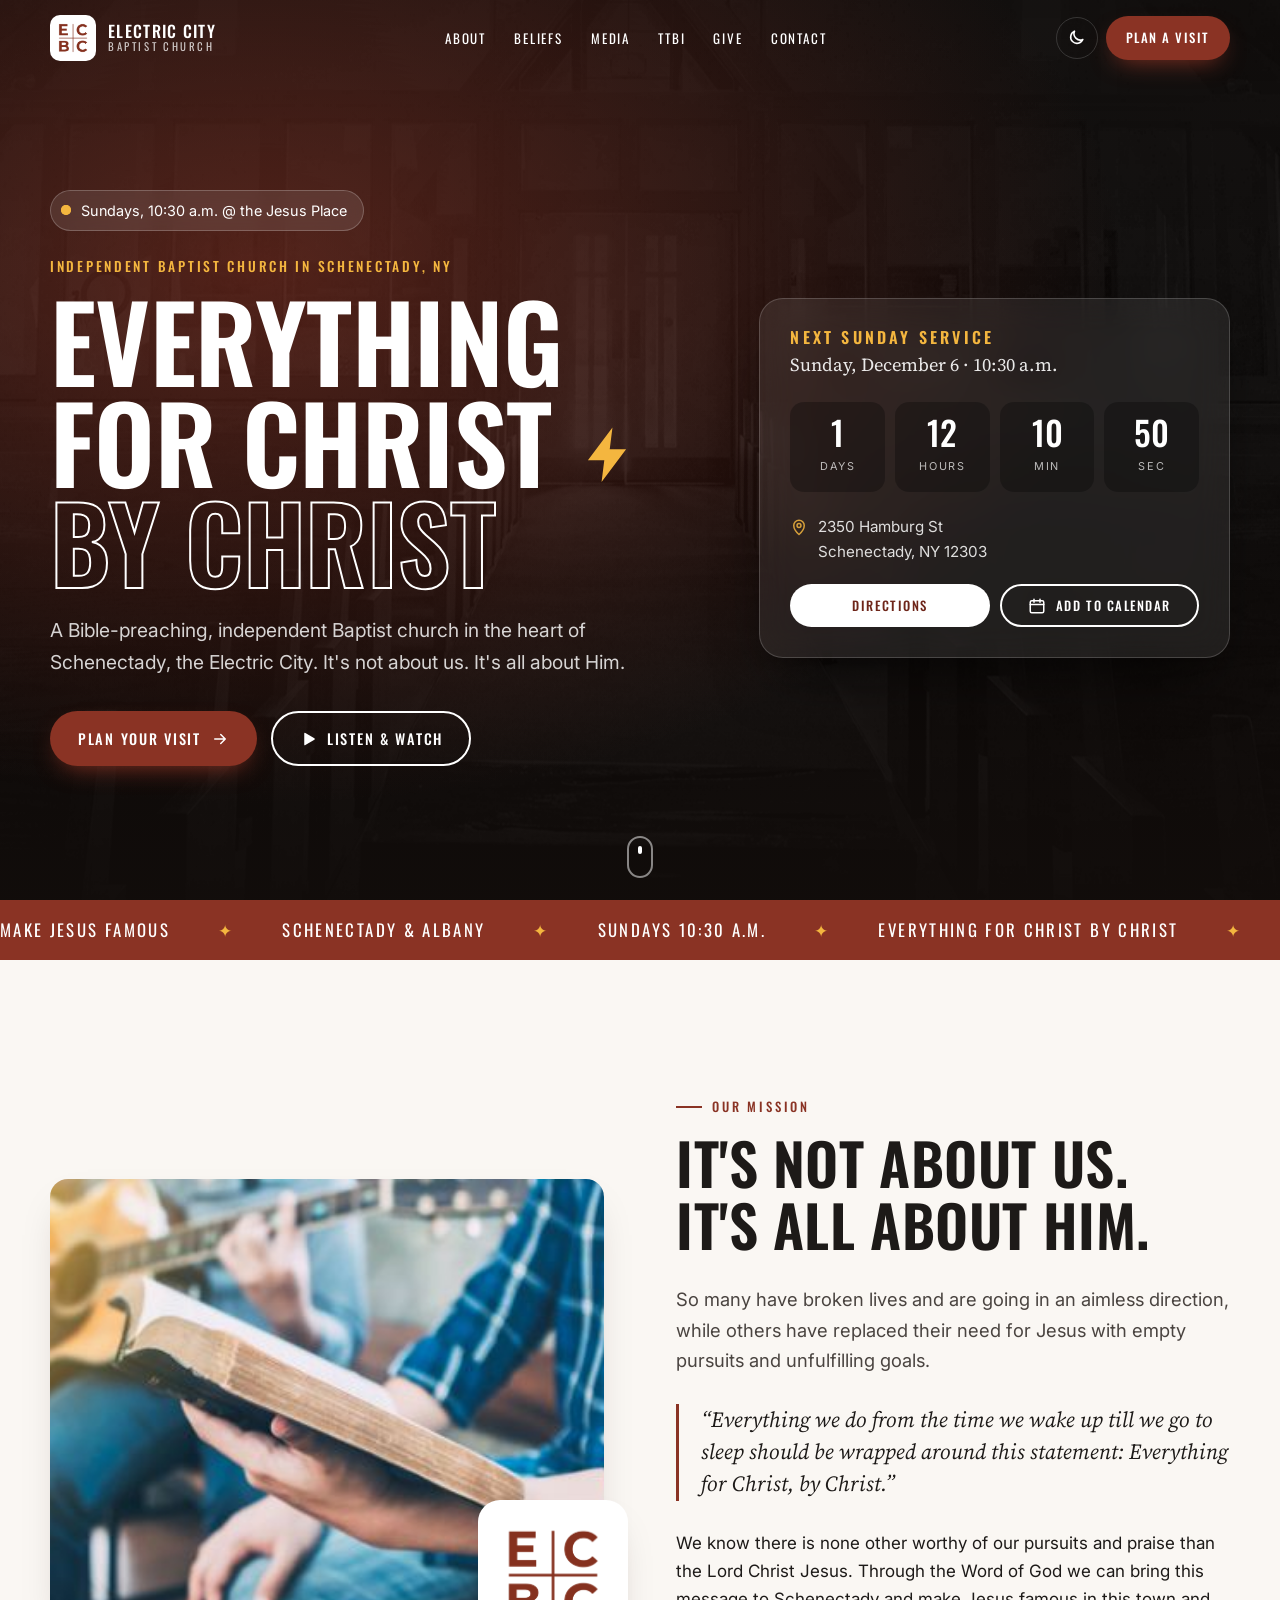
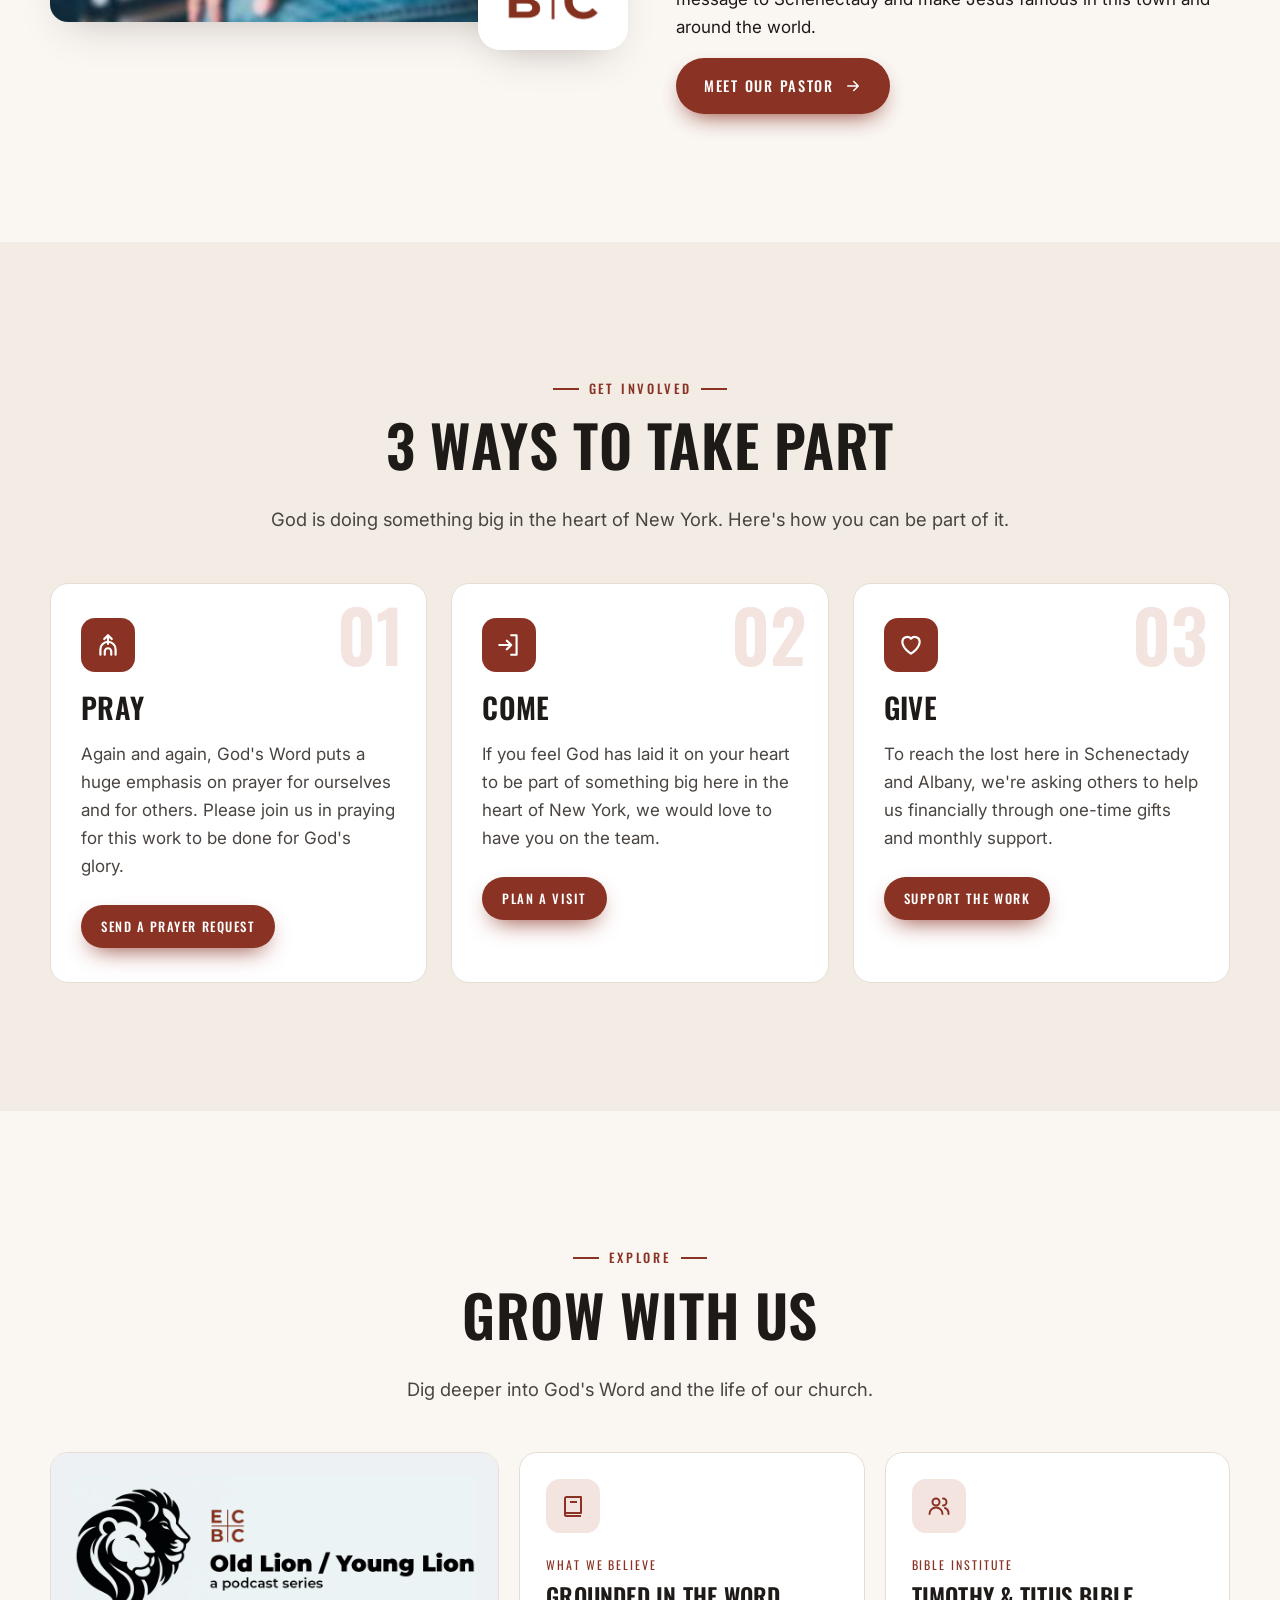
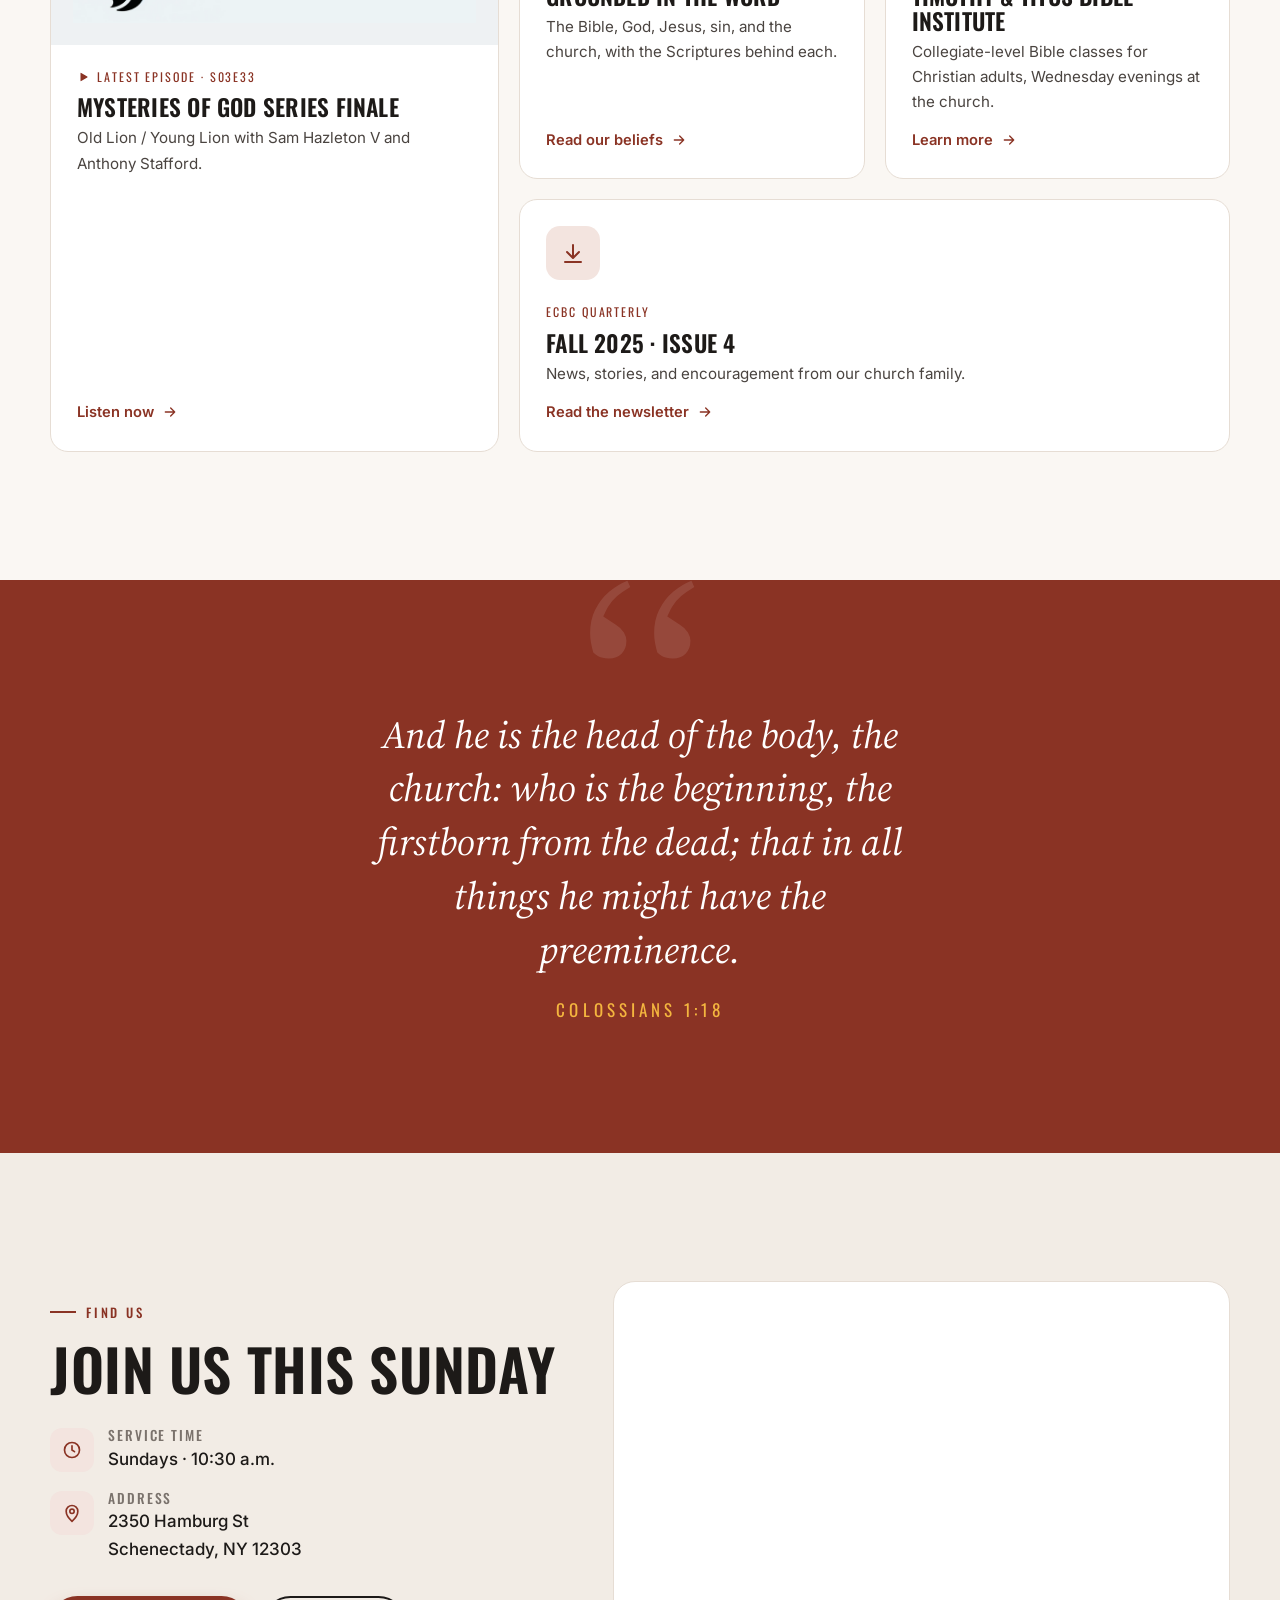
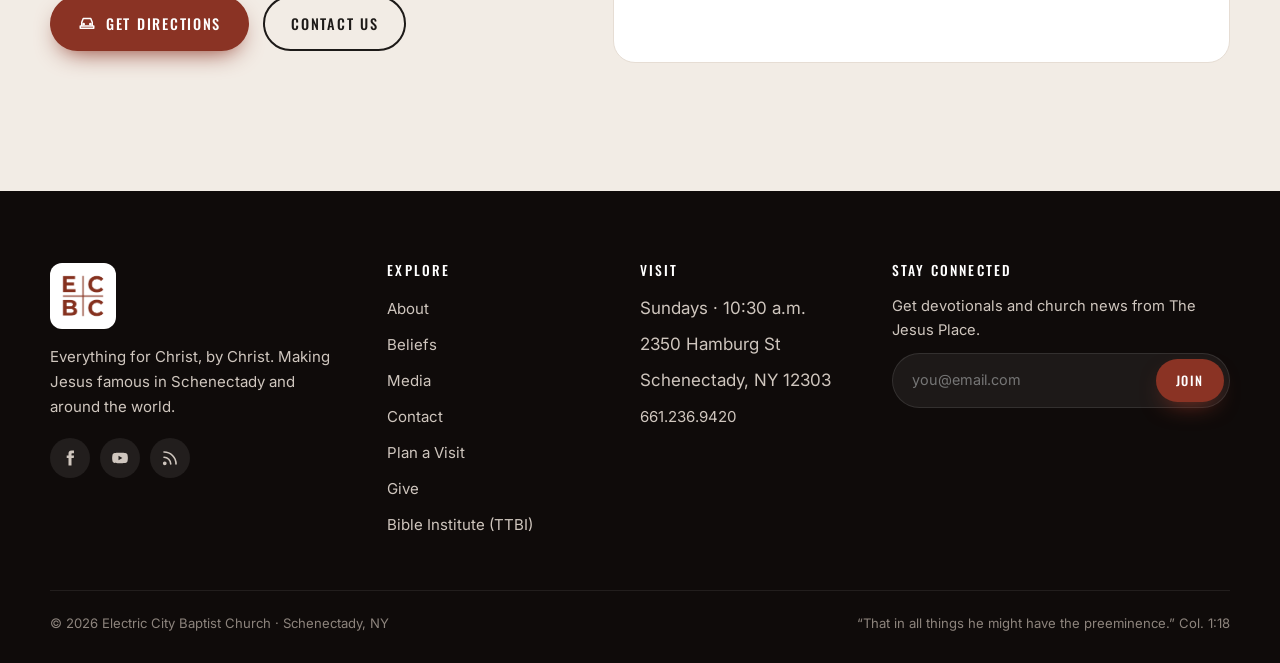
<file: index.html>
<!doctype html>
<html lang="en">
<head>
  <meta charset="utf-8">
  <meta name="viewport" content="width=device-width, initial-scale=1">
  <title>Baptist Church in Schenectady, NY | Electric City Baptist</title>
  <meta name="description" content="Independent Baptist church in Schenectady, NY. Sundays at 10:30 a.m., 2350 Hamburg St. Bible preaching, warm welcome. Plan your visit.">
  <meta name="theme-color" content="#8a3324">
  <meta name="robots" content="noindex, nofollow">
  <link rel="icon" type="image/png" href="assets/ecbc-logo.png">
  <link rel="apple-touch-icon" href="assets/ecbc-logo.png">
  <meta property="og:title" content="Baptist Church in Schenectady, NY | Electric City Baptist">
  <meta property="og:description" content="Independent Baptist church in Schenectady, NY. Sundays at 10:30 a.m., 2350 Hamburg St. Bible preaching, warm welcome. Plan your visit.">
  <meta property="og:image" content="https://atlantic-ministries-trust.github.io/electriccitybaptist/assets/ecbc-logo.png">
  <meta property="og:url" content="https://atlantic-ministries-trust.github.io/electriccitybaptist/">
  <meta property="og:type" content="website">
  <meta property="og:site_name" content="Electric City Baptist Church">
  <meta name="twitter:card" content="summary">
  <link rel="canonical" href="https://atlantic-ministries-trust.github.io/electriccitybaptist/">
  <link rel="preconnect" href="https://fonts.googleapis.com">
  <link rel="preconnect" href="https://fonts.gstatic.com" crossorigin>
  <link href="https://fonts.googleapis.com/css2?family=Inter:wght@400;500;600;700&family=Oswald:wght@400;500;600&family=Source+Serif+4:ital,wght@0,400;1,400&display=swap" rel="stylesheet">
  <link rel="stylesheet" href="css/styles.css?v=2">
  <script>
    try { const t = localStorage.getItem("ecbc-theme"); if (t) document.documentElement.dataset.theme = t; } catch (e) {}
  </script>
  <script type="application/ld+json">
{
  "@context": "https://schema.org",
  "@graph": [
    {
      "@type": "Church",
      "@id": "https://atlantic-ministries-trust.github.io/electriccitybaptist/#church",
      "name": "Electric City Baptist Church",
      "alternateName": "ECBC",
      "description": "An independent Baptist church in Schenectady, NY. Sundays at 10:30 a.m. Everything for Christ, by Christ.",
      "url": "https://atlantic-ministries-trust.github.io/electriccitybaptist/",
      "logo": "https://atlantic-ministries-trust.github.io/electriccitybaptist/assets/ecbc-logo.png",
      "image": "https://atlantic-ministries-trust.github.io/electriccitybaptist/assets/stafford-family.jpg",
      "telephone": "+1-661-236-9420",
      "address": {
        "@type": "PostalAddress",
        "streetAddress": "2350 Hamburg St",
        "addressLocality": "Schenectady",
        "addressRegion": "NY",
        "postalCode": "12303",
        "addressCountry": "US"
      },
      "geo": {
        "@type": "GeoCoordinates",
        "latitude": 42.781,
        "longitude": -73.9327
      },
      "hasMap": "https://www.google.com/maps/search/?api=1&query=2350+Hamburg+St,+Schenectady,+NY+12303",
      "event": {
        "@type": "Event",
        "name": "Sunday Worship",
        "eventSchedule": {
          "@type": "Schedule",
          "byDay": "https://schema.org/Sunday",
          "repeatFrequency": "P1W",
          "startTime": "10:30",
          "scheduleTimezone": "America/New_York"
        },
        "location": {
          "@type": "Place",
          "name": "Electric City Baptist Church",
          "address": "2350 Hamburg St, Schenectady, NY 12303"
        }
      },
      "employee": {
        "@type": "Person",
        "name": "Anthony Stafford",
        "jobTitle": "Pastor"
      },
      "sameAs": [
        "https://www.facebook.com/ElectricCityBaptist/",
        "https://thejesusplace.substack.com/"
      ]
    },
    {
      "@type": "WebSite",
      "@id": "https://atlantic-ministries-trust.github.io/electriccitybaptist/#website",
      "url": "https://atlantic-ministries-trust.github.io/electriccitybaptist/",
      "name": "Electric City Baptist Church",
      "publisher": {
        "@id": "https://atlantic-ministries-trust.github.io/electriccitybaptist/#church"
      }
    }
  ]
}
  </script>
</head>
<body>
<a class="skip" href="#main">Skip to content</a>

<!-- Icon sprite -->
<svg width="0" height="0" style="position:absolute" aria-hidden="true">
  <defs>
    <symbol id="i-pin" viewBox="0 0 24 24" fill="none" stroke="currentColor" stroke-width="2" stroke-linecap="round" stroke-linejoin="round"><path d="M12 22s7-6.2 7-12a7 7 0 1 0-14 0c0 5.8 7 12 7 12Z"/><circle cx="12" cy="10" r="2.6"/></symbol>
    <symbol id="i-clock" viewBox="0 0 24 24" fill="none" stroke="currentColor" stroke-width="2" stroke-linecap="round"><circle cx="12" cy="12" r="9"/><path d="M12 7v5l3 2"/></symbol>
    <symbol id="i-cal" viewBox="0 0 24 24" fill="none" stroke="currentColor" stroke-width="2" stroke-linecap="round"><rect x="3" y="5" width="18" height="16" rx="2"/><path d="M3 10h18M8 3v4M16 3v4"/></symbol>
    <symbol id="i-play" viewBox="0 0 24 24" fill="currentColor"><path d="M7 4.8v14.4a1 1 0 0 0 1.5.86l12-7.2a1 1 0 0 0 0-1.72l-12-7.2A1 1 0 0 0 7 4.8Z"/></symbol>
    <symbol id="i-pause" viewBox="0 0 24 24" fill="currentColor"><rect x="6" y="4" width="4" height="16" rx="1"/><rect x="14" y="4" width="4" height="16" rx="1"/></symbol>
    <symbol id="i-pray" viewBox="0 0 24 24" fill="none" stroke="currentColor" stroke-width="2" stroke-linecap="round" stroke-linejoin="round"><path d="M12 3v8M8.5 6.5 12 3l3.5 3.5"/><path d="M5 21v-5a7 7 0 0 1 14 0v5"/><path d="M9 21v-3a3 3 0 0 1 6 0v3"/></symbol>
    <symbol id="i-door" viewBox="0 0 24 24" fill="none" stroke="currentColor" stroke-width="2" stroke-linecap="round" stroke-linejoin="round"><path d="M14 3h5v18h-5"/><path d="M3 12h11M10 8l4 4-4 4"/></symbol>
    <symbol id="i-heart" viewBox="0 0 24 24" fill="none" stroke="currentColor" stroke-width="2" stroke-linejoin="round"><path d="M12 20s-8-4.9-8-11a4.5 4.5 0 0 1 8-2.8A4.5 4.5 0 0 1 20 9c0 6.1-8 11-8 11Z"/></symbol>
    <symbol id="i-book" viewBox="0 0 24 24" fill="none" stroke="currentColor" stroke-width="2" stroke-linejoin="round"><path d="M4 4.5A1.5 1.5 0 0 1 5.5 3H20v16H5.5A1.5 1.5 0 0 0 4 20.5Z"/><path d="M4 20.5A1.5 1.5 0 0 0 5.5 22H20M9 8h7"/></symbol>
    <symbol id="i-users" viewBox="0 0 24 24" fill="none" stroke="currentColor" stroke-width="2" stroke-linecap="round"><circle cx="9" cy="8" r="3.5"/><path d="M2.5 20a6.5 6.5 0 0 1 13 0"/><path d="M16 4.5a3.5 3.5 0 0 1 0 7M18 14a6 6 0 0 1 3.5 6"/></symbol>
    <symbol id="i-music" viewBox="0 0 24 24" fill="none" stroke="currentColor" stroke-width="2" stroke-linecap="round"><path d="M9 18V5l11-2v13"/><circle cx="6" cy="18" r="3"/><circle cx="17" cy="16" r="3"/></symbol>
    <symbol id="i-phone" viewBox="0 0 24 24" fill="none" stroke="currentColor" stroke-width="2" stroke-linejoin="round"><path d="M5 3h3.5l2 5-2.5 1.5a11 11 0 0 0 6.5 6.5L16 13.5l5 2V19a2 2 0 0 1-2 2A16 16 0 0 1 3 5a2 2 0 0 1 2-2Z"/></symbol>
    <symbol id="i-mail" viewBox="0 0 24 24" fill="none" stroke="currentColor" stroke-width="2" stroke-linejoin="round"><rect x="3" y="5" width="18" height="14" rx="2"/><path d="m3 7 9 6 9-6"/></symbol>
    <symbol id="i-fb" viewBox="0 0 24 24" fill="currentColor"><path d="M14 8.5V6.8c0-.8.5-1 1-1h2.3V2.1L14.2 2C10.8 2 10 4.5 10 6.2v2.3H7.6V12H10v10h4V12h3l.4-3.5Z"/></symbol>
    <symbol id="i-yt" viewBox="0 0 24 24" fill="currentColor"><path d="M22 7.6a3 3 0 0 0-2-2C18.2 5 12 5 12 5s-6.2 0-8 .6a3 3 0 0 0-2 2A31 31 0 0 0 1.5 12 31 31 0 0 0 2 16.4a3 3 0 0 0 2 2c1.8.6 8 .6 8 .6s6.2 0 8-.6a3 3 0 0 0 2-2 31 31 0 0 0 .5-4.4 31 31 0 0 0-.5-4.4ZM10 15V9l5.2 3Z"/></symbol>
    <symbol id="i-rss" viewBox="0 0 24 24" fill="none" stroke="currentColor" stroke-width="2.2" stroke-linecap="round"><path d="M4 11a9 9 0 0 1 9 9M4 4a16 16 0 0 1 16 16"/><circle cx="5" cy="19" r="1.4" fill="currentColor"/></symbol>
    <symbol id="i-search" viewBox="0 0 24 24" fill="none" stroke="currentColor" stroke-width="2" stroke-linecap="round"><circle cx="11" cy="11" r="7"/><path d="m20 20-3.5-3.5"/></symbol>
    <symbol id="i-down" viewBox="0 0 24 24" fill="none" stroke="currentColor" stroke-width="2" stroke-linecap="round" stroke-linejoin="round"><path d="M12 4v12M6 11l6 6 6-6M4 21h16"/></symbol>
    <symbol id="i-arrow" viewBox="0 0 24 24" fill="none" stroke="currentColor" stroke-width="2" stroke-linecap="round" stroke-linejoin="round"><path d="M5 12h14M13 6l6 6-6 6"/></symbol>
    <symbol id="i-check" viewBox="0 0 24 24" fill="none" stroke="currentColor" stroke-width="2.6" stroke-linecap="round" stroke-linejoin="round"><path d="m5 12 5 5L20 7"/></symbol>
    <symbol id="i-copy" viewBox="0 0 24 24" fill="none" stroke="currentColor" stroke-width="2"><rect x="9" y="9" width="12" height="12" rx="2"/><path d="M5 15V5a2 2 0 0 1 2-2h10"/></symbol>
    <symbol id="i-moon" viewBox="0 0 24 24" fill="none" stroke="currentColor" stroke-width="2" stroke-linejoin="round"><path d="M20 14.5A8 8 0 0 1 9.5 4 8 8 0 1 0 20 14.5Z"/></symbol>
    <symbol id="i-sun" viewBox="0 0 24 24" fill="none" stroke="currentColor" stroke-width="2" stroke-linecap="round"><circle cx="12" cy="12" r="4"/><path d="M12 2v2M12 20v2M4.9 4.9l1.4 1.4M17.7 17.7l1.4 1.4M2 12h2M20 12h2M4.9 19.1l1.4-1.4M17.7 6.3l1.4-1.4"/></symbol>
    <symbol id="i-lock" viewBox="0 0 24 24" fill="none" stroke="currentColor" stroke-width="2" stroke-linecap="round"><rect x="4" y="11" width="16" height="10" rx="2"/><path d="M8 11V7a4 4 0 0 1 8 0v4"/></symbol>
    <symbol id="i-menu" viewBox="0 0 24 24" fill="none" stroke="currentColor" stroke-width="2" stroke-linecap="round"><path d="M4 7h16M4 12h16M4 17h10"/></symbol>
    <symbol id="i-x" viewBox="0 0 24 24" fill="none" stroke="currentColor" stroke-width="2" stroke-linecap="round"><path d="M6 6l12 12M18 6 6 18"/></symbol>
    <symbol id="i-bolt" viewBox="0 0 24 24" fill="currentColor"><path d="M13 2 4 14h6l-1 8 9-12h-6Z"/></symbol>
    <symbol id="i-car" viewBox="0 0 24 24" fill="none" stroke="currentColor" stroke-width="2" stroke-linejoin="round"><path d="M5 16V11l2-5h10l2 5v5M3 16h18v3H3Z"/><circle cx="7.5" cy="13.5" r=".8" fill="currentColor"/><circle cx="16.5" cy="13.5" r=".8" fill="currentColor"/></symbol>
  </defs>
</svg>

<!-- Header -->
<header class="site-header" id="header">
  <div class="container nav">
    <a class="brand" href="index.html" aria-label="Electric City Baptist Church home">
      <img class="brand-mark" src="assets/ecbc-logo.png" alt="ECBC logo">
      <span class="brand-name">Electric City<small>Baptist Church</small></span>
    </a>
    <nav aria-label="Primary">
      <ul class="nav-links">
        <li><a href="about.html">About</a></li>
        <li><a href="beliefs.html">Beliefs</a></li>
        <li><a href="media.html">Media</a></li>
        <li><a href="ttbi.html">TTBI</a></li>
        <li><a href="give.html">Give</a></li>
        <li><a href="contact.html">Contact</a></li>
      </ul>
    </nav>
    <div class="nav-actions">
      <button class="icon-btn" id="themeToggle" aria-label="Toggle dark mode"><svg><use href="#i-moon"/></svg></button>
      <a class="btn btn-primary btn-sm" href="visit.html">Plan a Visit</a>
      <button class="icon-btn menu-toggle" id="menuOpen" aria-label="Open menu" aria-expanded="false" aria-controls="mobileMenu"><svg><use href="#i-menu"/></svg></button>
    </div>
  </div>
</header>

<div class="mobile-menu" id="mobileMenu" aria-hidden="true">
  <button class="icon-btn close" id="menuClose" aria-label="Close menu"><svg><use href="#i-x"/></svg></button>
  <ul>
    <li><a href="index.html">Home</a></li>
    <li><a href="about.html">About</a></li>
    <li><a href="visit.html">Plan a Visit</a></li>
    <li><a href="beliefs.html">Beliefs</a></li>
    <li><a href="media.html">Media</a></li>
    <li><a href="ttbi.html">Bible Institute</a></li>
    <li><a href="give.html">Give</a></li>
    <li><a href="contact.html">Contact</a></li>
  </ul>
  <p class="meta">Sundays · 10:30 a.m.<br>2350 Hamburg St, Schenectady, NY</p>
</div>

<main id="main">

<!-- Hero -->
<section class="hero" id="top">
  <div class="hero-bg" id="heroBg"></div>
  <div class="container hero-grid">
    <div>
      <div class="service-pill reveal"><span class="pulse"></span> Sundays, 10:30 a.m. @ the Jesus Place</div>
      <h1 class="hero-kicker reveal">Independent Baptist Church in Schenectady, NY</h1>
      <p class="hero-title reveal" data-delay="1">Everything<br>for Christ <span class="bolt"><svg width=".62em" height=".62em"><use href="#i-bolt"/></svg></span><br><em>by Christ</em></p>
      <p class="lead reveal" data-delay="2">A Bible-preaching, independent Baptist church in the heart of Schenectady, the Electric City. It's not about us. It's all about Him.</p>
      <div class="hero-ctas reveal" data-delay="3">
        <a class="btn btn-primary" href="visit.html">Plan Your Visit <svg><use href="#i-arrow"/></svg></a>
        <a class="btn btn-ghost" href="media.html"><svg><use href="#i-play"/></svg> Listen &amp; Watch</a>
      </div>
    </div>

    <aside class="countdown-card reveal" data-delay="2" id="countdown" aria-live="polite">
      <h2>Next Sunday Service</h2>
      <p class="when" id="nextDate">Sunday · 10:30 a.m.</p>
      <div class="count">
        <div><b id="cdD">0</b><span>Days</span></div>
        <div><b id="cdH">00</b><span>Hours</span></div>
        <div><b id="cdM">00</b><span>Min</span></div>
        <div><b id="cdS">00</b><span>Sec</span></div>
      </div>
      <div class="live-now">⚡ We're worshiping now. Come on in!</div>
      <address><svg><use href="#i-pin"/></svg><span>2350 Hamburg St<br>Schenectady, NY 12303</span></address>
      <div class="countdown-actions">
        <a class="btn btn-light btn-sm" target="_blank" rel="noopener" href="https://www.google.com/maps/dir/?api=1&destination=2350+Hamburg+St,+Schenectady,+NY+12303">Directions</a>
        <button class="btn btn-ghost btn-sm" id="addCal"><svg><use href="#i-cal"/></svg> Add to Calendar</button>
      </div>
    </aside>
  </div>
  <div class="scroll-cue" aria-hidden="true"></div>
</section>

<div class="marquee" aria-hidden="true">
  <div class="marquee-track">
    <span>Make Jesus famous</span><span>Schenectady &amp; Albany</span><span>Sundays 10:30 a.m.</span><span>Everything for Christ by Christ</span><span>All about Him</span>
    <span>Make Jesus famous</span><span>Schenectady &amp; Albany</span><span>Sundays 10:30 a.m.</span><span>Everything for Christ by Christ</span><span>All about Him</span>
  </div>
</div>

<!-- Mission -->
<section class="mission" id="about">
  <div class="container mission-grid">
    <div class="mission-media reveal">
      <img src="assets/worship.jpg" alt="An open Bible held during worship" loading="lazy">
      <div class="badge"><img src="assets/ecbc-logo.png" alt="Electric City Baptist Church logo"></div>
    </div>
    <div class="reveal" data-delay="1">
      <p class="eyebrow">Our Mission</p>
      <h2>It's not about us.<br>It's all about Him.</h2>
      <p class="lead">So many have broken lives and are going in an aimless direction, while others have replaced their need for Jesus with empty pursuits and unfulfilling goals.</p>
      <blockquote>“Everything we do from the time we wake up till we go to sleep should be wrapped around this statement: Everything for Christ, by Christ.”</blockquote>
      <p>We know there is none other worthy of our pursuits and praise than the Lord Christ Jesus. Through the Word of God we can bring this message to Schenectady and make Jesus famous in this town and around the world.</p>
      <a class="btn btn-primary" href="about.html#family">Meet Our Pastor <svg><use href="#i-arrow"/></svg></a>
    </div>
  </div>
</section>

<!-- Ways to take part -->
<section class="ways" id="involved">
  <div class="container">
    <div class="section-head center reveal">
      <p class="eyebrow">Get Involved</p>
      <h2>3 Ways to Take Part</h2>
      <p class="lead">God is doing something big in the heart of New York. Here's how you can be part of it.</p>
    </div>
    <div class="ways-grid">
      <article class="way reveal">
        <span class="way-num">01</span>
        <div class="way-icon"><svg><use href="#i-pray"/></svg></div>
        <h3>Pray</h3>
        <p>Again and again, God's Word puts a huge emphasis on prayer for ourselves and for others. Please join us in praying for this work to be done for God's glory.</p>
        <button class="btn btn-primary btn-sm" data-open="prayerDialog">Send a Prayer Request</button>
      </article>
      <article class="way reveal" data-delay="1">
        <span class="way-num">02</span>
        <div class="way-icon"><svg><use href="#i-door"/></svg></div>
        <h3>Come</h3>
        <p>If you feel God has laid it on your heart to be part of something big here in the heart of New York, we would love to have you on the team.</p>
        <a class="btn btn-primary btn-sm" href="visit.html">Plan a Visit</a>
      </article>
      <article class="way reveal" data-delay="2">
        <span class="way-num">03</span>
        <div class="way-icon"><svg><use href="#i-heart"/></svg></div>
        <h3>Give</h3>
        <p>To reach the lost here in Schenectady and Albany, we're asking others to help us financially through one-time gifts and monthly support.</p>
        <a class="btn btn-primary btn-sm" href="give.html">Support the Work</a>
      </article>
    </div>
  </div>
</section>

<!-- Explore -->
<section class="explore">
  <div class="container">
    <div class="section-head center reveal">
      <p class="eyebrow">Explore</p>
      <h2>Grow With Us</h2>
      <p class="lead">Dig deeper into God's Word and the life of our church.</p>
    </div>
    <div class="explore-grid">
      <a class="tile tile-media reveal" href="media.html#podcast">
        <div class="tile-art"><img src="assets/old-lion-young-lion.png" alt="Old Lion / Young Lion podcast" loading="lazy"></div>
        <div class="tile-body">
          <span class="tile-tag"><svg><use href="#i-play"/></svg> Latest episode · S03E33</span>
          <h3>Mysteries of God series finale</h3>
          <p>Old Lion / Young Lion with Sam Hazleton V and Anthony Stafford.</p>
          <span class="tile-link">Listen now <svg><use href="#i-arrow"/></svg></span>
        </div>
      </a>
      <a class="tile reveal" data-delay="1" href="beliefs.html">
        <div class="tile-icon"><svg><use href="#i-book"/></svg></div>
        <div class="tile-body">
          <span class="tile-tag">What We Believe</span>
          <h3>Grounded in the Word</h3>
          <p>The Bible, God, Jesus, sin, and the church, with the Scriptures behind each.</p>
          <span class="tile-link">Read our beliefs <svg><use href="#i-arrow"/></svg></span>
        </div>
      </a>
      <a class="tile reveal" data-delay="2" href="ttbi.html">
        <div class="tile-icon"><svg><use href="#i-users"/></svg></div>
        <div class="tile-body">
          <span class="tile-tag">Bible Institute</span>
          <h3>Timothy &amp; Titus Bible Institute</h3>
          <p>Collegiate-level Bible classes for Christian adults, Wednesday evenings at the church.</p>
          <span class="tile-link">Learn more <svg><use href="#i-arrow"/></svg></span>
        </div>
      </a>
      <a class="tile reveal" data-delay="3" href="media.html#quarterly">
        <div class="tile-icon"><svg><use href="#i-down"/></svg></div>
        <div class="tile-body">
          <span class="tile-tag">ECBC Quarterly</span>
          <h3>Fall 2025 · Issue 4</h3>
          <p>News, stories, and encouragement from our church family.</p>
          <span class="tile-link">Read the newsletter <svg><use href="#i-arrow"/></svg></span>
        </div>
      </a>
    </div>
  </div>
</section>

<!-- Verse -->
<section class="verse">
  <div class="container reveal">
    <blockquote>And he is the head of the body, the church: who is the beginning, the firstborn from the dead; that in all things he might have the preeminence.</blockquote>
    <cite>Colossians 1:18</cite>
  </div>
</section>

<!-- Find us -->
<section class="findus">
  <div class="container findus-grid">
    <div class="reveal">
      <p class="eyebrow">Find Us</p>
      <h2>Join Us This Sunday</h2>
      <div class="findus-facts">
        <div class="info-row"><div class="ico"><svg><use href="#i-clock"/></svg></div><div><h4>Service Time</h4><p>Sundays · 10:30 a.m.</p></div></div>
        <div class="info-row"><div class="ico"><svg><use href="#i-pin"/></svg></div><div><h4>Address</h4><p>2350 Hamburg St<br>Schenectady, NY 12303</p></div></div>
      </div>
      <div class="hero-ctas">
        <a class="btn btn-primary" target="_blank" rel="noopener" href="https://www.google.com/maps/dir/?api=1&destination=2350+Hamburg+St,+Schenectady,+NY+12303"><svg><use href="#i-car"/></svg> Get Directions</a>
        <a class="btn btn-ghost btn-dark" href="contact.html">Contact Us</a>
      </div>
    </div>
    <div class="map reveal" data-delay="1">
      <iframe title="Map to Electric City Baptist Church" loading="lazy" referrerpolicy="no-referrer-when-downgrade" src="https://www.google.com/maps?q=2350+Hamburg+St,+Schenectady,+NY+12303&z=15&output=embed"></iframe>
    </div>
  </div>
</section>

</main>

<!-- Footer -->
<footer class="site-footer">
  <div class="container">
    <div class="footer-grid">
      <div class="footer-brand">
        <img src="assets/ecbc-logo.png" alt="Electric City Baptist Church logo">
        <p>Everything for Christ, by Christ. Making Jesus famous in Schenectady and around the world.</p>
        <div class="socials">
          <a href="https://www.facebook.com/ElectricCityBaptist/" target="_blank" rel="noopener" aria-label="Facebook"><svg><use href="#i-fb"/></svg></a>
          <a href="https://www.youtube.com/watch?v=MotVsbWxx8M" target="_blank" rel="noopener" aria-label="YouTube"><svg><use href="#i-yt"/></svg></a>
          <a href="https://wp.electriccitybaptist.com/series/old-lion-young-lion/feed/" target="_blank" rel="noopener" aria-label="Podcast RSS"><svg><use href="#i-rss"/></svg></a>
        </div>
      </div>
      <div>
        <h4>Explore</h4>
        <ul>
          <li><a href="about.html">About</a></li>
          <li><a href="beliefs.html">Beliefs</a></li>
          <li><a href="media.html">Media</a></li>
          <li><a href="contact.html">Contact</a></li>
          <li><a href="visit.html">Plan a Visit</a></li>
          <li><a href="give.html">Give</a></li>
          <li><a href="ttbi.html">Bible Institute (TTBI)</a></li>
        </ul>
      </div>
      <div>
        <h4>Visit</h4>
        <ul>
          <li>Sundays · 10:30 a.m.</li>
          <li>2350 Hamburg St</li>
          <li>Schenectady, NY 12303</li>
          <li><a href="tel:+16612369420">661.236.9420</a></li>
        </ul>
      </div>
      <div>
        <h4>Stay Connected</h4>
        <p style="font-size:.92rem;margin:0">Get devotionals and church news from The Jesus Place.</p>
        <form class="newsletter" id="newsletter">
          <label class="sr-only" for="nlEmail">Email address</label>
          <input id="nlEmail" type="email" placeholder="you@email.com" required>
          <button class="btn btn-primary btn-sm" type="submit">Join</button>
        </form>
      </div>
    </div>
    <div class="footer-bottom">
      <span>© <span id="year"></span> Electric City Baptist Church · Schenectady, NY</span>
      <span>“That in all things he might have the preeminence.” Col. 1:18</span>
    </div>
  </div>
</footer>

<!-- Prayer request dialog -->
<dialog id="prayerDialog" aria-labelledby="prayerTitle">
  <button class="icon-btn dialog-close" data-close aria-label="Close"><svg><use href="#i-x"/></svg></button>
  <form class="dialog-inner" id="prayerForm" method="dialog">
    <p class="eyebrow">We'd be honored</p>
    <h3 id="prayerTitle">Prayer Request</h3>
    <p style="color:var(--ink-2);margin-top:0">Share how we can pray for you. Our church family takes every request to the Lord.</p>
    <div class="field"><label for="prName">Your name <span style="color:var(--muted);font-weight:400">(optional)</span></label><input id="prName" autocomplete="name"></div>
    <div class="field"><label for="prText">How can we pray?</label><textarea id="prText" rows="4" required></textarea></div>
    <div class="choice" style="margin-bottom:18px"><input type="checkbox" id="prPrivate"><label for="prPrivate" style="padding:10px 14px">Keep this private (pastor only)</label></div>
    <button class="btn btn-primary" type="submit" style="width:100%;justify-content:center">Send Request</button>
    <p class="form-note">Opens your email app with your request ready to send.</p>
  </form>
</dialog>

<nav class="mobile-cta" aria-label="Quick actions">
  <a href="visit.html"><svg><use href="#i-door"/></svg>Plan a Visit</a>
  <a href="https://www.google.com/maps/dir/?api=1&amp;destination=2350+Hamburg+St,+Schenectady,+NY+12303" target="_blank" rel="noopener"><svg><use href="#i-pin"/></svg>Directions</a>
  <a href="tel:+16612369420"><svg><use href="#i-phone"/></svg>Call</a>
</nav>

<div class="toast" id="toast" role="status"></div>

<script src="js/app.js?v=2"></script>
</body>
</html>
</file>
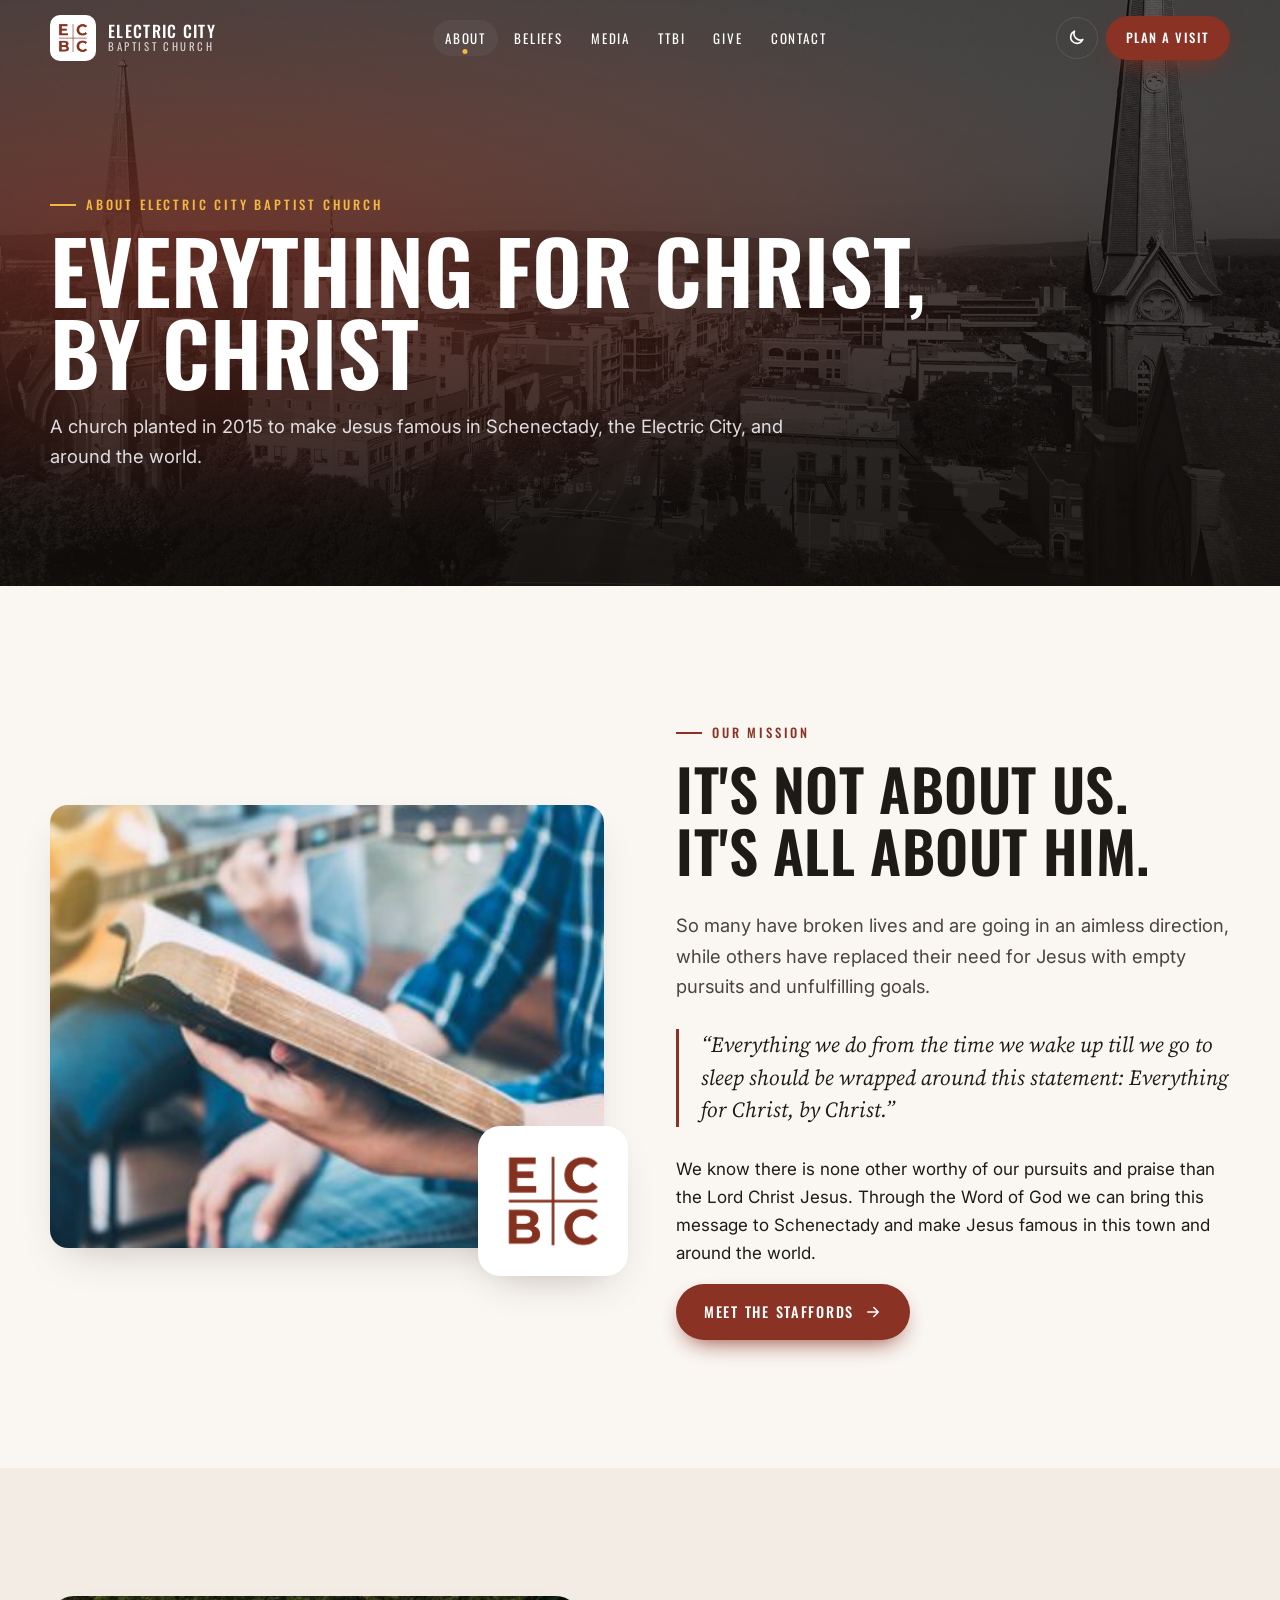
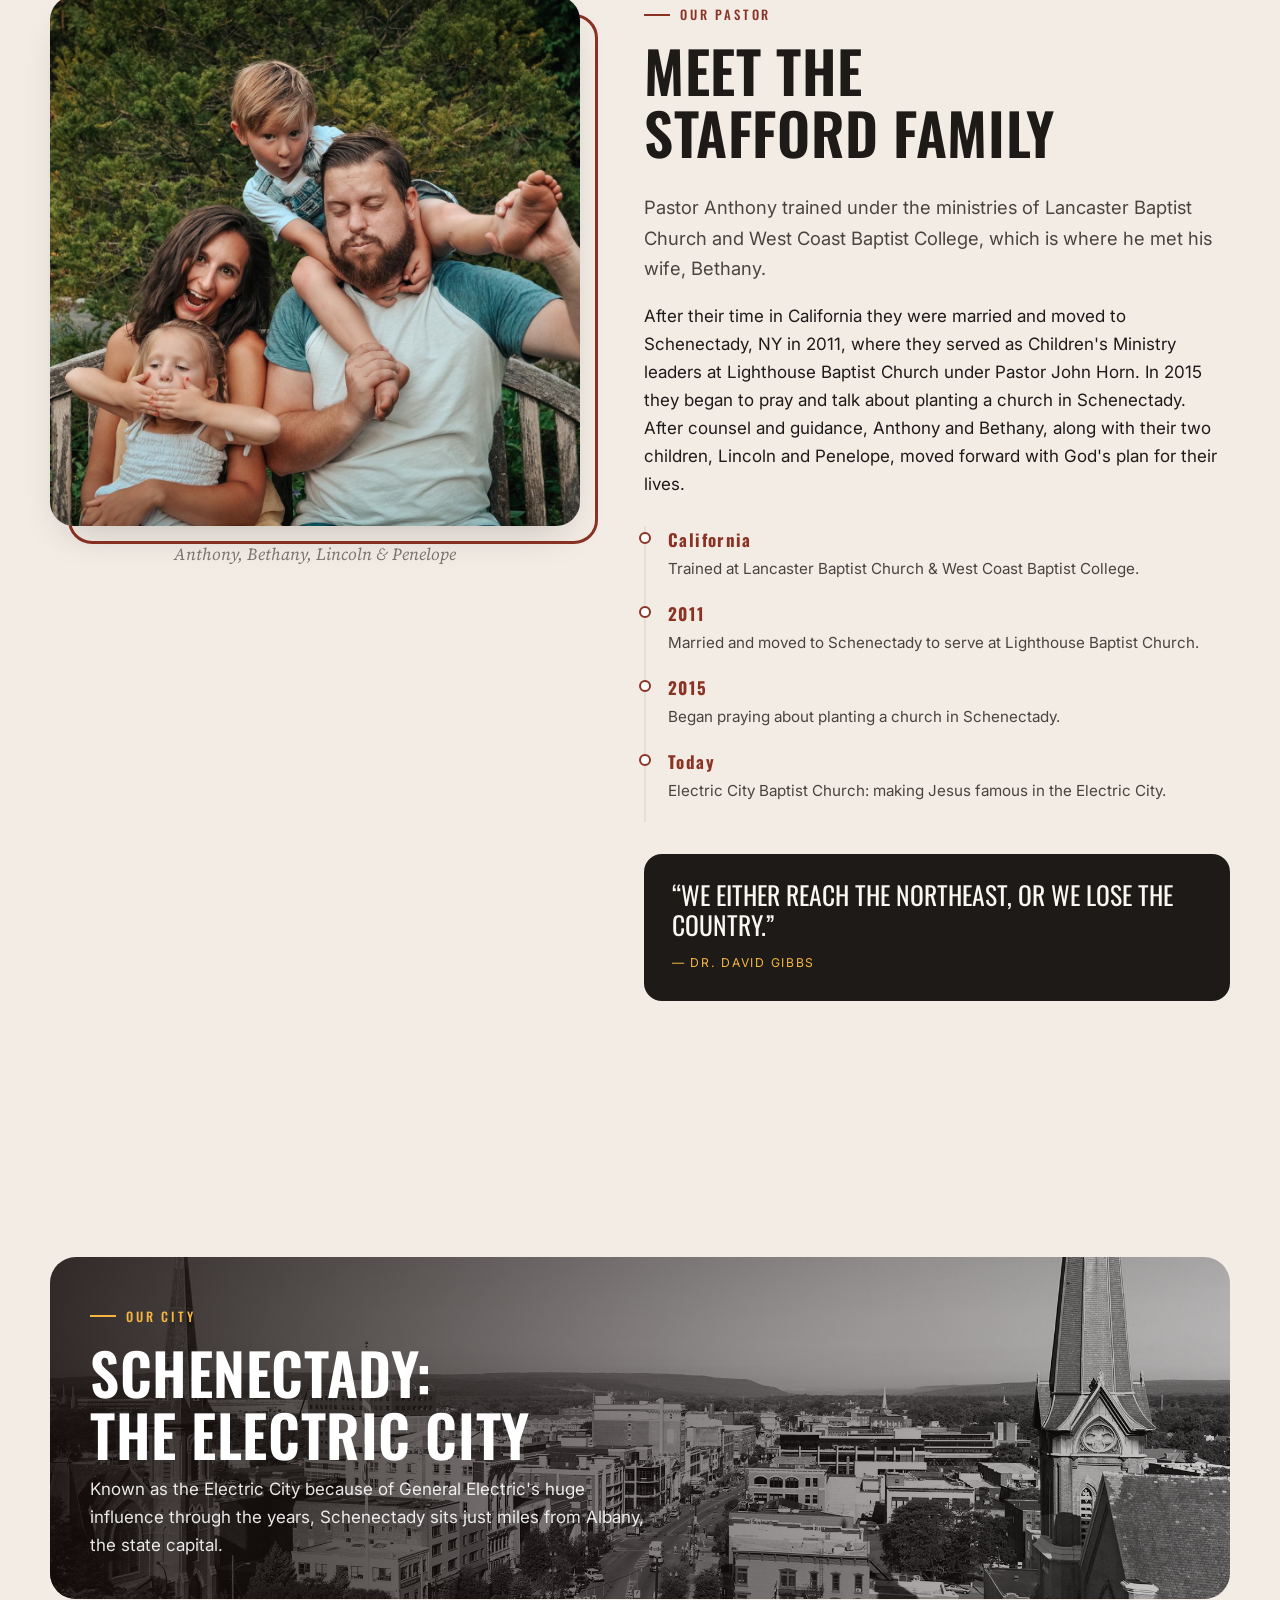
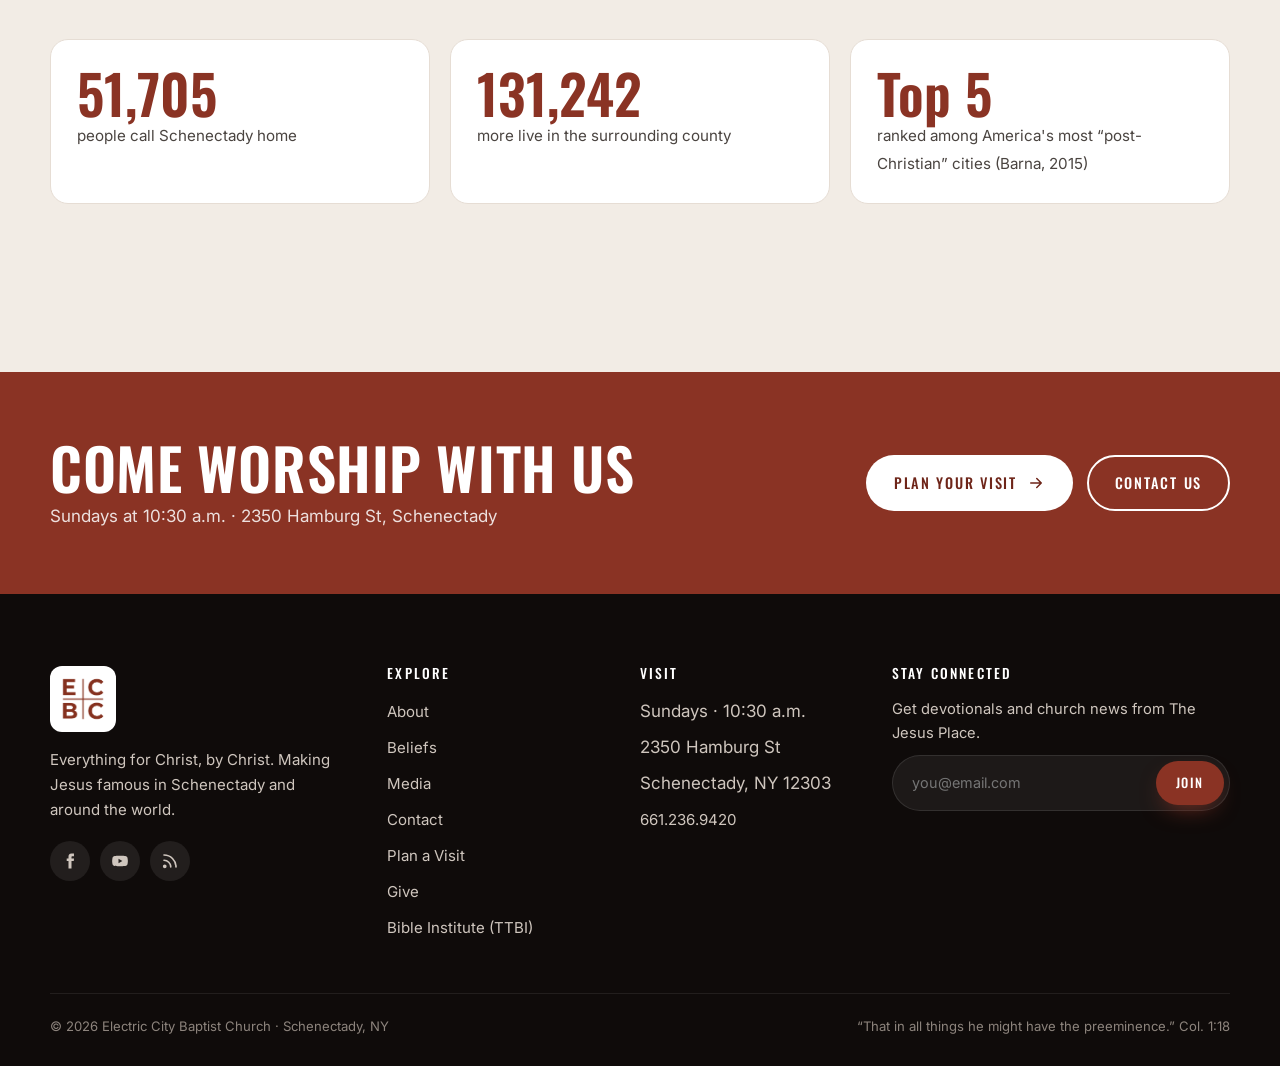
<file: about.html>
<!doctype html>
<html lang="en">
<head>
  <meta charset="utf-8">
  <meta name="viewport" content="width=device-width, initial-scale=1">
  <title>About Pastor Anthony Stafford | Electric City Baptist</title>
  <meta name="description" content="Meet Pastor Anthony Stafford and family and the story of Electric City Baptist Church, planted to reach Schenectady with the gospel.">
  <meta name="theme-color" content="#8a3324">
  <meta name="robots" content="noindex, nofollow">
  <link rel="icon" type="image/png" href="assets/ecbc-logo.png">
  <link rel="apple-touch-icon" href="assets/ecbc-logo.png">
  <meta property="og:title" content="About Pastor Anthony Stafford | Electric City Baptist">
  <meta property="og:description" content="Meet Pastor Anthony Stafford and family and the story of Electric City Baptist Church, planted to reach Schenectady with the gospel.">
  <meta property="og:image" content="https://atlantic-ministries-trust.github.io/electriccitybaptist/assets/ecbc-logo.png">
  <meta property="og:url" content="https://atlantic-ministries-trust.github.io/electriccitybaptist/about.html">
  <meta property="og:type" content="website">
  <meta property="og:site_name" content="Electric City Baptist Church">
  <meta name="twitter:card" content="summary">
  <link rel="canonical" href="https://atlantic-ministries-trust.github.io/electriccitybaptist/about.html">
  <link rel="preconnect" href="https://fonts.googleapis.com">
  <link rel="preconnect" href="https://fonts.gstatic.com" crossorigin>
  <link href="https://fonts.googleapis.com/css2?family=Inter:wght@400;500;600;700&family=Oswald:wght@400;500;600&family=Source+Serif+4:ital,wght@0,400;1,400&display=swap" rel="stylesheet">
  <link rel="stylesheet" href="css/styles.css?v=2">
  <script>
    try { const t = localStorage.getItem("ecbc-theme"); if (t) document.documentElement.dataset.theme = t; } catch (e) {}
  </script>
  <script type="application/ld+json">
{
  "@context": "https://schema.org",
  "@graph": [
    {
      "@type": "Church",
      "@id": "https://atlantic-ministries-trust.github.io/electriccitybaptist/#church",
      "name": "Electric City Baptist Church",
      "alternateName": "ECBC",
      "description": "An independent Baptist church in Schenectady, NY. Sundays at 10:30 a.m. Everything for Christ, by Christ.",
      "url": "https://atlantic-ministries-trust.github.io/electriccitybaptist/",
      "logo": "https://atlantic-ministries-trust.github.io/electriccitybaptist/assets/ecbc-logo.png",
      "image": "https://atlantic-ministries-trust.github.io/electriccitybaptist/assets/stafford-family.jpg",
      "telephone": "+1-661-236-9420",
      "address": {
        "@type": "PostalAddress",
        "streetAddress": "2350 Hamburg St",
        "addressLocality": "Schenectady",
        "addressRegion": "NY",
        "postalCode": "12303",
        "addressCountry": "US"
      },
      "geo": {
        "@type": "GeoCoordinates",
        "latitude": 42.781,
        "longitude": -73.9327
      },
      "hasMap": "https://www.google.com/maps/search/?api=1&query=2350+Hamburg+St,+Schenectady,+NY+12303",
      "event": {
        "@type": "Event",
        "name": "Sunday Worship",
        "eventSchedule": {
          "@type": "Schedule",
          "byDay": "https://schema.org/Sunday",
          "repeatFrequency": "P1W",
          "startTime": "10:30",
          "scheduleTimezone": "America/New_York"
        },
        "location": {
          "@type": "Place",
          "name": "Electric City Baptist Church",
          "address": "2350 Hamburg St, Schenectady, NY 12303"
        }
      },
      "employee": {
        "@type": "Person",
        "name": "Anthony Stafford",
        "jobTitle": "Pastor"
      },
      "sameAs": [
        "https://www.facebook.com/ElectricCityBaptist/",
        "https://thejesusplace.substack.com/"
      ]
    },
    {
      "@type": "WebSite",
      "@id": "https://atlantic-ministries-trust.github.io/electriccitybaptist/#website",
      "url": "https://atlantic-ministries-trust.github.io/electriccitybaptist/",
      "name": "Electric City Baptist Church",
      "publisher": {
        "@id": "https://atlantic-ministries-trust.github.io/electriccitybaptist/#church"
      }
    },
    {
      "@type": "BreadcrumbList",
      "itemListElement": [
        {
          "@type": "ListItem",
          "position": 1,
          "name": "Home",
          "item": "https://atlantic-ministries-trust.github.io/electriccitybaptist/"
        },
        {
          "@type": "ListItem",
          "position": 2,
          "name": "About",
          "item": "https://atlantic-ministries-trust.github.io/electriccitybaptist/about.html"
        }
      ]
    }
  ]
}
  </script>
</head>
<body>
<a class="skip" href="#main">Skip to content</a>

<!-- Icon sprite -->
<svg width="0" height="0" style="position:absolute" aria-hidden="true">
  <defs>
    <symbol id="i-pin" viewBox="0 0 24 24" fill="none" stroke="currentColor" stroke-width="2" stroke-linecap="round" stroke-linejoin="round"><path d="M12 22s7-6.2 7-12a7 7 0 1 0-14 0c0 5.8 7 12 7 12Z"/><circle cx="12" cy="10" r="2.6"/></symbol>
    <symbol id="i-clock" viewBox="0 0 24 24" fill="none" stroke="currentColor" stroke-width="2" stroke-linecap="round"><circle cx="12" cy="12" r="9"/><path d="M12 7v5l3 2"/></symbol>
    <symbol id="i-cal" viewBox="0 0 24 24" fill="none" stroke="currentColor" stroke-width="2" stroke-linecap="round"><rect x="3" y="5" width="18" height="16" rx="2"/><path d="M3 10h18M8 3v4M16 3v4"/></symbol>
    <symbol id="i-play" viewBox="0 0 24 24" fill="currentColor"><path d="M7 4.8v14.4a1 1 0 0 0 1.5.86l12-7.2a1 1 0 0 0 0-1.72l-12-7.2A1 1 0 0 0 7 4.8Z"/></symbol>
    <symbol id="i-pause" viewBox="0 0 24 24" fill="currentColor"><rect x="6" y="4" width="4" height="16" rx="1"/><rect x="14" y="4" width="4" height="16" rx="1"/></symbol>
    <symbol id="i-pray" viewBox="0 0 24 24" fill="none" stroke="currentColor" stroke-width="2" stroke-linecap="round" stroke-linejoin="round"><path d="M12 3v8M8.5 6.5 12 3l3.5 3.5"/><path d="M5 21v-5a7 7 0 0 1 14 0v5"/><path d="M9 21v-3a3 3 0 0 1 6 0v3"/></symbol>
    <symbol id="i-door" viewBox="0 0 24 24" fill="none" stroke="currentColor" stroke-width="2" stroke-linecap="round" stroke-linejoin="round"><path d="M14 3h5v18h-5"/><path d="M3 12h11M10 8l4 4-4 4"/></symbol>
    <symbol id="i-heart" viewBox="0 0 24 24" fill="none" stroke="currentColor" stroke-width="2" stroke-linejoin="round"><path d="M12 20s-8-4.9-8-11a4.5 4.5 0 0 1 8-2.8A4.5 4.5 0 0 1 20 9c0 6.1-8 11-8 11Z"/></symbol>
    <symbol id="i-book" viewBox="0 0 24 24" fill="none" stroke="currentColor" stroke-width="2" stroke-linejoin="round"><path d="M4 4.5A1.5 1.5 0 0 1 5.5 3H20v16H5.5A1.5 1.5 0 0 0 4 20.5Z"/><path d="M4 20.5A1.5 1.5 0 0 0 5.5 22H20M9 8h7"/></symbol>
    <symbol id="i-users" viewBox="0 0 24 24" fill="none" stroke="currentColor" stroke-width="2" stroke-linecap="round"><circle cx="9" cy="8" r="3.5"/><path d="M2.5 20a6.5 6.5 0 0 1 13 0"/><path d="M16 4.5a3.5 3.5 0 0 1 0 7M18 14a6 6 0 0 1 3.5 6"/></symbol>
    <symbol id="i-music" viewBox="0 0 24 24" fill="none" stroke="currentColor" stroke-width="2" stroke-linecap="round"><path d="M9 18V5l11-2v13"/><circle cx="6" cy="18" r="3"/><circle cx="17" cy="16" r="3"/></symbol>
    <symbol id="i-phone" viewBox="0 0 24 24" fill="none" stroke="currentColor" stroke-width="2" stroke-linejoin="round"><path d="M5 3h3.5l2 5-2.5 1.5a11 11 0 0 0 6.5 6.5L16 13.5l5 2V19a2 2 0 0 1-2 2A16 16 0 0 1 3 5a2 2 0 0 1 2-2Z"/></symbol>
    <symbol id="i-mail" viewBox="0 0 24 24" fill="none" stroke="currentColor" stroke-width="2" stroke-linejoin="round"><rect x="3" y="5" width="18" height="14" rx="2"/><path d="m3 7 9 6 9-6"/></symbol>
    <symbol id="i-fb" viewBox="0 0 24 24" fill="currentColor"><path d="M14 8.5V6.8c0-.8.5-1 1-1h2.3V2.1L14.2 2C10.8 2 10 4.5 10 6.2v2.3H7.6V12H10v10h4V12h3l.4-3.5Z"/></symbol>
    <symbol id="i-yt" viewBox="0 0 24 24" fill="currentColor"><path d="M22 7.6a3 3 0 0 0-2-2C18.2 5 12 5 12 5s-6.2 0-8 .6a3 3 0 0 0-2 2A31 31 0 0 0 1.5 12 31 31 0 0 0 2 16.4a3 3 0 0 0 2 2c1.8.6 8 .6 8 .6s6.2 0 8-.6a3 3 0 0 0 2-2 31 31 0 0 0 .5-4.4 31 31 0 0 0-.5-4.4ZM10 15V9l5.2 3Z"/></symbol>
    <symbol id="i-rss" viewBox="0 0 24 24" fill="none" stroke="currentColor" stroke-width="2.2" stroke-linecap="round"><path d="M4 11a9 9 0 0 1 9 9M4 4a16 16 0 0 1 16 16"/><circle cx="5" cy="19" r="1.4" fill="currentColor"/></symbol>
    <symbol id="i-search" viewBox="0 0 24 24" fill="none" stroke="currentColor" stroke-width="2" stroke-linecap="round"><circle cx="11" cy="11" r="7"/><path d="m20 20-3.5-3.5"/></symbol>
    <symbol id="i-down" viewBox="0 0 24 24" fill="none" stroke="currentColor" stroke-width="2" stroke-linecap="round" stroke-linejoin="round"><path d="M12 4v12M6 11l6 6 6-6M4 21h16"/></symbol>
    <symbol id="i-arrow" viewBox="0 0 24 24" fill="none" stroke="currentColor" stroke-width="2" stroke-linecap="round" stroke-linejoin="round"><path d="M5 12h14M13 6l6 6-6 6"/></symbol>
    <symbol id="i-check" viewBox="0 0 24 24" fill="none" stroke="currentColor" stroke-width="2.6" stroke-linecap="round" stroke-linejoin="round"><path d="m5 12 5 5L20 7"/></symbol>
    <symbol id="i-copy" viewBox="0 0 24 24" fill="none" stroke="currentColor" stroke-width="2"><rect x="9" y="9" width="12" height="12" rx="2"/><path d="M5 15V5a2 2 0 0 1 2-2h10"/></symbol>
    <symbol id="i-moon" viewBox="0 0 24 24" fill="none" stroke="currentColor" stroke-width="2" stroke-linejoin="round"><path d="M20 14.5A8 8 0 0 1 9.5 4 8 8 0 1 0 20 14.5Z"/></symbol>
    <symbol id="i-sun" viewBox="0 0 24 24" fill="none" stroke="currentColor" stroke-width="2" stroke-linecap="round"><circle cx="12" cy="12" r="4"/><path d="M12 2v2M12 20v2M4.9 4.9l1.4 1.4M17.7 17.7l1.4 1.4M2 12h2M20 12h2M4.9 19.1l1.4-1.4M17.7 6.3l1.4-1.4"/></symbol>
    <symbol id="i-lock" viewBox="0 0 24 24" fill="none" stroke="currentColor" stroke-width="2" stroke-linecap="round"><rect x="4" y="11" width="16" height="10" rx="2"/><path d="M8 11V7a4 4 0 0 1 8 0v4"/></symbol>
    <symbol id="i-menu" viewBox="0 0 24 24" fill="none" stroke="currentColor" stroke-width="2" stroke-linecap="round"><path d="M4 7h16M4 12h16M4 17h10"/></symbol>
    <symbol id="i-x" viewBox="0 0 24 24" fill="none" stroke="currentColor" stroke-width="2" stroke-linecap="round"><path d="M6 6l12 12M18 6 6 18"/></symbol>
    <symbol id="i-bolt" viewBox="0 0 24 24" fill="currentColor"><path d="M13 2 4 14h6l-1 8 9-12h-6Z"/></symbol>
    <symbol id="i-car" viewBox="0 0 24 24" fill="none" stroke="currentColor" stroke-width="2" stroke-linejoin="round"><path d="M5 16V11l2-5h10l2 5v5M3 16h18v3H3Z"/><circle cx="7.5" cy="13.5" r=".8" fill="currentColor"/><circle cx="16.5" cy="13.5" r=".8" fill="currentColor"/></symbol>
  </defs>
</svg>

<!-- Header -->
<header class="site-header" id="header">
  <div class="container nav">
    <a class="brand" href="index.html" aria-label="Electric City Baptist Church home">
      <img class="brand-mark" src="assets/ecbc-logo.png" alt="ECBC logo">
      <span class="brand-name">Electric City<small>Baptist Church</small></span>
    </a>
    <nav aria-label="Primary">
      <ul class="nav-links">
        <li><a href="about.html">About</a></li>
        <li><a href="beliefs.html">Beliefs</a></li>
        <li><a href="media.html">Media</a></li>
        <li><a href="ttbi.html">TTBI</a></li>
        <li><a href="give.html">Give</a></li>
        <li><a href="contact.html">Contact</a></li>
      </ul>
    </nav>
    <div class="nav-actions">
      <button class="icon-btn" id="themeToggle" aria-label="Toggle dark mode"><svg><use href="#i-moon"/></svg></button>
      <a class="btn btn-primary btn-sm" href="visit.html">Plan a Visit</a>
      <button class="icon-btn menu-toggle" id="menuOpen" aria-label="Open menu" aria-expanded="false" aria-controls="mobileMenu"><svg><use href="#i-menu"/></svg></button>
    </div>
  </div>
</header>

<div class="mobile-menu" id="mobileMenu" aria-hidden="true">
  <button class="icon-btn close" id="menuClose" aria-label="Close menu"><svg><use href="#i-x"/></svg></button>
  <ul>
    <li><a href="index.html">Home</a></li>
    <li><a href="about.html">About</a></li>
    <li><a href="visit.html">Plan a Visit</a></li>
    <li><a href="beliefs.html">Beliefs</a></li>
    <li><a href="media.html">Media</a></li>
    <li><a href="ttbi.html">Bible Institute</a></li>
    <li><a href="give.html">Give</a></li>
    <li><a href="contact.html">Contact</a></li>
  </ul>
  <p class="meta">Sundays · 10:30 a.m.<br>2350 Hamburg St, Schenectady, NY</p>
</div>

<main id="main">

<section class="page-hero">
  <div class="page-hero-bg" style="background-image:url('assets/schenectady.jpg')"></div>
  <div class="container">
    <h1 class="eyebrow reveal">About Electric City Baptist Church</h1>
    <p class="page-title reveal" data-delay="1">Everything for Christ,<br>by Christ</p>
    <p class="lead reveal" data-delay="2">A church planted in 2015 to make Jesus famous in Schenectady, the Electric City, and around the world.</p>
  </div>
</section>

<!-- Mission -->
<section class="mission" id="about">
  <div class="container mission-grid">
    <div class="mission-media reveal">
      <img src="assets/worship.jpg" alt="An open Bible held during worship" loading="lazy">
      <div class="badge"><img src="assets/ecbc-logo.png" alt="Electric City Baptist Church logo"></div>
    </div>
    <div class="reveal" data-delay="1">
      <p class="eyebrow">Our Mission</p>
      <h2>It's not about us.<br>It's all about Him.</h2>
      <p class="lead">So many have broken lives and are going in an aimless direction, while others have replaced their need for Jesus with empty pursuits and unfulfilling goals.</p>
      <blockquote>“Everything we do from the time we wake up till we go to sleep should be wrapped around this statement: Everything for Christ, by Christ.”</blockquote>
      <p>We know there is none other worthy of our pursuits and praise than the Lord Christ Jesus. Through the Word of God we can bring this message to Schenectady and make Jesus famous in this town and around the world.</p>
      <a class="btn btn-primary" href="#family">Meet the Staffords <svg><use href="#i-arrow"/></svg></a>
    </div>
  </div>
</section>

<!-- Pastor & family -->
<section class="family" id="family">
  <div class="container family-grid">
    <figure class="family-photo reveal">
      <img src="assets/stafford-family.jpg" alt="Pastor Anthony Stafford with his wife Bethany and their children Lincoln and Penelope" loading="lazy">
      <figcaption>Anthony, Bethany, Lincoln &amp; Penelope</figcaption>
    </figure>
    <div class="reveal" data-delay="1">
      <p class="eyebrow">Our Pastor</p>
      <h2>Meet the<br>Stafford Family</h2>
      <p class="lead">Pastor Anthony trained under the ministries of Lancaster Baptist Church and West Coast Baptist College, which is where he met his wife, Bethany.</p>
      <p>After their time in California they were married and moved to Schenectady, NY in 2011, where they served as Children's Ministry leaders at Lighthouse Baptist Church under Pastor John Horn. In 2015 they began to pray and talk about planting a church in Schenectady. After counsel and guidance, Anthony and Bethany, along with their two children, Lincoln and Penelope, moved forward with God's plan for their lives.</p>
      <ol class="timeline">
        <li><b>California</b><span>Trained at Lancaster Baptist Church &amp; West Coast Baptist College.</span></li>
        <li><b>2011</b><span>Married and moved to Schenectady to serve at Lighthouse Baptist Church.</span></li>
        <li><b>2015</b><span>Began praying about planting a church in Schenectady.</span></li>
        <li><b>Today</b><span>Electric City Baptist Church: making Jesus famous in the Electric City.</span></li>
      </ol>
      <div class="gibbs">
        <p>“We either reach the Northeast, or we lose the country.”</p>
        <small>— Dr. David Gibbs</small>
      </div>
    </div>
  </div>
</section>

<section class="location">
  <div class="container">
    <div class="city-band reveal">
      <img src="assets/schenectady.jpg" alt="Downtown Schenectady skyline with church steeples" loading="lazy">
      <div class="inner">
        <p class="eyebrow" style="color:var(--spark)">Our City</p>
        <h2>Schenectady:<br>The Electric City</h2>
        <p style="margin:0;opacity:.9">Known as the Electric City because of General Electric's huge influence through the years, Schenectady sits just miles from Albany, the state capital.</p>
      </div>
    </div>

    <div class="stats">
      <div class="stat reveal"><b data-count="65000">0</b><span>people call Schenectady home</span></div>
      <div class="stat reveal" data-delay="1"><b data-count="165000">0</b><span>more live in the surrounding county</span></div>
      <div class="stat reveal" data-delay="2"><b>Top 5</b><span>ranked among America's most “post-Christian” cities (Barna, 2015)</span></div>
    </div>
  </div>
</section>

<!-- Call to action -->
<section class="cta-band">
  <div class="container cta-inner reveal">
    <div>
      <h2>Come Worship With Us</h2>
      <p>Sundays at 10:30 a.m. · 2350 Hamburg St, Schenectady</p>
    </div>
    <div class="hero-ctas">
      <a class="btn btn-light" href="visit.html">Plan Your Visit <svg><use href="#i-arrow"/></svg></a>
      <a class="btn btn-ghost" href="contact.html">Contact Us</a>
    </div>
  </div>
</section>

</main>

<!-- Footer -->
<footer class="site-footer">
  <div class="container">
    <div class="footer-grid">
      <div class="footer-brand">
        <img src="assets/ecbc-logo.png" alt="Electric City Baptist Church logo">
        <p>Everything for Christ, by Christ. Making Jesus famous in Schenectady and around the world.</p>
        <div class="socials">
          <a href="https://www.facebook.com/ElectricCityBaptist/" target="_blank" rel="noopener" aria-label="Facebook"><svg><use href="#i-fb"/></svg></a>
          <a href="https://www.youtube.com/watch?v=MotVsbWxx8M" target="_blank" rel="noopener" aria-label="YouTube"><svg><use href="#i-yt"/></svg></a>
          <a href="https://wp.electriccitybaptist.com/series/old-lion-young-lion/feed/" target="_blank" rel="noopener" aria-label="Podcast RSS"><svg><use href="#i-rss"/></svg></a>
        </div>
      </div>
      <div>
        <h4>Explore</h4>
        <ul>
          <li><a href="about.html">About</a></li>
          <li><a href="beliefs.html">Beliefs</a></li>
          <li><a href="media.html">Media</a></li>
          <li><a href="contact.html">Contact</a></li>
          <li><a href="visit.html">Plan a Visit</a></li>
          <li><a href="give.html">Give</a></li>
          <li><a href="ttbi.html">Bible Institute (TTBI)</a></li>
        </ul>
      </div>
      <div>
        <h4>Visit</h4>
        <ul>
          <li>Sundays · 10:30 a.m.</li>
          <li>2350 Hamburg St</li>
          <li>Schenectady, NY 12303</li>
          <li><a href="tel:+16612369420">661.236.9420</a></li>
        </ul>
      </div>
      <div>
        <h4>Stay Connected</h4>
        <p style="font-size:.92rem;margin:0">Get devotionals and church news from The Jesus Place.</p>
        <form class="newsletter" id="newsletter">
          <label class="sr-only" for="nlEmail">Email address</label>
          <input id="nlEmail" type="email" placeholder="you@email.com" required>
          <button class="btn btn-primary btn-sm" type="submit">Join</button>
        </form>
      </div>
    </div>
    <div class="footer-bottom">
      <span>© <span id="year"></span> Electric City Baptist Church · Schenectady, NY</span>
      <span>“That in all things he might have the preeminence.” Col. 1:18</span>
    </div>
  </div>
</footer>

<!-- Prayer request dialog -->
<dialog id="prayerDialog" aria-labelledby="prayerTitle">
  <button class="icon-btn dialog-close" data-close aria-label="Close"><svg><use href="#i-x"/></svg></button>
  <form class="dialog-inner" id="prayerForm" method="dialog">
    <p class="eyebrow">We'd be honored</p>
    <h3 id="prayerTitle">Prayer Request</h3>
    <p style="color:var(--ink-2);margin-top:0">Share how we can pray for you. Our church family takes every request to the Lord.</p>
    <div class="field"><label for="prName">Your name <span style="color:var(--muted);font-weight:400">(optional)</span></label><input id="prName" autocomplete="name"></div>
    <div class="field"><label for="prText">How can we pray?</label><textarea id="prText" rows="4" required></textarea></div>
    <div class="choice" style="margin-bottom:18px"><input type="checkbox" id="prPrivate"><label for="prPrivate" style="padding:10px 14px">Keep this private (pastor only)</label></div>
    <button class="btn btn-primary" type="submit" style="width:100%;justify-content:center">Send Request</button>
    <p class="form-note">Opens your email app with your request ready to send.</p>
  </form>
</dialog>

<nav class="mobile-cta" aria-label="Quick actions">
  <a href="visit.html"><svg><use href="#i-door"/></svg>Plan a Visit</a>
  <a href="https://www.google.com/maps/dir/?api=1&amp;destination=2350+Hamburg+St,+Schenectady,+NY+12303" target="_blank" rel="noopener"><svg><use href="#i-pin"/></svg>Directions</a>
  <a href="tel:+16612369420"><svg><use href="#i-phone"/></svg>Call</a>
</nav>

<div class="toast" id="toast" role="status"></div>

<script src="js/app.js?v=2"></script>
</body>
</html>
</file>
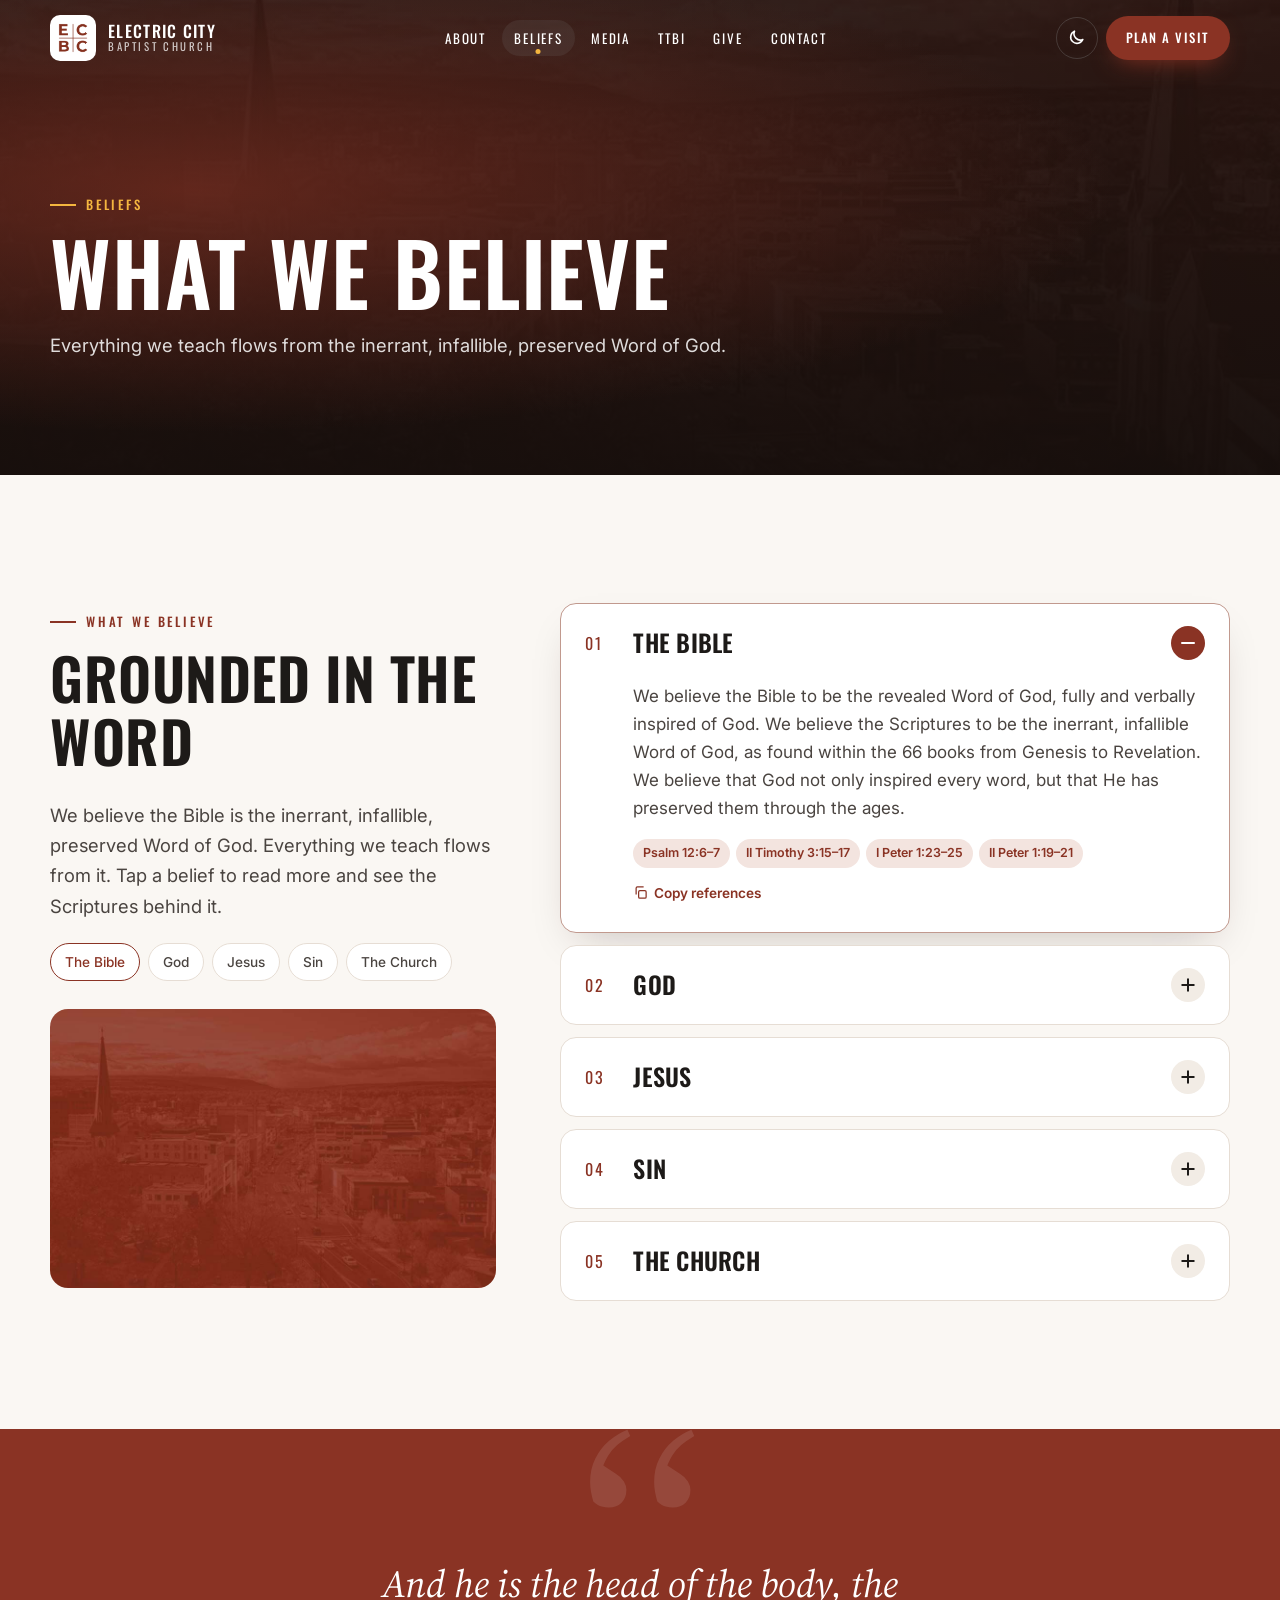
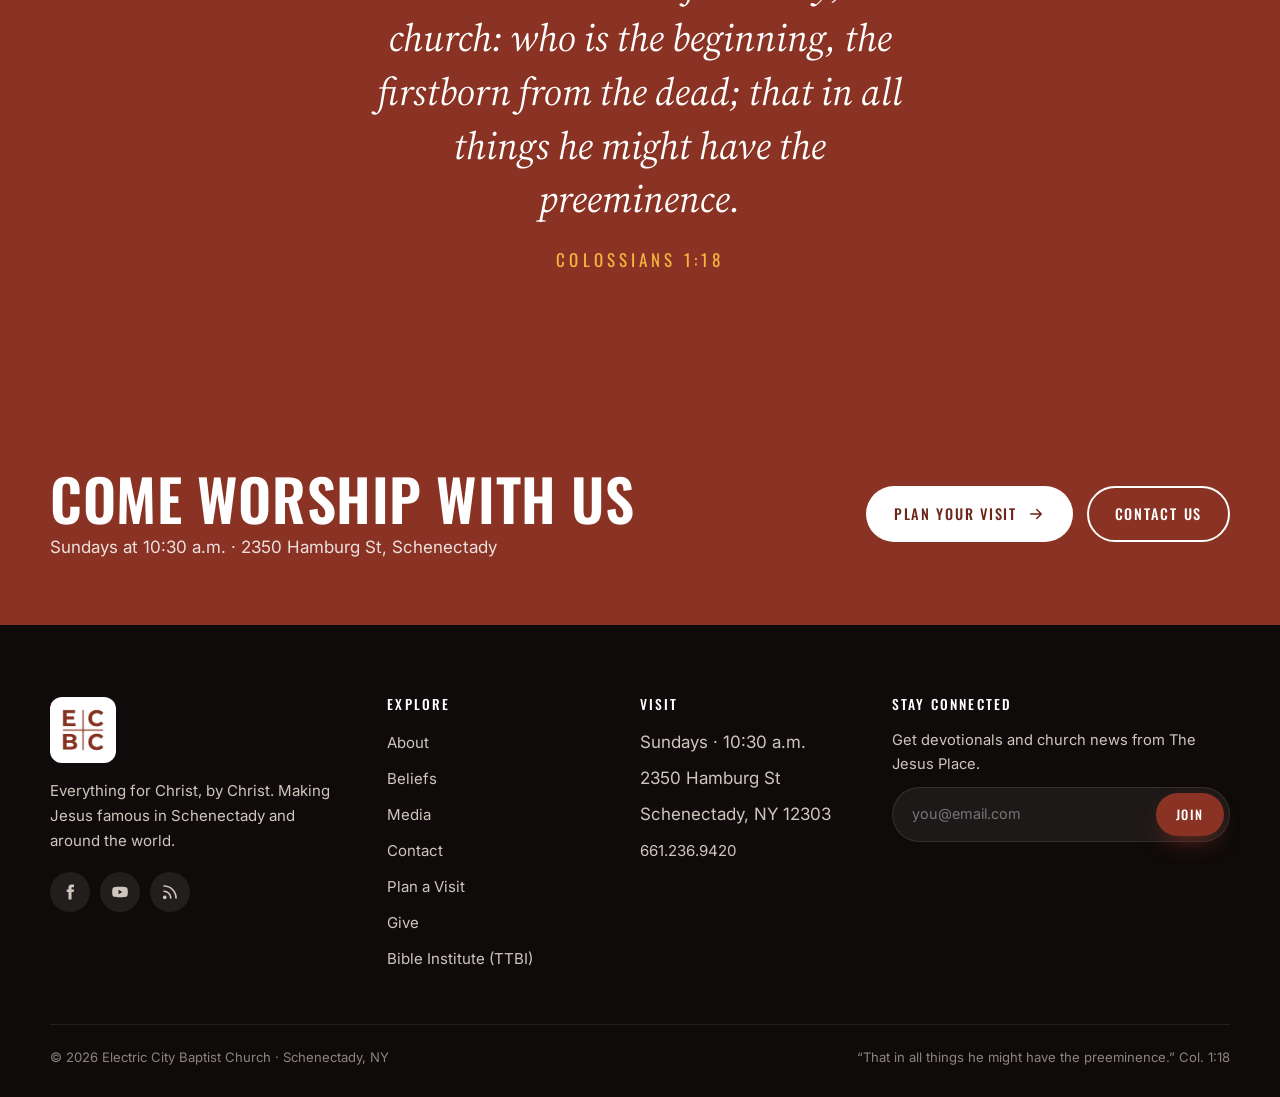
<file: beliefs.html>
<!doctype html>
<html lang="en">
<head>
  <meta charset="utf-8">
  <meta name="viewport" content="width=device-width, initial-scale=1">
  <title>What We Believe | Electric City Baptist Church</title>
  <meta name="description" content="The statement of faith of Electric City Baptist Church in Schenectady, NY: the Bible, God, Jesus, sin and the church, with Scripture.">
  <meta name="theme-color" content="#8a3324">
  <meta name="robots" content="noindex, nofollow">
  <link rel="icon" type="image/png" href="assets/ecbc-logo.png">
  <link rel="apple-touch-icon" href="assets/ecbc-logo.png">
  <meta property="og:title" content="What We Believe | Electric City Baptist Church">
  <meta property="og:description" content="The statement of faith of Electric City Baptist Church in Schenectady, NY: the Bible, God, Jesus, sin and the church, with Scripture.">
  <meta property="og:image" content="https://atlantic-ministries-trust.github.io/electriccitybaptist/assets/ecbc-logo.png">
  <meta property="og:url" content="https://atlantic-ministries-trust.github.io/electriccitybaptist/beliefs.html">
  <meta property="og:type" content="website">
  <meta property="og:site_name" content="Electric City Baptist Church">
  <meta name="twitter:card" content="summary">
  <link rel="canonical" href="https://atlantic-ministries-trust.github.io/electriccitybaptist/beliefs.html">
  <link rel="preconnect" href="https://fonts.googleapis.com">
  <link rel="preconnect" href="https://fonts.gstatic.com" crossorigin>
  <link href="https://fonts.googleapis.com/css2?family=Inter:wght@400;500;600;700&family=Oswald:wght@400;500;600&family=Source+Serif+4:ital,wght@0,400;1,400&display=swap" rel="stylesheet">
  <link rel="stylesheet" href="css/styles.css?v=2">
  <script>
    try { const t = localStorage.getItem("ecbc-theme"); if (t) document.documentElement.dataset.theme = t; } catch (e) {}
  </script>
  <script type="application/ld+json">
{
  "@context": "https://schema.org",
  "@graph": [
    {
      "@type": "Church",
      "@id": "https://atlantic-ministries-trust.github.io/electriccitybaptist/#church",
      "name": "Electric City Baptist Church",
      "alternateName": "ECBC",
      "description": "An independent Baptist church in Schenectady, NY. Sundays at 10:30 a.m. Everything for Christ, by Christ.",
      "url": "https://atlantic-ministries-trust.github.io/electriccitybaptist/",
      "logo": "https://atlantic-ministries-trust.github.io/electriccitybaptist/assets/ecbc-logo.png",
      "image": "https://atlantic-ministries-trust.github.io/electriccitybaptist/assets/stafford-family.jpg",
      "telephone": "+1-661-236-9420",
      "address": {
        "@type": "PostalAddress",
        "streetAddress": "2350 Hamburg St",
        "addressLocality": "Schenectady",
        "addressRegion": "NY",
        "postalCode": "12303",
        "addressCountry": "US"
      },
      "geo": {
        "@type": "GeoCoordinates",
        "latitude": 42.781,
        "longitude": -73.9327
      },
      "hasMap": "https://www.google.com/maps/search/?api=1&query=2350+Hamburg+St,+Schenectady,+NY+12303",
      "event": {
        "@type": "Event",
        "name": "Sunday Worship",
        "eventSchedule": {
          "@type": "Schedule",
          "byDay": "https://schema.org/Sunday",
          "repeatFrequency": "P1W",
          "startTime": "10:30",
          "scheduleTimezone": "America/New_York"
        },
        "location": {
          "@type": "Place",
          "name": "Electric City Baptist Church",
          "address": "2350 Hamburg St, Schenectady, NY 12303"
        }
      },
      "employee": {
        "@type": "Person",
        "name": "Anthony Stafford",
        "jobTitle": "Pastor"
      },
      "sameAs": [
        "https://www.facebook.com/ElectricCityBaptist/",
        "https://thejesusplace.substack.com/"
      ]
    },
    {
      "@type": "WebSite",
      "@id": "https://atlantic-ministries-trust.github.io/electriccitybaptist/#website",
      "url": "https://atlantic-ministries-trust.github.io/electriccitybaptist/",
      "name": "Electric City Baptist Church",
      "publisher": {
        "@id": "https://atlantic-ministries-trust.github.io/electriccitybaptist/#church"
      }
    },
    {
      "@type": "BreadcrumbList",
      "itemListElement": [
        {
          "@type": "ListItem",
          "position": 1,
          "name": "Home",
          "item": "https://atlantic-ministries-trust.github.io/electriccitybaptist/"
        },
        {
          "@type": "ListItem",
          "position": 2,
          "name": "What We Believe",
          "item": "https://atlantic-ministries-trust.github.io/electriccitybaptist/beliefs.html"
        }
      ]
    }
  ]
}
  </script>
</head>
<body>
<a class="skip" href="#main">Skip to content</a>

<!-- Icon sprite -->
<svg width="0" height="0" style="position:absolute" aria-hidden="true">
  <defs>
    <symbol id="i-pin" viewBox="0 0 24 24" fill="none" stroke="currentColor" stroke-width="2" stroke-linecap="round" stroke-linejoin="round"><path d="M12 22s7-6.2 7-12a7 7 0 1 0-14 0c0 5.8 7 12 7 12Z"/><circle cx="12" cy="10" r="2.6"/></symbol>
    <symbol id="i-clock" viewBox="0 0 24 24" fill="none" stroke="currentColor" stroke-width="2" stroke-linecap="round"><circle cx="12" cy="12" r="9"/><path d="M12 7v5l3 2"/></symbol>
    <symbol id="i-cal" viewBox="0 0 24 24" fill="none" stroke="currentColor" stroke-width="2" stroke-linecap="round"><rect x="3" y="5" width="18" height="16" rx="2"/><path d="M3 10h18M8 3v4M16 3v4"/></symbol>
    <symbol id="i-play" viewBox="0 0 24 24" fill="currentColor"><path d="M7 4.8v14.4a1 1 0 0 0 1.5.86l12-7.2a1 1 0 0 0 0-1.72l-12-7.2A1 1 0 0 0 7 4.8Z"/></symbol>
    <symbol id="i-pause" viewBox="0 0 24 24" fill="currentColor"><rect x="6" y="4" width="4" height="16" rx="1"/><rect x="14" y="4" width="4" height="16" rx="1"/></symbol>
    <symbol id="i-pray" viewBox="0 0 24 24" fill="none" stroke="currentColor" stroke-width="2" stroke-linecap="round" stroke-linejoin="round"><path d="M12 3v8M8.5 6.5 12 3l3.5 3.5"/><path d="M5 21v-5a7 7 0 0 1 14 0v5"/><path d="M9 21v-3a3 3 0 0 1 6 0v3"/></symbol>
    <symbol id="i-door" viewBox="0 0 24 24" fill="none" stroke="currentColor" stroke-width="2" stroke-linecap="round" stroke-linejoin="round"><path d="M14 3h5v18h-5"/><path d="M3 12h11M10 8l4 4-4 4"/></symbol>
    <symbol id="i-heart" viewBox="0 0 24 24" fill="none" stroke="currentColor" stroke-width="2" stroke-linejoin="round"><path d="M12 20s-8-4.9-8-11a4.5 4.5 0 0 1 8-2.8A4.5 4.5 0 0 1 20 9c0 6.1-8 11-8 11Z"/></symbol>
    <symbol id="i-book" viewBox="0 0 24 24" fill="none" stroke="currentColor" stroke-width="2" stroke-linejoin="round"><path d="M4 4.5A1.5 1.5 0 0 1 5.5 3H20v16H5.5A1.5 1.5 0 0 0 4 20.5Z"/><path d="M4 20.5A1.5 1.5 0 0 0 5.5 22H20M9 8h7"/></symbol>
    <symbol id="i-users" viewBox="0 0 24 24" fill="none" stroke="currentColor" stroke-width="2" stroke-linecap="round"><circle cx="9" cy="8" r="3.5"/><path d="M2.5 20a6.5 6.5 0 0 1 13 0"/><path d="M16 4.5a3.5 3.5 0 0 1 0 7M18 14a6 6 0 0 1 3.5 6"/></symbol>
    <symbol id="i-music" viewBox="0 0 24 24" fill="none" stroke="currentColor" stroke-width="2" stroke-linecap="round"><path d="M9 18V5l11-2v13"/><circle cx="6" cy="18" r="3"/><circle cx="17" cy="16" r="3"/></symbol>
    <symbol id="i-phone" viewBox="0 0 24 24" fill="none" stroke="currentColor" stroke-width="2" stroke-linejoin="round"><path d="M5 3h3.5l2 5-2.5 1.5a11 11 0 0 0 6.5 6.5L16 13.5l5 2V19a2 2 0 0 1-2 2A16 16 0 0 1 3 5a2 2 0 0 1 2-2Z"/></symbol>
    <symbol id="i-mail" viewBox="0 0 24 24" fill="none" stroke="currentColor" stroke-width="2" stroke-linejoin="round"><rect x="3" y="5" width="18" height="14" rx="2"/><path d="m3 7 9 6 9-6"/></symbol>
    <symbol id="i-fb" viewBox="0 0 24 24" fill="currentColor"><path d="M14 8.5V6.8c0-.8.5-1 1-1h2.3V2.1L14.2 2C10.8 2 10 4.5 10 6.2v2.3H7.6V12H10v10h4V12h3l.4-3.5Z"/></symbol>
    <symbol id="i-yt" viewBox="0 0 24 24" fill="currentColor"><path d="M22 7.6a3 3 0 0 0-2-2C18.2 5 12 5 12 5s-6.2 0-8 .6a3 3 0 0 0-2 2A31 31 0 0 0 1.5 12 31 31 0 0 0 2 16.4a3 3 0 0 0 2 2c1.8.6 8 .6 8 .6s6.2 0 8-.6a3 3 0 0 0 2-2 31 31 0 0 0 .5-4.4 31 31 0 0 0-.5-4.4ZM10 15V9l5.2 3Z"/></symbol>
    <symbol id="i-rss" viewBox="0 0 24 24" fill="none" stroke="currentColor" stroke-width="2.2" stroke-linecap="round"><path d="M4 11a9 9 0 0 1 9 9M4 4a16 16 0 0 1 16 16"/><circle cx="5" cy="19" r="1.4" fill="currentColor"/></symbol>
    <symbol id="i-search" viewBox="0 0 24 24" fill="none" stroke="currentColor" stroke-width="2" stroke-linecap="round"><circle cx="11" cy="11" r="7"/><path d="m20 20-3.5-3.5"/></symbol>
    <symbol id="i-down" viewBox="0 0 24 24" fill="none" stroke="currentColor" stroke-width="2" stroke-linecap="round" stroke-linejoin="round"><path d="M12 4v12M6 11l6 6 6-6M4 21h16"/></symbol>
    <symbol id="i-arrow" viewBox="0 0 24 24" fill="none" stroke="currentColor" stroke-width="2" stroke-linecap="round" stroke-linejoin="round"><path d="M5 12h14M13 6l6 6-6 6"/></symbol>
    <symbol id="i-check" viewBox="0 0 24 24" fill="none" stroke="currentColor" stroke-width="2.6" stroke-linecap="round" stroke-linejoin="round"><path d="m5 12 5 5L20 7"/></symbol>
    <symbol id="i-copy" viewBox="0 0 24 24" fill="none" stroke="currentColor" stroke-width="2"><rect x="9" y="9" width="12" height="12" rx="2"/><path d="M5 15V5a2 2 0 0 1 2-2h10"/></symbol>
    <symbol id="i-moon" viewBox="0 0 24 24" fill="none" stroke="currentColor" stroke-width="2" stroke-linejoin="round"><path d="M20 14.5A8 8 0 0 1 9.5 4 8 8 0 1 0 20 14.5Z"/></symbol>
    <symbol id="i-sun" viewBox="0 0 24 24" fill="none" stroke="currentColor" stroke-width="2" stroke-linecap="round"><circle cx="12" cy="12" r="4"/><path d="M12 2v2M12 20v2M4.9 4.9l1.4 1.4M17.7 17.7l1.4 1.4M2 12h2M20 12h2M4.9 19.1l1.4-1.4M17.7 6.3l1.4-1.4"/></symbol>
    <symbol id="i-lock" viewBox="0 0 24 24" fill="none" stroke="currentColor" stroke-width="2" stroke-linecap="round"><rect x="4" y="11" width="16" height="10" rx="2"/><path d="M8 11V7a4 4 0 0 1 8 0v4"/></symbol>
    <symbol id="i-menu" viewBox="0 0 24 24" fill="none" stroke="currentColor" stroke-width="2" stroke-linecap="round"><path d="M4 7h16M4 12h16M4 17h10"/></symbol>
    <symbol id="i-x" viewBox="0 0 24 24" fill="none" stroke="currentColor" stroke-width="2" stroke-linecap="round"><path d="M6 6l12 12M18 6 6 18"/></symbol>
    <symbol id="i-bolt" viewBox="0 0 24 24" fill="currentColor"><path d="M13 2 4 14h6l-1 8 9-12h-6Z"/></symbol>
    <symbol id="i-car" viewBox="0 0 24 24" fill="none" stroke="currentColor" stroke-width="2" stroke-linejoin="round"><path d="M5 16V11l2-5h10l2 5v5M3 16h18v3H3Z"/><circle cx="7.5" cy="13.5" r=".8" fill="currentColor"/><circle cx="16.5" cy="13.5" r=".8" fill="currentColor"/></symbol>
  </defs>
</svg>

<!-- Header -->
<header class="site-header" id="header">
  <div class="container nav">
    <a class="brand" href="index.html" aria-label="Electric City Baptist Church home">
      <img class="brand-mark" src="assets/ecbc-logo.png" alt="ECBC logo">
      <span class="brand-name">Electric City<small>Baptist Church</small></span>
    </a>
    <nav aria-label="Primary">
      <ul class="nav-links">
        <li><a href="about.html">About</a></li>
        <li><a href="beliefs.html">Beliefs</a></li>
        <li><a href="media.html">Media</a></li>
        <li><a href="ttbi.html">TTBI</a></li>
        <li><a href="give.html">Give</a></li>
        <li><a href="contact.html">Contact</a></li>
      </ul>
    </nav>
    <div class="nav-actions">
      <button class="icon-btn" id="themeToggle" aria-label="Toggle dark mode"><svg><use href="#i-moon"/></svg></button>
      <a class="btn btn-primary btn-sm" href="visit.html">Plan a Visit</a>
      <button class="icon-btn menu-toggle" id="menuOpen" aria-label="Open menu" aria-expanded="false" aria-controls="mobileMenu"><svg><use href="#i-menu"/></svg></button>
    </div>
  </div>
</header>

<div class="mobile-menu" id="mobileMenu" aria-hidden="true">
  <button class="icon-btn close" id="menuClose" aria-label="Close menu"><svg><use href="#i-x"/></svg></button>
  <ul>
    <li><a href="index.html">Home</a></li>
    <li><a href="about.html">About</a></li>
    <li><a href="visit.html">Plan a Visit</a></li>
    <li><a href="beliefs.html">Beliefs</a></li>
    <li><a href="media.html">Media</a></li>
    <li><a href="ttbi.html">Bible Institute</a></li>
    <li><a href="give.html">Give</a></li>
    <li><a href="contact.html">Contact</a></li>
  </ul>
  <p class="meta">Sundays · 10:30 a.m.<br>2350 Hamburg St, Schenectady, NY</p>
</div>

<main id="main">

<section class="page-hero">
  <div class="page-hero-bg" style="background-image:url('assets/beliefs.jpg')"></div>
  <div class="container">
    <p class="eyebrow reveal">Beliefs</p>
    <h1 class="reveal" data-delay="1">What We Believe</h1>
    <p class="lead reveal" data-delay="2">Everything we teach flows from the inerrant, infallible, preserved Word of God.</p>
  </div>
</section>

<!-- Beliefs -->
<section class="beliefs" id="beliefs">
  <div class="container beliefs-layout">
    <div class="beliefs-aside reveal">
      <p class="eyebrow">What We Believe</p>
      <h2>Grounded in the Word</h2>
      <p class="lead">We believe the Bible is the inerrant, infallible, preserved Word of God. Everything we teach flows from it. Tap a belief to read more and see the Scriptures behind it.</p>
      <div class="belief-chips" id="beliefChips"><button class="chip on" data-i="0">The Bible</button><button class="chip " data-i="1">God</button><button class="chip " data-i="2">Jesus</button><button class="chip " data-i="3">Sin</button><button class="chip " data-i="4">The Church</button></div>
      <div class="photo"><img src="assets/beliefs.jpg" alt="City view with church steeples" loading="lazy"></div>
    </div>
    <div class="accordion reveal" data-delay="1" id="beliefAccordion">
      <div class="acc open" id="belief-0">
        <button class="acc-head" aria-expanded="true" aria-controls="belief-body-0">
          <span class="n">01</span><h3>The Bible</h3><span class="plus" aria-hidden="true"></span>
        </button>
        <div class="acc-body" id="belief-body-0" role="region"><div><div class="inner">
          <p style="margin-top:0">We believe the Bible to be the revealed Word of God, fully and verbally inspired of God. We believe the Scriptures to be the inerrant, infallible Word of God, as found within the 66 books from Genesis to Revelation. We believe that God not only inspired every word, but that He has preserved them through the ages.</p>
          <div class="refs"><span>Psalm 12:6–7</span><span>II Timothy 3:15–17</span><span>I Peter 1:23–25</span><span>II Peter 1:19–21</span></div>
          <button class="copy-refs" data-i="0"><svg><use href="#i-copy"/></svg> Copy references</button>
        </div></div></div>
      </div>
      <div class="acc " id="belief-1">
        <button class="acc-head" aria-expanded="false" aria-controls="belief-body-1">
          <span class="n">02</span><h3>God</h3><span class="plus" aria-hidden="true"></span>
        </button>
        <div class="acc-body" id="belief-body-1" role="region"><div><div class="inner">
          <p style="margin-top:0">We believe in one God, who is eternal, self-existent, infinite, and immutable. We believe He has one nature, one essence, and one substance; yet manifests Himself to man in three Persons: the Father, the Son, and the Holy Spirit.</p>
          <div class="refs"><span>Deuteronomy 6:4</span><span>I Timothy 1:17</span><span>James 1:17</span><span>I John 4:4</span></div>
          <button class="copy-refs" data-i="1"><svg><use href="#i-copy"/></svg> Copy references</button>
        </div></div></div>
      </div>
      <div class="acc " id="belief-2">
        <button class="acc-head" aria-expanded="false" aria-controls="belief-body-2">
          <span class="n">03</span><h3>Jesus</h3><span class="plus" aria-hidden="true"></span>
        </button>
        <div class="acc-body" id="belief-body-2" role="region"><div><div class="inner">
          <p style="margin-top:0">We believe Jesus Christ to be the one and only Saviour of mankind, eternally God and possessing all the attributes of Deity. We believe the Lord Jesus Christ was virgin-born, that He was God incarnate, and that the purposes of the incarnation were to reveal God, to redeem men, and to rule over God's kingdom. He lived a perfect, sinless life, at the end of which He was offered for all mankind as a substitutionary sacrifice for man's sin, a just payment to God for the forgiveness of sin. It was activated by His death through the shedding of His blood on the cross and was accepted by God upon His resurrection. He ascended into Heaven to be seated at the right hand of the Father, and is now waiting for the time of receiving His church at the rapture, which is followed by His return seven years later to earth to rule and reign as King for 1,000 years.</p>
          <div class="refs"><span>Psalm 2:7–9</span><span>Isaiah 7:14; 9:6; 43:11</span><span>Micah 5:2</span><span>Matthew 1:25</span><span>Luke 1:26–35</span><span>John 1:1, 3, 14, 18, 29</span><span>Romans 3:19–25</span><span>Romans 5:6–15</span><span>Philippians 2:5–11</span><span>I Thessalonians 4:13–18</span><span>I Timothy 2:5; 3:16</span><span>Titus 2:10–15</span><span>Hebrews 7:26; 9:24–28</span><span>I Peter 1:19; 2:2</span><span>I John 1:3</span><span>Revelation 20:1–6</span></div>
          <button class="copy-refs" data-i="2"><svg><use href="#i-copy"/></svg> Copy references</button>
        </div></div></div>
      </div>
      <div class="acc " id="belief-3">
        <button class="acc-head" aria-expanded="false" aria-controls="belief-body-3">
          <span class="n">04</span><h3>Sin</h3><span class="plus" aria-hidden="true"></span>
        </button>
        <div class="acc-body" id="belief-body-3" role="region"><div><div class="inner">
          <p style="margin-top:0">We believe all men were born with an inherited sin nature received from our common ancestor, Adam. Because of this nature, man is a sinner by choice, and he is totally incapable of reforming himself or ceasing from his sin by his own power. The only hope of deliverance for man is a total change of mind concerning his sinful condition and inability to change it, and a turning to Jesus Christ as the only Saviour. Only through the substitutionary sacrifice of Christ on the cross can a man be delivered from his sin. All those who reject Jesus Christ as their Saviour are already condemned to an eternity in the lake of fire.</p>
          <div class="refs"><span>Genesis 5:1–5</span><span>Acts 4:19</span><span>Acts 16:31</span><span>Romans 3:10–23</span><span>Romans 5:6–12</span><span>Romans 6:23</span><span>Romans 10:9–10</span><span>Ephesians 2:8–9</span><span>Titus 3:5–6</span><span>Revelation 20:11–14</span></div>
          <button class="copy-refs" data-i="3"><svg><use href="#i-copy"/></svg> Copy references</button>
        </div></div></div>
      </div>
      <div class="acc " id="belief-4">
        <button class="acc-head" aria-expanded="false" aria-controls="belief-body-4">
          <span class="n">05</span><h3>The Church</h3><span class="plus" aria-hidden="true"></span>
        </button>
        <div class="acc-body" id="belief-body-4" role="region"><div><div class="inner">
          <p style="margin-top:0">We believe that the church began with the calling out of the twelve apostles by Jesus Christ and was empowered on the day of Pentecost. The local church is composed of members who have been saved and baptized according to the command of Christ, and have voluntarily united together for the purposes of worship, fellowship, service, and observance of the ordinances of baptism and communion. We believe all true believers will be taken up at the rapture, just prior to the tribulation.</p>
          <div class="refs"><span>Matthew 16:16–18</span><span>Acts 1:15</span><span>Acts 2:41–43</span><span>Acts 11:15</span><span>Acts 20:28</span><span>I Corinthians 15:51–58</span><span>Ephesians 1:12–14</span><span>Ephesians 5:25–30</span><span>I Thessalonians 4:13–18</span><span>I Timothy 3:4–15</span></div>
          <button class="copy-refs" data-i="4"><svg><use href="#i-copy"/></svg> Copy references</button>
        </div></div></div>
      </div>
    </div>
  </div>
</section>

<!-- Verse -->
<section class="verse">
  <div class="container reveal">
    <blockquote>And he is the head of the body, the church: who is the beginning, the firstborn from the dead; that in all things he might have the preeminence.</blockquote>
    <cite>Colossians 1:18</cite>
  </div>
</section>

<!-- Call to action -->
<section class="cta-band">
  <div class="container cta-inner reveal">
    <div>
      <h2>Come Worship With Us</h2>
      <p>Sundays at 10:30 a.m. · 2350 Hamburg St, Schenectady</p>
    </div>
    <div class="hero-ctas">
      <a class="btn btn-light" href="visit.html">Plan Your Visit <svg><use href="#i-arrow"/></svg></a>
      <a class="btn btn-ghost" href="contact.html">Contact Us</a>
    </div>
  </div>
</section>

</main>

<!-- Footer -->
<footer class="site-footer">
  <div class="container">
    <div class="footer-grid">
      <div class="footer-brand">
        <img src="assets/ecbc-logo.png" alt="Electric City Baptist Church logo">
        <p>Everything for Christ, by Christ. Making Jesus famous in Schenectady and around the world.</p>
        <div class="socials">
          <a href="https://www.facebook.com/ElectricCityBaptist/" target="_blank" rel="noopener" aria-label="Facebook"><svg><use href="#i-fb"/></svg></a>
          <a href="https://www.youtube.com/watch?v=MotVsbWxx8M" target="_blank" rel="noopener" aria-label="YouTube"><svg><use href="#i-yt"/></svg></a>
          <a href="https://wp.electriccitybaptist.com/series/old-lion-young-lion/feed/" target="_blank" rel="noopener" aria-label="Podcast RSS"><svg><use href="#i-rss"/></svg></a>
        </div>
      </div>
      <div>
        <h4>Explore</h4>
        <ul>
          <li><a href="about.html">About</a></li>
          <li><a href="beliefs.html">Beliefs</a></li>
          <li><a href="media.html">Media</a></li>
          <li><a href="contact.html">Contact</a></li>
          <li><a href="visit.html">Plan a Visit</a></li>
          <li><a href="give.html">Give</a></li>
          <li><a href="ttbi.html">Bible Institute (TTBI)</a></li>
        </ul>
      </div>
      <div>
        <h4>Visit</h4>
        <ul>
          <li>Sundays · 10:30 a.m.</li>
          <li>2350 Hamburg St</li>
          <li>Schenectady, NY 12303</li>
          <li><a href="tel:+16612369420">661.236.9420</a></li>
        </ul>
      </div>
      <div>
        <h4>Stay Connected</h4>
        <p style="font-size:.92rem;margin:0">Get devotionals and church news from The Jesus Place.</p>
        <form class="newsletter" id="newsletter">
          <label class="sr-only" for="nlEmail">Email address</label>
          <input id="nlEmail" type="email" placeholder="you@email.com" required>
          <button class="btn btn-primary btn-sm" type="submit">Join</button>
        </form>
      </div>
    </div>
    <div class="footer-bottom">
      <span>© <span id="year"></span> Electric City Baptist Church · Schenectady, NY</span>
      <span>“That in all things he might have the preeminence.” Col. 1:18</span>
    </div>
  </div>
</footer>

<!-- Prayer request dialog -->
<dialog id="prayerDialog" aria-labelledby="prayerTitle">
  <button class="icon-btn dialog-close" data-close aria-label="Close"><svg><use href="#i-x"/></svg></button>
  <form class="dialog-inner" id="prayerForm" method="dialog">
    <p class="eyebrow">We'd be honored</p>
    <h3 id="prayerTitle">Prayer Request</h3>
    <p style="color:var(--ink-2);margin-top:0">Share how we can pray for you. Our church family takes every request to the Lord.</p>
    <div class="field"><label for="prName">Your name <span style="color:var(--muted);font-weight:400">(optional)</span></label><input id="prName" autocomplete="name"></div>
    <div class="field"><label for="prText">How can we pray?</label><textarea id="prText" rows="4" required></textarea></div>
    <div class="choice" style="margin-bottom:18px"><input type="checkbox" id="prPrivate"><label for="prPrivate" style="padding:10px 14px">Keep this private (pastor only)</label></div>
    <button class="btn btn-primary" type="submit" style="width:100%;justify-content:center">Send Request</button>
    <p class="form-note">Opens your email app with your request ready to send.</p>
  </form>
</dialog>

<nav class="mobile-cta" aria-label="Quick actions">
  <a href="visit.html"><svg><use href="#i-door"/></svg>Plan a Visit</a>
  <a href="https://www.google.com/maps/dir/?api=1&amp;destination=2350+Hamburg+St,+Schenectady,+NY+12303" target="_blank" rel="noopener"><svg><use href="#i-pin"/></svg>Directions</a>
  <a href="tel:+16612369420"><svg><use href="#i-phone"/></svg>Call</a>
</nav>

<div class="toast" id="toast" role="status"></div>

<script src="js/app.js?v=2"></script>
</body>
</html>
</file>
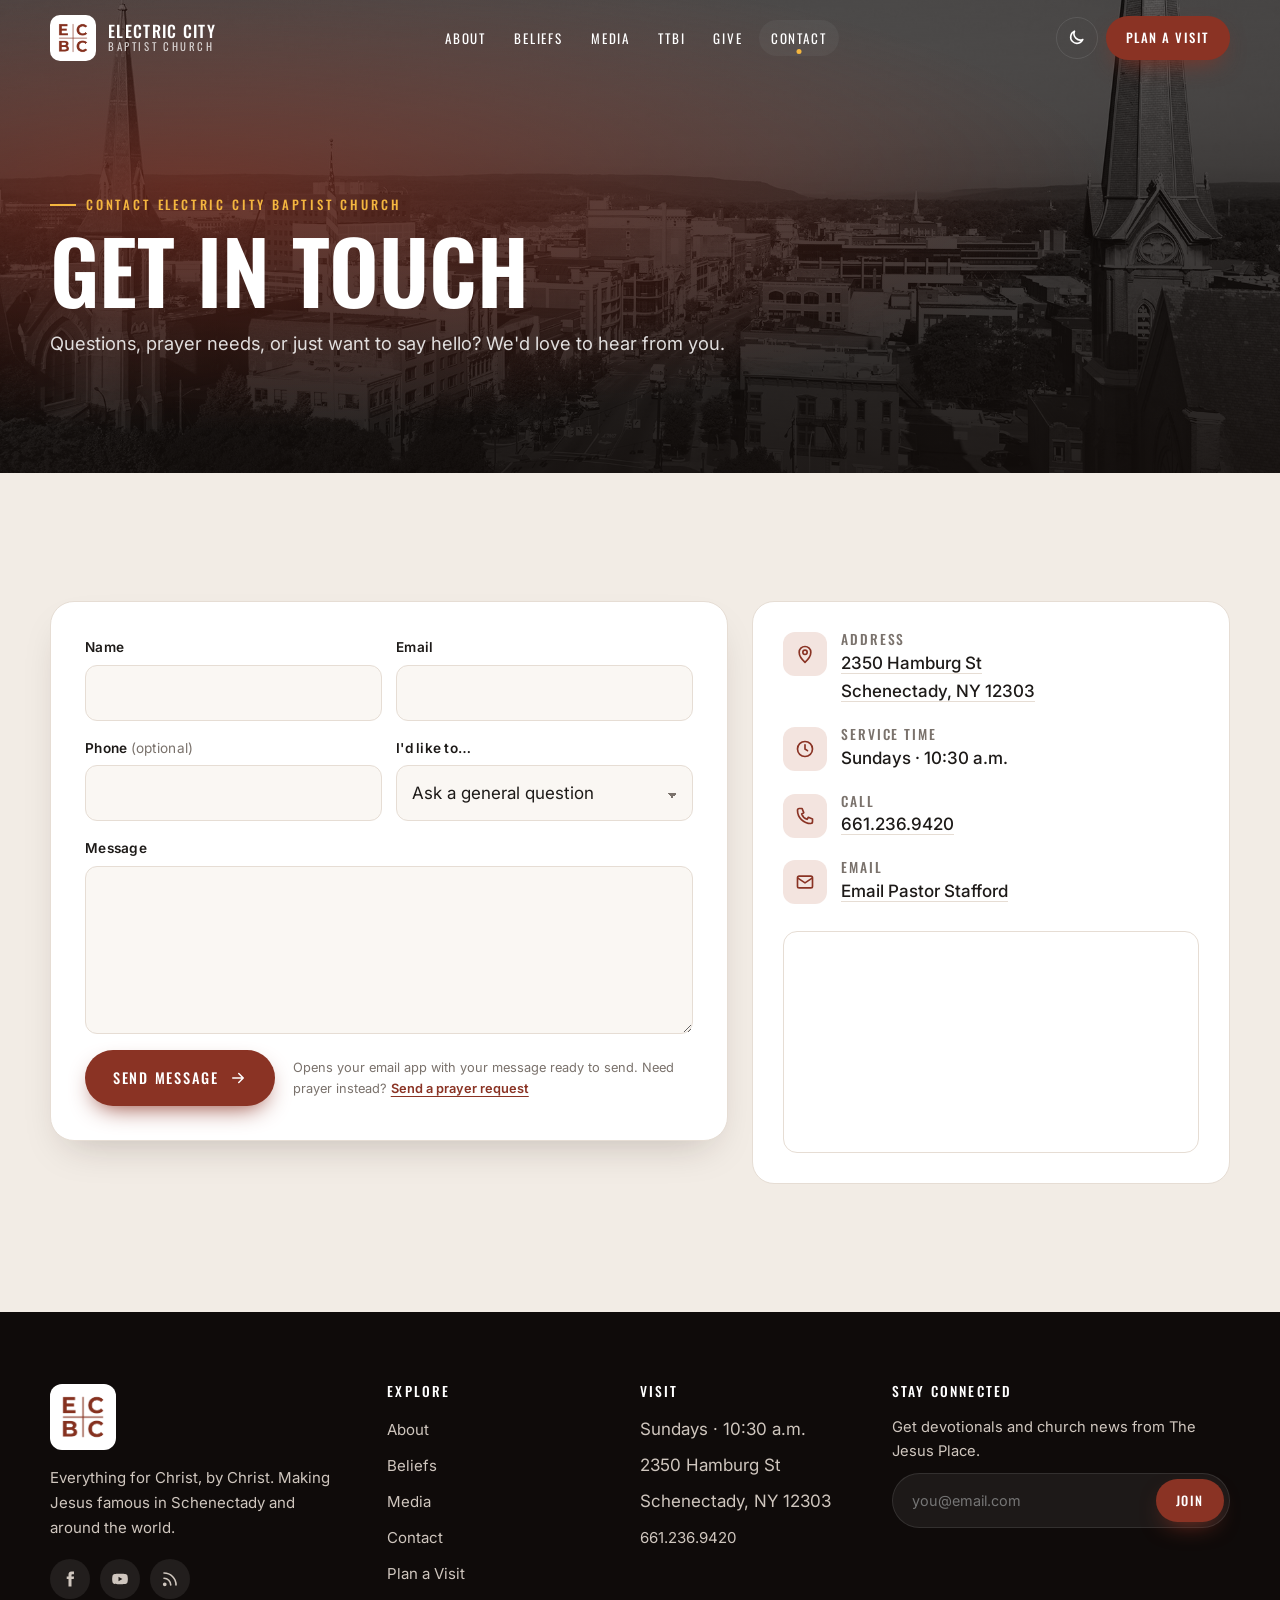
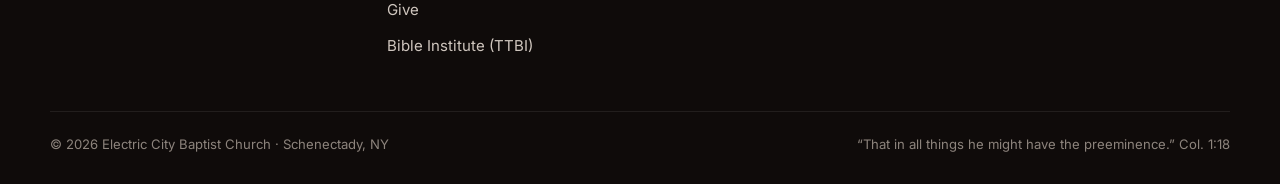
<file: contact.html>
<!doctype html>
<html lang="en">
<head>
  <meta charset="utf-8">
  <meta name="viewport" content="width=device-width, initial-scale=1">
  <title>Contact Us | Electric City Baptist Church, Schenectady</title>
  <meta name="description" content="Contact Electric City Baptist Church, 2350 Hamburg St, Schenectady, NY: send a message, request prayer, call or get directions.">
  <meta name="theme-color" content="#8a3324">
  <meta name="robots" content="noindex, nofollow">
  <link rel="icon" type="image/png" href="assets/ecbc-logo.png">
  <link rel="apple-touch-icon" href="assets/ecbc-logo.png">
  <meta property="og:title" content="Contact Us | Electric City Baptist Church, Schenectady">
  <meta property="og:description" content="Contact Electric City Baptist Church, 2350 Hamburg St, Schenectady, NY: send a message, request prayer, call or get directions.">
  <meta property="og:image" content="https://atlantic-ministries-trust.github.io/electriccitybaptist/assets/ecbc-logo.png">
  <meta property="og:url" content="https://atlantic-ministries-trust.github.io/electriccitybaptist/contact.html">
  <meta property="og:type" content="website">
  <meta property="og:site_name" content="Electric City Baptist Church">
  <meta name="twitter:card" content="summary">
  <link rel="canonical" href="https://atlantic-ministries-trust.github.io/electriccitybaptist/contact.html">
  <link rel="preconnect" href="https://fonts.googleapis.com">
  <link rel="preconnect" href="https://fonts.gstatic.com" crossorigin>
  <link href="https://fonts.googleapis.com/css2?family=Inter:wght@400;500;600;700&family=Oswald:wght@400;500;600&family=Source+Serif+4:ital,wght@0,400;1,400&display=swap" rel="stylesheet">
  <link rel="stylesheet" href="css/styles.css?v=2">
  <script>
    try { const t = localStorage.getItem("ecbc-theme"); if (t) document.documentElement.dataset.theme = t; } catch (e) {}
  </script>
  <script type="application/ld+json">
{
  "@context": "https://schema.org",
  "@graph": [
    {
      "@type": "Church",
      "@id": "https://atlantic-ministries-trust.github.io/electriccitybaptist/#church",
      "name": "Electric City Baptist Church",
      "alternateName": "ECBC",
      "description": "An independent Baptist church in Schenectady, NY. Sundays at 10:30 a.m. Everything for Christ, by Christ.",
      "url": "https://atlantic-ministries-trust.github.io/electriccitybaptist/",
      "logo": "https://atlantic-ministries-trust.github.io/electriccitybaptist/assets/ecbc-logo.png",
      "image": "https://atlantic-ministries-trust.github.io/electriccitybaptist/assets/stafford-family.jpg",
      "telephone": "+1-661-236-9420",
      "address": {
        "@type": "PostalAddress",
        "streetAddress": "2350 Hamburg St",
        "addressLocality": "Schenectady",
        "addressRegion": "NY",
        "postalCode": "12303",
        "addressCountry": "US"
      },
      "geo": {
        "@type": "GeoCoordinates",
        "latitude": 42.781,
        "longitude": -73.9327
      },
      "hasMap": "https://www.google.com/maps/search/?api=1&query=2350+Hamburg+St,+Schenectady,+NY+12303",
      "event": {
        "@type": "Event",
        "name": "Sunday Worship",
        "eventSchedule": {
          "@type": "Schedule",
          "byDay": "https://schema.org/Sunday",
          "repeatFrequency": "P1W",
          "startTime": "10:30",
          "scheduleTimezone": "America/New_York"
        },
        "location": {
          "@type": "Place",
          "name": "Electric City Baptist Church",
          "address": "2350 Hamburg St, Schenectady, NY 12303"
        }
      },
      "employee": {
        "@type": "Person",
        "name": "Anthony Stafford",
        "jobTitle": "Pastor"
      },
      "sameAs": [
        "https://www.facebook.com/ElectricCityBaptist/",
        "https://thejesusplace.substack.com/"
      ]
    },
    {
      "@type": "WebSite",
      "@id": "https://atlantic-ministries-trust.github.io/electriccitybaptist/#website",
      "url": "https://atlantic-ministries-trust.github.io/electriccitybaptist/",
      "name": "Electric City Baptist Church",
      "publisher": {
        "@id": "https://atlantic-ministries-trust.github.io/electriccitybaptist/#church"
      }
    },
    {
      "@type": "BreadcrumbList",
      "itemListElement": [
        {
          "@type": "ListItem",
          "position": 1,
          "name": "Home",
          "item": "https://atlantic-ministries-trust.github.io/electriccitybaptist/"
        },
        {
          "@type": "ListItem",
          "position": 2,
          "name": "Contact",
          "item": "https://atlantic-ministries-trust.github.io/electriccitybaptist/contact.html"
        }
      ]
    }
  ]
}
  </script>
</head>
<body>
<a class="skip" href="#main">Skip to content</a>

<!-- Icon sprite -->
<svg width="0" height="0" style="position:absolute" aria-hidden="true">
  <defs>
    <symbol id="i-pin" viewBox="0 0 24 24" fill="none" stroke="currentColor" stroke-width="2" stroke-linecap="round" stroke-linejoin="round"><path d="M12 22s7-6.2 7-12a7 7 0 1 0-14 0c0 5.8 7 12 7 12Z"/><circle cx="12" cy="10" r="2.6"/></symbol>
    <symbol id="i-clock" viewBox="0 0 24 24" fill="none" stroke="currentColor" stroke-width="2" stroke-linecap="round"><circle cx="12" cy="12" r="9"/><path d="M12 7v5l3 2"/></symbol>
    <symbol id="i-cal" viewBox="0 0 24 24" fill="none" stroke="currentColor" stroke-width="2" stroke-linecap="round"><rect x="3" y="5" width="18" height="16" rx="2"/><path d="M3 10h18M8 3v4M16 3v4"/></symbol>
    <symbol id="i-play" viewBox="0 0 24 24" fill="currentColor"><path d="M7 4.8v14.4a1 1 0 0 0 1.5.86l12-7.2a1 1 0 0 0 0-1.72l-12-7.2A1 1 0 0 0 7 4.8Z"/></symbol>
    <symbol id="i-pause" viewBox="0 0 24 24" fill="currentColor"><rect x="6" y="4" width="4" height="16" rx="1"/><rect x="14" y="4" width="4" height="16" rx="1"/></symbol>
    <symbol id="i-pray" viewBox="0 0 24 24" fill="none" stroke="currentColor" stroke-width="2" stroke-linecap="round" stroke-linejoin="round"><path d="M12 3v8M8.5 6.5 12 3l3.5 3.5"/><path d="M5 21v-5a7 7 0 0 1 14 0v5"/><path d="M9 21v-3a3 3 0 0 1 6 0v3"/></symbol>
    <symbol id="i-door" viewBox="0 0 24 24" fill="none" stroke="currentColor" stroke-width="2" stroke-linecap="round" stroke-linejoin="round"><path d="M14 3h5v18h-5"/><path d="M3 12h11M10 8l4 4-4 4"/></symbol>
    <symbol id="i-heart" viewBox="0 0 24 24" fill="none" stroke="currentColor" stroke-width="2" stroke-linejoin="round"><path d="M12 20s-8-4.9-8-11a4.5 4.5 0 0 1 8-2.8A4.5 4.5 0 0 1 20 9c0 6.1-8 11-8 11Z"/></symbol>
    <symbol id="i-book" viewBox="0 0 24 24" fill="none" stroke="currentColor" stroke-width="2" stroke-linejoin="round"><path d="M4 4.5A1.5 1.5 0 0 1 5.5 3H20v16H5.5A1.5 1.5 0 0 0 4 20.5Z"/><path d="M4 20.5A1.5 1.5 0 0 0 5.5 22H20M9 8h7"/></symbol>
    <symbol id="i-users" viewBox="0 0 24 24" fill="none" stroke="currentColor" stroke-width="2" stroke-linecap="round"><circle cx="9" cy="8" r="3.5"/><path d="M2.5 20a6.5 6.5 0 0 1 13 0"/><path d="M16 4.5a3.5 3.5 0 0 1 0 7M18 14a6 6 0 0 1 3.5 6"/></symbol>
    <symbol id="i-music" viewBox="0 0 24 24" fill="none" stroke="currentColor" stroke-width="2" stroke-linecap="round"><path d="M9 18V5l11-2v13"/><circle cx="6" cy="18" r="3"/><circle cx="17" cy="16" r="3"/></symbol>
    <symbol id="i-phone" viewBox="0 0 24 24" fill="none" stroke="currentColor" stroke-width="2" stroke-linejoin="round"><path d="M5 3h3.5l2 5-2.5 1.5a11 11 0 0 0 6.5 6.5L16 13.5l5 2V19a2 2 0 0 1-2 2A16 16 0 0 1 3 5a2 2 0 0 1 2-2Z"/></symbol>
    <symbol id="i-mail" viewBox="0 0 24 24" fill="none" stroke="currentColor" stroke-width="2" stroke-linejoin="round"><rect x="3" y="5" width="18" height="14" rx="2"/><path d="m3 7 9 6 9-6"/></symbol>
    <symbol id="i-fb" viewBox="0 0 24 24" fill="currentColor"><path d="M14 8.5V6.8c0-.8.5-1 1-1h2.3V2.1L14.2 2C10.8 2 10 4.5 10 6.2v2.3H7.6V12H10v10h4V12h3l.4-3.5Z"/></symbol>
    <symbol id="i-yt" viewBox="0 0 24 24" fill="currentColor"><path d="M22 7.6a3 3 0 0 0-2-2C18.2 5 12 5 12 5s-6.2 0-8 .6a3 3 0 0 0-2 2A31 31 0 0 0 1.5 12 31 31 0 0 0 2 16.4a3 3 0 0 0 2 2c1.8.6 8 .6 8 .6s6.2 0 8-.6a3 3 0 0 0 2-2 31 31 0 0 0 .5-4.4 31 31 0 0 0-.5-4.4ZM10 15V9l5.2 3Z"/></symbol>
    <symbol id="i-rss" viewBox="0 0 24 24" fill="none" stroke="currentColor" stroke-width="2.2" stroke-linecap="round"><path d="M4 11a9 9 0 0 1 9 9M4 4a16 16 0 0 1 16 16"/><circle cx="5" cy="19" r="1.4" fill="currentColor"/></symbol>
    <symbol id="i-search" viewBox="0 0 24 24" fill="none" stroke="currentColor" stroke-width="2" stroke-linecap="round"><circle cx="11" cy="11" r="7"/><path d="m20 20-3.5-3.5"/></symbol>
    <symbol id="i-down" viewBox="0 0 24 24" fill="none" stroke="currentColor" stroke-width="2" stroke-linecap="round" stroke-linejoin="round"><path d="M12 4v12M6 11l6 6 6-6M4 21h16"/></symbol>
    <symbol id="i-arrow" viewBox="0 0 24 24" fill="none" stroke="currentColor" stroke-width="2" stroke-linecap="round" stroke-linejoin="round"><path d="M5 12h14M13 6l6 6-6 6"/></symbol>
    <symbol id="i-check" viewBox="0 0 24 24" fill="none" stroke="currentColor" stroke-width="2.6" stroke-linecap="round" stroke-linejoin="round"><path d="m5 12 5 5L20 7"/></symbol>
    <symbol id="i-copy" viewBox="0 0 24 24" fill="none" stroke="currentColor" stroke-width="2"><rect x="9" y="9" width="12" height="12" rx="2"/><path d="M5 15V5a2 2 0 0 1 2-2h10"/></symbol>
    <symbol id="i-moon" viewBox="0 0 24 24" fill="none" stroke="currentColor" stroke-width="2" stroke-linejoin="round"><path d="M20 14.5A8 8 0 0 1 9.5 4 8 8 0 1 0 20 14.5Z"/></symbol>
    <symbol id="i-sun" viewBox="0 0 24 24" fill="none" stroke="currentColor" stroke-width="2" stroke-linecap="round"><circle cx="12" cy="12" r="4"/><path d="M12 2v2M12 20v2M4.9 4.9l1.4 1.4M17.7 17.7l1.4 1.4M2 12h2M20 12h2M4.9 19.1l1.4-1.4M17.7 6.3l1.4-1.4"/></symbol>
    <symbol id="i-lock" viewBox="0 0 24 24" fill="none" stroke="currentColor" stroke-width="2" stroke-linecap="round"><rect x="4" y="11" width="16" height="10" rx="2"/><path d="M8 11V7a4 4 0 0 1 8 0v4"/></symbol>
    <symbol id="i-menu" viewBox="0 0 24 24" fill="none" stroke="currentColor" stroke-width="2" stroke-linecap="round"><path d="M4 7h16M4 12h16M4 17h10"/></symbol>
    <symbol id="i-x" viewBox="0 0 24 24" fill="none" stroke="currentColor" stroke-width="2" stroke-linecap="round"><path d="M6 6l12 12M18 6 6 18"/></symbol>
    <symbol id="i-bolt" viewBox="0 0 24 24" fill="currentColor"><path d="M13 2 4 14h6l-1 8 9-12h-6Z"/></symbol>
    <symbol id="i-car" viewBox="0 0 24 24" fill="none" stroke="currentColor" stroke-width="2" stroke-linejoin="round"><path d="M5 16V11l2-5h10l2 5v5M3 16h18v3H3Z"/><circle cx="7.5" cy="13.5" r=".8" fill="currentColor"/><circle cx="16.5" cy="13.5" r=".8" fill="currentColor"/></symbol>
  </defs>
</svg>

<!-- Header -->
<header class="site-header" id="header">
  <div class="container nav">
    <a class="brand" href="index.html" aria-label="Electric City Baptist Church home">
      <img class="brand-mark" src="assets/ecbc-logo.png" alt="ECBC logo">
      <span class="brand-name">Electric City<small>Baptist Church</small></span>
    </a>
    <nav aria-label="Primary">
      <ul class="nav-links">
        <li><a href="about.html">About</a></li>
        <li><a href="beliefs.html">Beliefs</a></li>
        <li><a href="media.html">Media</a></li>
        <li><a href="ttbi.html">TTBI</a></li>
        <li><a href="give.html">Give</a></li>
        <li><a href="contact.html">Contact</a></li>
      </ul>
    </nav>
    <div class="nav-actions">
      <button class="icon-btn" id="themeToggle" aria-label="Toggle dark mode"><svg><use href="#i-moon"/></svg></button>
      <a class="btn btn-primary btn-sm" href="visit.html">Plan a Visit</a>
      <button class="icon-btn menu-toggle" id="menuOpen" aria-label="Open menu" aria-expanded="false" aria-controls="mobileMenu"><svg><use href="#i-menu"/></svg></button>
    </div>
  </div>
</header>

<div class="mobile-menu" id="mobileMenu" aria-hidden="true">
  <button class="icon-btn close" id="menuClose" aria-label="Close menu"><svg><use href="#i-x"/></svg></button>
  <ul>
    <li><a href="index.html">Home</a></li>
    <li><a href="about.html">About</a></li>
    <li><a href="visit.html">Plan a Visit</a></li>
    <li><a href="beliefs.html">Beliefs</a></li>
    <li><a href="media.html">Media</a></li>
    <li><a href="ttbi.html">Bible Institute</a></li>
    <li><a href="give.html">Give</a></li>
    <li><a href="contact.html">Contact</a></li>
  </ul>
  <p class="meta">Sundays · 10:30 a.m.<br>2350 Hamburg St, Schenectady, NY</p>
</div>

<main id="main">

<section class="page-hero">
  <div class="page-hero-bg" style="background-image:url('assets/schenectady.jpg')"></div>
  <div class="container">
    <h1 class="eyebrow reveal">Contact Electric City Baptist Church</h1>
    <p class="page-title reveal" data-delay="1">Get in Touch</p>
    <p class="lead reveal" data-delay="2">Questions, prayer needs, or just want to say hello? We'd love to hear from you.</p>
  </div>
</section>

<section class="location contact-page">
  <div class="container">


    <div class="contact-layout">
      <div class="form-card reveal">
        <form id="contactForm" novalidate>
          <div class="contact-fields">
            <div class="field-row">
              <div class="field"><label for="cName">Name</label><input id="cName" name="name" required autocomplete="name"></div>
              <div class="field"><label for="cEmail">Email</label><input id="cEmail" name="email" type="email" required autocomplete="email"></div>
            </div>
            <div class="field-row">
              <div class="field"><label for="cPhone">Phone <span class="opt">(optional)</span></label><input id="cPhone" name="phone" type="tel" autocomplete="tel"></div>
              <div class="field"><label for="cTopic">I'd like to…</label>
                <select id="cTopic" name="topic">
                  <option>Ask a general question</option>
                  <option>Learn more about visiting</option>
                  <option>Talk with Pastor Stafford</option>
                  <option>Get involved / serve</option>
                  <option>Ask about giving</option>
                  <option>Something else</option>
                </select>
              </div>
            </div>
            <div class="field"><label for="cMsg">Message</label><textarea id="cMsg" name="message" rows="5" required></textarea></div>
            <div class="contact-submit">
              <button type="submit" class="btn btn-primary">Send Message <svg><use href="#i-arrow"/></svg></button>
              <p class="form-note">Opens your email app with your message ready to send. Need prayer instead? <button type="button" class="link-btn" data-open="prayerDialog">Send a prayer request</button></p>
            </div>
          </div>
          <div class="success" id="contactSuccess" hidden>
            <div class="check"><svg><use href="#i-check"/></svg></div>
            <h3>Thanks for reaching out!</h3>
            <p style="color:var(--ink-2)">Your message is ready in your email app. Just hit send and we'll be in touch soon.</p>
            <button type="button" class="btn btn-ghost btn-sm" id="contactAgain" style="color:var(--rust)">Send another message</button>
          </div>
        </form>
      </div>

      <div class="info-card reveal" data-delay="1">
        <div class="info-row"><div class="ico"><svg><use href="#i-pin"/></svg></div><div><h4>Address</h4><p><a href="https://www.google.com/maps/dir/?api=1&destination=2350+Hamburg+St,+Schenectady,+NY+12303" target="_blank" rel="noopener">2350 Hamburg St<br>Schenectady, NY 12303</a></p></div></div>
        <div class="info-row"><div class="ico"><svg><use href="#i-clock"/></svg></div><div><h4>Service Time</h4><p>Sundays · 10:30 a.m.</p></div></div>
        <div class="info-row"><div class="ico"><svg><use href="#i-phone"/></svg></div><div><h4>Call</h4><p><a href="tel:+16612369420">661.236.9420</a></p></div></div>
        <div class="info-row"><div class="ico"><svg><use href="#i-mail"/></svg></div><div><h4>Email</h4><p><a href="#" data-email>Email Pastor Stafford</a></p></div></div>
        <div class="map">
          <iframe title="Map to Electric City Baptist Church" loading="lazy" referrerpolicy="no-referrer-when-downgrade" src="https://www.google.com/maps?q=2350+Hamburg+St,+Schenectady,+NY+12303&z=15&output=embed"></iframe>
        </div>
      </div>
    </div>
  </div>
</section>

</main>

<!-- Footer -->
<footer class="site-footer">
  <div class="container">
    <div class="footer-grid">
      <div class="footer-brand">
        <img src="assets/ecbc-logo.png" alt="Electric City Baptist Church logo">
        <p>Everything for Christ, by Christ. Making Jesus famous in Schenectady and around the world.</p>
        <div class="socials">
          <a href="https://www.facebook.com/ElectricCityBaptist/" target="_blank" rel="noopener" aria-label="Facebook"><svg><use href="#i-fb"/></svg></a>
          <a href="https://www.youtube.com/watch?v=MotVsbWxx8M" target="_blank" rel="noopener" aria-label="YouTube"><svg><use href="#i-yt"/></svg></a>
          <a href="https://wp.electriccitybaptist.com/series/old-lion-young-lion/feed/" target="_blank" rel="noopener" aria-label="Podcast RSS"><svg><use href="#i-rss"/></svg></a>
        </div>
      </div>
      <div>
        <h4>Explore</h4>
        <ul>
          <li><a href="about.html">About</a></li>
          <li><a href="beliefs.html">Beliefs</a></li>
          <li><a href="media.html">Media</a></li>
          <li><a href="contact.html">Contact</a></li>
          <li><a href="visit.html">Plan a Visit</a></li>
          <li><a href="give.html">Give</a></li>
          <li><a href="ttbi.html">Bible Institute (TTBI)</a></li>
        </ul>
      </div>
      <div>
        <h4>Visit</h4>
        <ul>
          <li>Sundays · 10:30 a.m.</li>
          <li>2350 Hamburg St</li>
          <li>Schenectady, NY 12303</li>
          <li><a href="tel:+16612369420">661.236.9420</a></li>
        </ul>
      </div>
      <div>
        <h4>Stay Connected</h4>
        <p style="font-size:.92rem;margin:0">Get devotionals and church news from The Jesus Place.</p>
        <form class="newsletter" id="newsletter">
          <label class="sr-only" for="nlEmail">Email address</label>
          <input id="nlEmail" type="email" placeholder="you@email.com" required>
          <button class="btn btn-primary btn-sm" type="submit">Join</button>
        </form>
      </div>
    </div>
    <div class="footer-bottom">
      <span>© <span id="year"></span> Electric City Baptist Church · Schenectady, NY</span>
      <span>“That in all things he might have the preeminence.” Col. 1:18</span>
    </div>
  </div>
</footer>

<!-- Prayer request dialog -->
<dialog id="prayerDialog" aria-labelledby="prayerTitle">
  <button class="icon-btn dialog-close" data-close aria-label="Close"><svg><use href="#i-x"/></svg></button>
  <form class="dialog-inner" id="prayerForm" method="dialog">
    <p class="eyebrow">We'd be honored</p>
    <h3 id="prayerTitle">Prayer Request</h3>
    <p style="color:var(--ink-2);margin-top:0">Share how we can pray for you. Our church family takes every request to the Lord.</p>
    <div class="field"><label for="prName">Your name <span style="color:var(--muted);font-weight:400">(optional)</span></label><input id="prName" autocomplete="name"></div>
    <div class="field"><label for="prText">How can we pray?</label><textarea id="prText" rows="4" required></textarea></div>
    <div class="choice" style="margin-bottom:18px"><input type="checkbox" id="prPrivate"><label for="prPrivate" style="padding:10px 14px">Keep this private (pastor only)</label></div>
    <button class="btn btn-primary" type="submit" style="width:100%;justify-content:center">Send Request</button>
    <p class="form-note">Opens your email app with your request ready to send.</p>
  </form>
</dialog>

<nav class="mobile-cta" aria-label="Quick actions">
  <a href="visit.html"><svg><use href="#i-door"/></svg>Plan a Visit</a>
  <a href="https://www.google.com/maps/dir/?api=1&amp;destination=2350+Hamburg+St,+Schenectady,+NY+12303" target="_blank" rel="noopener"><svg><use href="#i-pin"/></svg>Directions</a>
  <a href="tel:+16612369420"><svg><use href="#i-phone"/></svg>Call</a>
</nav>

<div class="toast" id="toast" role="status"></div>

<script src="js/app.js?v=2"></script>
</body>
</html>
</file>
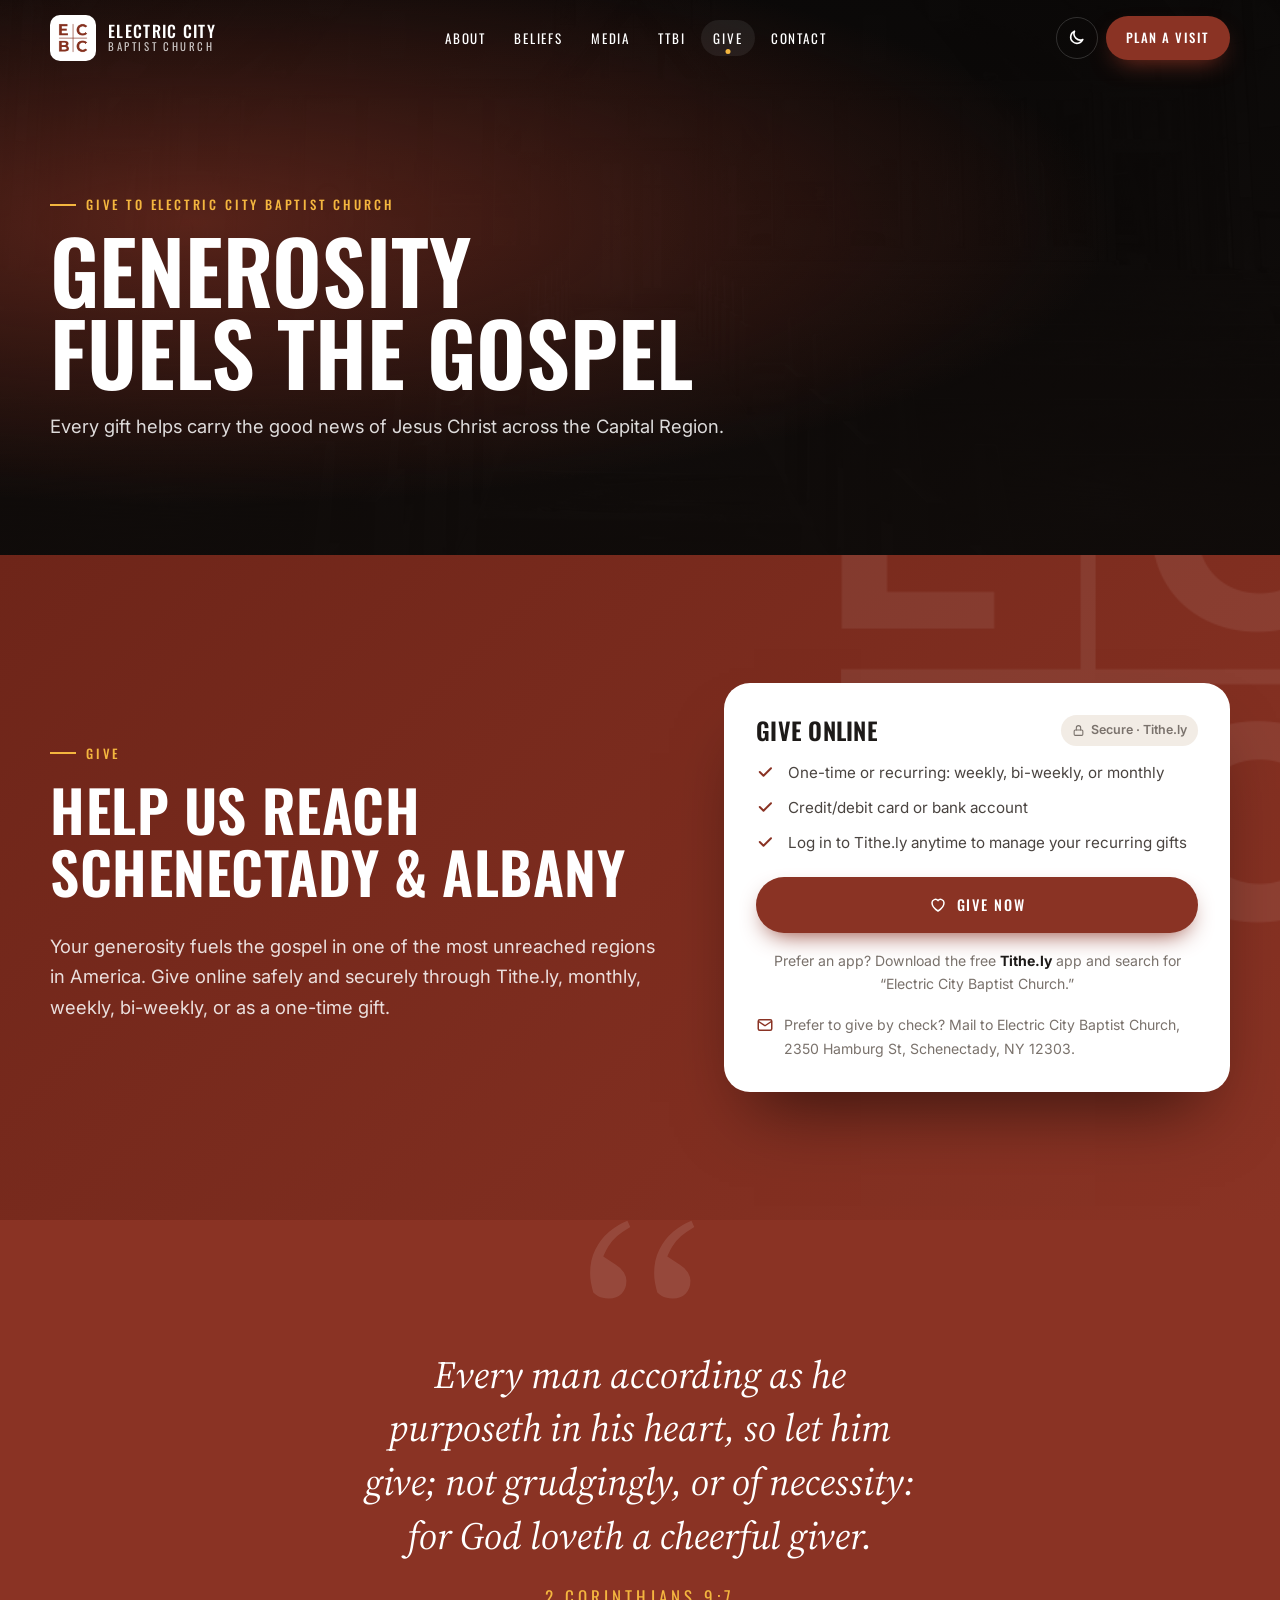
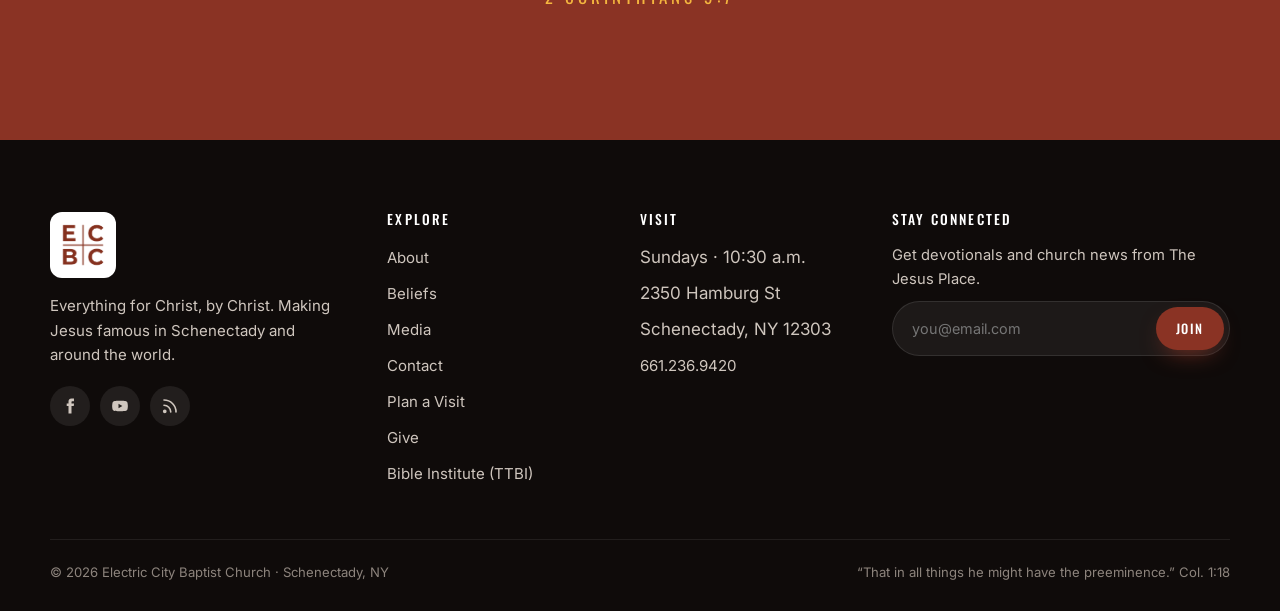
<file: give.html>
<!doctype html>
<html lang="en">
<head>
  <meta charset="utf-8">
  <meta name="viewport" content="width=device-width, initial-scale=1">
  <title>Give Online | Electric City Baptist Church, Schenectady</title>
  <meta name="description" content="Give securely to Electric City Baptist Church in Schenectady, NY through Tithe.ly, one-time or recurring, or mail a check.">
  <meta name="theme-color" content="#8a3324">
  <meta name="robots" content="noindex, nofollow">
  <link rel="icon" type="image/png" href="assets/ecbc-logo.png">
  <link rel="apple-touch-icon" href="assets/ecbc-logo.png">
  <meta property="og:title" content="Give Online | Electric City Baptist Church, Schenectady">
  <meta property="og:description" content="Give securely to Electric City Baptist Church in Schenectady, NY through Tithe.ly, one-time or recurring, or mail a check.">
  <meta property="og:image" content="https://atlantic-ministries-trust.github.io/electriccitybaptist/assets/ecbc-logo.png">
  <meta property="og:url" content="https://atlantic-ministries-trust.github.io/electriccitybaptist/give.html">
  <meta property="og:type" content="website">
  <meta property="og:site_name" content="Electric City Baptist Church">
  <meta name="twitter:card" content="summary">
  <link rel="canonical" href="https://atlantic-ministries-trust.github.io/electriccitybaptist/give.html">
  <link rel="preconnect" href="https://fonts.googleapis.com">
  <link rel="preconnect" href="https://fonts.gstatic.com" crossorigin>
  <link href="https://fonts.googleapis.com/css2?family=Inter:wght@400;500;600;700&family=Oswald:wght@400;500;600&family=Source+Serif+4:ital,wght@0,400;1,400&display=swap" rel="stylesheet">
  <link rel="stylesheet" href="css/styles.css?v=2">
  <script>
    try { const t = localStorage.getItem("ecbc-theme"); if (t) document.documentElement.dataset.theme = t; } catch (e) {}
  </script>
  <script type="application/ld+json">
{
  "@context": "https://schema.org",
  "@graph": [
    {
      "@type": "Church",
      "@id": "https://atlantic-ministries-trust.github.io/electriccitybaptist/#church",
      "name": "Electric City Baptist Church",
      "alternateName": "ECBC",
      "description": "An independent Baptist church in Schenectady, NY. Sundays at 10:30 a.m. Everything for Christ, by Christ.",
      "url": "https://atlantic-ministries-trust.github.io/electriccitybaptist/",
      "logo": "https://atlantic-ministries-trust.github.io/electriccitybaptist/assets/ecbc-logo.png",
      "image": "https://atlantic-ministries-trust.github.io/electriccitybaptist/assets/stafford-family.jpg",
      "telephone": "+1-661-236-9420",
      "address": {
        "@type": "PostalAddress",
        "streetAddress": "2350 Hamburg St",
        "addressLocality": "Schenectady",
        "addressRegion": "NY",
        "postalCode": "12303",
        "addressCountry": "US"
      },
      "geo": {
        "@type": "GeoCoordinates",
        "latitude": 42.781,
        "longitude": -73.9327
      },
      "hasMap": "https://www.google.com/maps/search/?api=1&query=2350+Hamburg+St,+Schenectady,+NY+12303",
      "event": {
        "@type": "Event",
        "name": "Sunday Worship",
        "eventSchedule": {
          "@type": "Schedule",
          "byDay": "https://schema.org/Sunday",
          "repeatFrequency": "P1W",
          "startTime": "10:30",
          "scheduleTimezone": "America/New_York"
        },
        "location": {
          "@type": "Place",
          "name": "Electric City Baptist Church",
          "address": "2350 Hamburg St, Schenectady, NY 12303"
        }
      },
      "employee": {
        "@type": "Person",
        "name": "Anthony Stafford",
        "jobTitle": "Pastor"
      },
      "sameAs": [
        "https://www.facebook.com/ElectricCityBaptist/",
        "https://thejesusplace.substack.com/"
      ]
    },
    {
      "@type": "WebSite",
      "@id": "https://atlantic-ministries-trust.github.io/electriccitybaptist/#website",
      "url": "https://atlantic-ministries-trust.github.io/electriccitybaptist/",
      "name": "Electric City Baptist Church",
      "publisher": {
        "@id": "https://atlantic-ministries-trust.github.io/electriccitybaptist/#church"
      }
    },
    {
      "@type": "BreadcrumbList",
      "itemListElement": [
        {
          "@type": "ListItem",
          "position": 1,
          "name": "Home",
          "item": "https://atlantic-ministries-trust.github.io/electriccitybaptist/"
        },
        {
          "@type": "ListItem",
          "position": 2,
          "name": "Give",
          "item": "https://atlantic-ministries-trust.github.io/electriccitybaptist/give.html"
        }
      ]
    }
  ]
}
  </script>
</head>
<body>
<a class="skip" href="#main">Skip to content</a>

<!-- Icon sprite -->
<svg width="0" height="0" style="position:absolute" aria-hidden="true">
  <defs>
    <symbol id="i-pin" viewBox="0 0 24 24" fill="none" stroke="currentColor" stroke-width="2" stroke-linecap="round" stroke-linejoin="round"><path d="M12 22s7-6.2 7-12a7 7 0 1 0-14 0c0 5.8 7 12 7 12Z"/><circle cx="12" cy="10" r="2.6"/></symbol>
    <symbol id="i-clock" viewBox="0 0 24 24" fill="none" stroke="currentColor" stroke-width="2" stroke-linecap="round"><circle cx="12" cy="12" r="9"/><path d="M12 7v5l3 2"/></symbol>
    <symbol id="i-cal" viewBox="0 0 24 24" fill="none" stroke="currentColor" stroke-width="2" stroke-linecap="round"><rect x="3" y="5" width="18" height="16" rx="2"/><path d="M3 10h18M8 3v4M16 3v4"/></symbol>
    <symbol id="i-play" viewBox="0 0 24 24" fill="currentColor"><path d="M7 4.8v14.4a1 1 0 0 0 1.5.86l12-7.2a1 1 0 0 0 0-1.72l-12-7.2A1 1 0 0 0 7 4.8Z"/></symbol>
    <symbol id="i-pause" viewBox="0 0 24 24" fill="currentColor"><rect x="6" y="4" width="4" height="16" rx="1"/><rect x="14" y="4" width="4" height="16" rx="1"/></symbol>
    <symbol id="i-pray" viewBox="0 0 24 24" fill="none" stroke="currentColor" stroke-width="2" stroke-linecap="round" stroke-linejoin="round"><path d="M12 3v8M8.5 6.5 12 3l3.5 3.5"/><path d="M5 21v-5a7 7 0 0 1 14 0v5"/><path d="M9 21v-3a3 3 0 0 1 6 0v3"/></symbol>
    <symbol id="i-door" viewBox="0 0 24 24" fill="none" stroke="currentColor" stroke-width="2" stroke-linecap="round" stroke-linejoin="round"><path d="M14 3h5v18h-5"/><path d="M3 12h11M10 8l4 4-4 4"/></symbol>
    <symbol id="i-heart" viewBox="0 0 24 24" fill="none" stroke="currentColor" stroke-width="2" stroke-linejoin="round"><path d="M12 20s-8-4.9-8-11a4.5 4.5 0 0 1 8-2.8A4.5 4.5 0 0 1 20 9c0 6.1-8 11-8 11Z"/></symbol>
    <symbol id="i-book" viewBox="0 0 24 24" fill="none" stroke="currentColor" stroke-width="2" stroke-linejoin="round"><path d="M4 4.5A1.5 1.5 0 0 1 5.5 3H20v16H5.5A1.5 1.5 0 0 0 4 20.5Z"/><path d="M4 20.5A1.5 1.5 0 0 0 5.5 22H20M9 8h7"/></symbol>
    <symbol id="i-users" viewBox="0 0 24 24" fill="none" stroke="currentColor" stroke-width="2" stroke-linecap="round"><circle cx="9" cy="8" r="3.5"/><path d="M2.5 20a6.5 6.5 0 0 1 13 0"/><path d="M16 4.5a3.5 3.5 0 0 1 0 7M18 14a6 6 0 0 1 3.5 6"/></symbol>
    <symbol id="i-music" viewBox="0 0 24 24" fill="none" stroke="currentColor" stroke-width="2" stroke-linecap="round"><path d="M9 18V5l11-2v13"/><circle cx="6" cy="18" r="3"/><circle cx="17" cy="16" r="3"/></symbol>
    <symbol id="i-phone" viewBox="0 0 24 24" fill="none" stroke="currentColor" stroke-width="2" stroke-linejoin="round"><path d="M5 3h3.5l2 5-2.5 1.5a11 11 0 0 0 6.5 6.5L16 13.5l5 2V19a2 2 0 0 1-2 2A16 16 0 0 1 3 5a2 2 0 0 1 2-2Z"/></symbol>
    <symbol id="i-mail" viewBox="0 0 24 24" fill="none" stroke="currentColor" stroke-width="2" stroke-linejoin="round"><rect x="3" y="5" width="18" height="14" rx="2"/><path d="m3 7 9 6 9-6"/></symbol>
    <symbol id="i-fb" viewBox="0 0 24 24" fill="currentColor"><path d="M14 8.5V6.8c0-.8.5-1 1-1h2.3V2.1L14.2 2C10.8 2 10 4.5 10 6.2v2.3H7.6V12H10v10h4V12h3l.4-3.5Z"/></symbol>
    <symbol id="i-yt" viewBox="0 0 24 24" fill="currentColor"><path d="M22 7.6a3 3 0 0 0-2-2C18.2 5 12 5 12 5s-6.2 0-8 .6a3 3 0 0 0-2 2A31 31 0 0 0 1.5 12 31 31 0 0 0 2 16.4a3 3 0 0 0 2 2c1.8.6 8 .6 8 .6s6.2 0 8-.6a3 3 0 0 0 2-2 31 31 0 0 0 .5-4.4 31 31 0 0 0-.5-4.4ZM10 15V9l5.2 3Z"/></symbol>
    <symbol id="i-rss" viewBox="0 0 24 24" fill="none" stroke="currentColor" stroke-width="2.2" stroke-linecap="round"><path d="M4 11a9 9 0 0 1 9 9M4 4a16 16 0 0 1 16 16"/><circle cx="5" cy="19" r="1.4" fill="currentColor"/></symbol>
    <symbol id="i-search" viewBox="0 0 24 24" fill="none" stroke="currentColor" stroke-width="2" stroke-linecap="round"><circle cx="11" cy="11" r="7"/><path d="m20 20-3.5-3.5"/></symbol>
    <symbol id="i-down" viewBox="0 0 24 24" fill="none" stroke="currentColor" stroke-width="2" stroke-linecap="round" stroke-linejoin="round"><path d="M12 4v12M6 11l6 6 6-6M4 21h16"/></symbol>
    <symbol id="i-arrow" viewBox="0 0 24 24" fill="none" stroke="currentColor" stroke-width="2" stroke-linecap="round" stroke-linejoin="round"><path d="M5 12h14M13 6l6 6-6 6"/></symbol>
    <symbol id="i-check" viewBox="0 0 24 24" fill="none" stroke="currentColor" stroke-width="2.6" stroke-linecap="round" stroke-linejoin="round"><path d="m5 12 5 5L20 7"/></symbol>
    <symbol id="i-copy" viewBox="0 0 24 24" fill="none" stroke="currentColor" stroke-width="2"><rect x="9" y="9" width="12" height="12" rx="2"/><path d="M5 15V5a2 2 0 0 1 2-2h10"/></symbol>
    <symbol id="i-moon" viewBox="0 0 24 24" fill="none" stroke="currentColor" stroke-width="2" stroke-linejoin="round"><path d="M20 14.5A8 8 0 0 1 9.5 4 8 8 0 1 0 20 14.5Z"/></symbol>
    <symbol id="i-sun" viewBox="0 0 24 24" fill="none" stroke="currentColor" stroke-width="2" stroke-linecap="round"><circle cx="12" cy="12" r="4"/><path d="M12 2v2M12 20v2M4.9 4.9l1.4 1.4M17.7 17.7l1.4 1.4M2 12h2M20 12h2M4.9 19.1l1.4-1.4M17.7 6.3l1.4-1.4"/></symbol>
    <symbol id="i-lock" viewBox="0 0 24 24" fill="none" stroke="currentColor" stroke-width="2" stroke-linecap="round"><rect x="4" y="11" width="16" height="10" rx="2"/><path d="M8 11V7a4 4 0 0 1 8 0v4"/></symbol>
    <symbol id="i-menu" viewBox="0 0 24 24" fill="none" stroke="currentColor" stroke-width="2" stroke-linecap="round"><path d="M4 7h16M4 12h16M4 17h10"/></symbol>
    <symbol id="i-x" viewBox="0 0 24 24" fill="none" stroke="currentColor" stroke-width="2" stroke-linecap="round"><path d="M6 6l12 12M18 6 6 18"/></symbol>
    <symbol id="i-bolt" viewBox="0 0 24 24" fill="currentColor"><path d="M13 2 4 14h6l-1 8 9-12h-6Z"/></symbol>
    <symbol id="i-car" viewBox="0 0 24 24" fill="none" stroke="currentColor" stroke-width="2" stroke-linejoin="round"><path d="M5 16V11l2-5h10l2 5v5M3 16h18v3H3Z"/><circle cx="7.5" cy="13.5" r=".8" fill="currentColor"/><circle cx="16.5" cy="13.5" r=".8" fill="currentColor"/></symbol>
  </defs>
</svg>

<!-- Header -->
<header class="site-header" id="header">
  <div class="container nav">
    <a class="brand" href="index.html" aria-label="Electric City Baptist Church home">
      <img class="brand-mark" src="assets/ecbc-logo.png" alt="ECBC logo">
      <span class="brand-name">Electric City<small>Baptist Church</small></span>
    </a>
    <nav aria-label="Primary">
      <ul class="nav-links">
        <li><a href="about.html">About</a></li>
        <li><a href="beliefs.html">Beliefs</a></li>
        <li><a href="media.html">Media</a></li>
        <li><a href="ttbi.html">TTBI</a></li>
        <li><a href="give.html">Give</a></li>
        <li><a href="contact.html">Contact</a></li>
      </ul>
    </nav>
    <div class="nav-actions">
      <button class="icon-btn" id="themeToggle" aria-label="Toggle dark mode"><svg><use href="#i-moon"/></svg></button>
      <a class="btn btn-primary btn-sm" href="visit.html">Plan a Visit</a>
      <button class="icon-btn menu-toggle" id="menuOpen" aria-label="Open menu" aria-expanded="false" aria-controls="mobileMenu"><svg><use href="#i-menu"/></svg></button>
    </div>
  </div>
</header>

<div class="mobile-menu" id="mobileMenu" aria-hidden="true">
  <button class="icon-btn close" id="menuClose" aria-label="Close menu"><svg><use href="#i-x"/></svg></button>
  <ul>
    <li><a href="index.html">Home</a></li>
    <li><a href="about.html">About</a></li>
    <li><a href="visit.html">Plan a Visit</a></li>
    <li><a href="beliefs.html">Beliefs</a></li>
    <li><a href="media.html">Media</a></li>
    <li><a href="ttbi.html">Bible Institute</a></li>
    <li><a href="give.html">Give</a></li>
    <li><a href="contact.html">Contact</a></li>
  </ul>
  <p class="meta">Sundays · 10:30 a.m.<br>2350 Hamburg St, Schenectady, NY</p>
</div>

<main id="main">

<section class="page-hero">
  <div class="page-hero-bg" style="background-image:url('assets/sanctuary.jpg')"></div>
  <div class="container">
    <h1 class="eyebrow reveal">Give to Electric City Baptist Church</h1>
    <p class="page-title reveal" data-delay="1">Generosity<br>Fuels the Gospel</p>
    <p class="lead reveal" data-delay="2">Every gift helps carry the good news of Jesus Christ across the Capital Region.</p>
  </div>
</section>

<!-- Give -->
<section class="give" id="give">
  <div class="container give-grid">
    <div class="reveal">
      <p class="eyebrow">Give</p>
      <h2>Help Us Reach<br>Schenectady &amp; Albany</h2>
      <p class="lead">Your generosity fuels the gospel in one of the most unreached regions in America. Give online safely and securely through Tithe.ly, monthly, weekly, bi-weekly, or as a one-time gift.</p>
    </div>
    <div class="give-card reveal" data-delay="1">
      <div class="tithely-head">
        <h3>Give Online</h3>
        <span class="secure"><svg><use href="#i-lock"/></svg> Secure · Tithe.ly</span>
      </div>
      <ul class="give-ways">
        <li><svg><use href="#i-check"/></svg> One-time or recurring: weekly, bi-weekly, or monthly</li>
        <li><svg><use href="#i-check"/></svg> Credit/debit card or bank account</li>
        <li><svg><use href="#i-check"/></svg> Log in to Tithe.ly anytime to manage your recurring gifts</li>
      </ul>
      <!-- Tithe.ly's widget turns this into an in-page giving form; without JS it's a plain link. -->
      <a class="btn btn-primary tithely-give-btn" data-church-id="289665" id="giveBtn" href="https://tithe.ly/give?c=289665" target="_blank" rel="noopener"><svg><use href="#i-heart"/></svg> Give Now</a>
      <p class="give-alt">Prefer an app? Download the free <b>Tithe.ly</b> app and search for “Electric City Baptist Church.”</p>
      <div class="mail-check"><svg><use href="#i-mail"/></svg><span>Prefer to give by check? Mail to Electric City Baptist Church, 2350 Hamburg St, Schenectady, NY 12303.</span></div>
    </div>
  </div>
</section>

<!-- Verse -->
<section class="verse">
  <div class="container reveal">
    <blockquote>Every man according as he purposeth in his heart, so let him give; not grudgingly, or of necessity: for God loveth a cheerful giver.</blockquote>
    <cite>2 Corinthians 9:7</cite>
  </div>
</section>

</main>

<!-- Footer -->
<footer class="site-footer">
  <div class="container">
    <div class="footer-grid">
      <div class="footer-brand">
        <img src="assets/ecbc-logo.png" alt="Electric City Baptist Church logo">
        <p>Everything for Christ, by Christ. Making Jesus famous in Schenectady and around the world.</p>
        <div class="socials">
          <a href="https://www.facebook.com/ElectricCityBaptist/" target="_blank" rel="noopener" aria-label="Facebook"><svg><use href="#i-fb"/></svg></a>
          <a href="https://www.youtube.com/watch?v=MotVsbWxx8M" target="_blank" rel="noopener" aria-label="YouTube"><svg><use href="#i-yt"/></svg></a>
          <a href="https://wp.electriccitybaptist.com/series/old-lion-young-lion/feed/" target="_blank" rel="noopener" aria-label="Podcast RSS"><svg><use href="#i-rss"/></svg></a>
        </div>
      </div>
      <div>
        <h4>Explore</h4>
        <ul>
          <li><a href="about.html">About</a></li>
          <li><a href="beliefs.html">Beliefs</a></li>
          <li><a href="media.html">Media</a></li>
          <li><a href="contact.html">Contact</a></li>
          <li><a href="visit.html">Plan a Visit</a></li>
          <li><a href="give.html">Give</a></li>
          <li><a href="ttbi.html">Bible Institute (TTBI)</a></li>
        </ul>
      </div>
      <div>
        <h4>Visit</h4>
        <ul>
          <li>Sundays · 10:30 a.m.</li>
          <li>2350 Hamburg St</li>
          <li>Schenectady, NY 12303</li>
          <li><a href="tel:+16612369420">661.236.9420</a></li>
        </ul>
      </div>
      <div>
        <h4>Stay Connected</h4>
        <p style="font-size:.92rem;margin:0">Get devotionals and church news from The Jesus Place.</p>
        <form class="newsletter" id="newsletter">
          <label class="sr-only" for="nlEmail">Email address</label>
          <input id="nlEmail" type="email" placeholder="you@email.com" required>
          <button class="btn btn-primary btn-sm" type="submit">Join</button>
        </form>
      </div>
    </div>
    <div class="footer-bottom">
      <span>© <span id="year"></span> Electric City Baptist Church · Schenectady, NY</span>
      <span>“That in all things he might have the preeminence.” Col. 1:18</span>
    </div>
  </div>
</footer>

<!-- Prayer request dialog -->
<dialog id="prayerDialog" aria-labelledby="prayerTitle">
  <button class="icon-btn dialog-close" data-close aria-label="Close"><svg><use href="#i-x"/></svg></button>
  <form class="dialog-inner" id="prayerForm" method="dialog">
    <p class="eyebrow">We'd be honored</p>
    <h3 id="prayerTitle">Prayer Request</h3>
    <p style="color:var(--ink-2);margin-top:0">Share how we can pray for you. Our church family takes every request to the Lord.</p>
    <div class="field"><label for="prName">Your name <span style="color:var(--muted);font-weight:400">(optional)</span></label><input id="prName" autocomplete="name"></div>
    <div class="field"><label for="prText">How can we pray?</label><textarea id="prText" rows="4" required></textarea></div>
    <div class="choice" style="margin-bottom:18px"><input type="checkbox" id="prPrivate"><label for="prPrivate" style="padding:10px 14px">Keep this private (pastor only)</label></div>
    <button class="btn btn-primary" type="submit" style="width:100%;justify-content:center">Send Request</button>
    <p class="form-note">Opens your email app with your request ready to send.</p>
  </form>
</dialog>

<nav class="mobile-cta" aria-label="Quick actions">
  <a href="visit.html"><svg><use href="#i-door"/></svg>Plan a Visit</a>
  <a href="https://www.google.com/maps/dir/?api=1&amp;destination=2350+Hamburg+St,+Schenectady,+NY+12303" target="_blank" rel="noopener"><svg><use href="#i-pin"/></svg>Directions</a>
  <a href="tel:+16612369420"><svg><use href="#i-phone"/></svg>Call</a>
</nav>

<div class="toast" id="toast" role="status"></div>

<script src="js/app.js?v=2"></script>
<script src="https://tithe.ly/widget/v3/give.js?3"></script>
<script>
  // Tithe.ly's official giving widget (same church ID as the current site).
  if (typeof create_tithely_widget === "function") {
    var tw = create_tithely_widget();
    document.getElementById("giveBtn").addEventListener("click", function (e) { e.preventDefault(); });
  }
</script>
</body>
</html>
</file>
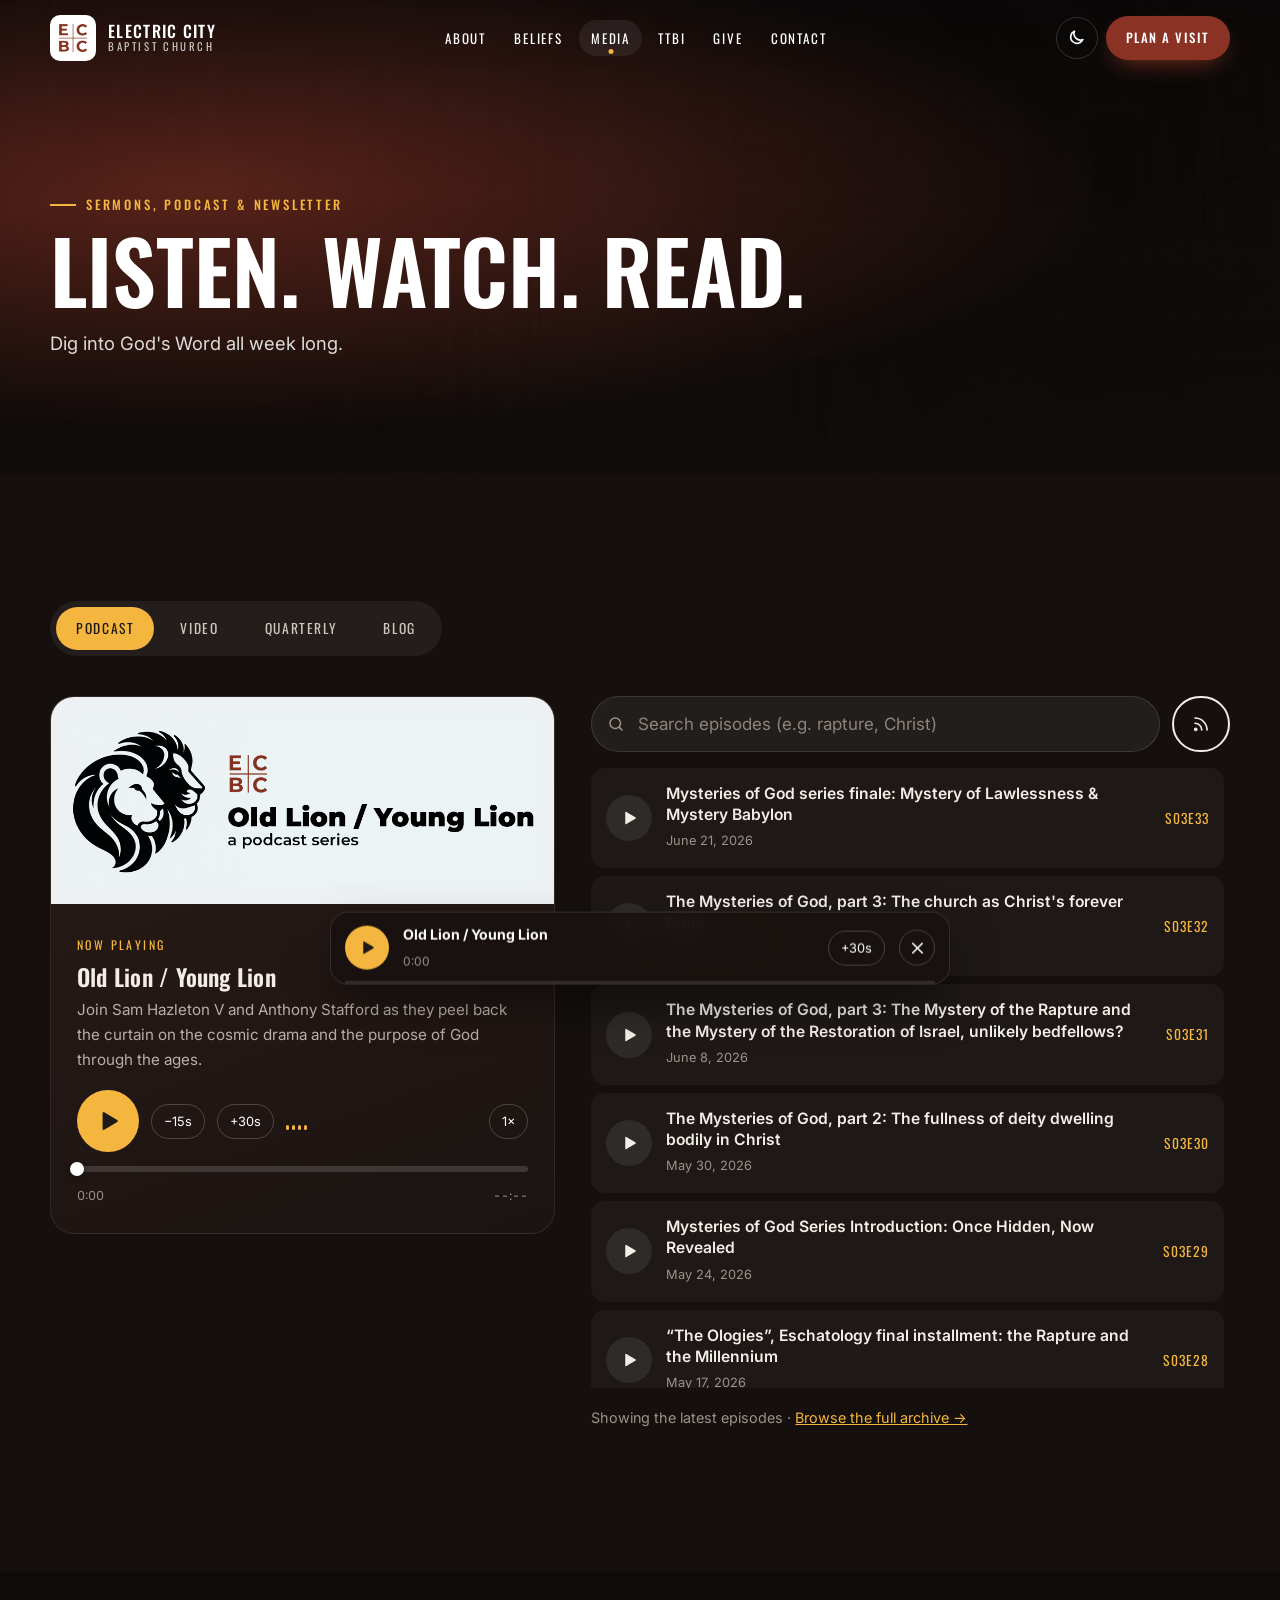
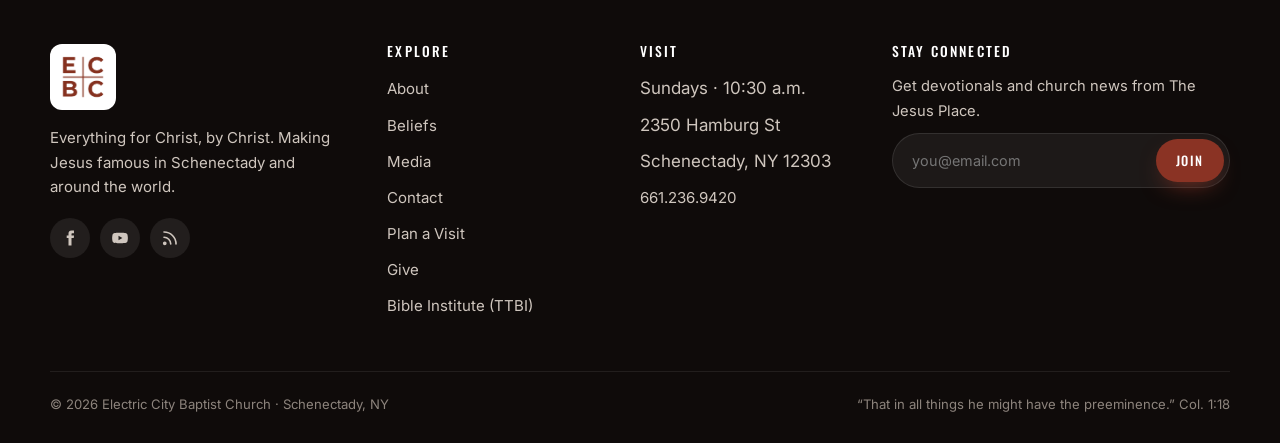
<file: media.html>
<!doctype html>
<html lang="en">
<head>
  <meta charset="utf-8">
  <meta name="viewport" content="width=device-width, initial-scale=1">
  <title>Sermons, Podcast &amp; Newsletter | Electric City Baptist</title>
  <meta name="description" content="Listen to the Old Lion / Young Lion podcast with Pastor Anthony Stafford, watch video, and read the ECBC Quarterly newsletter.">
  <meta name="theme-color" content="#8a3324">
  <meta name="robots" content="noindex, nofollow">
  <link rel="icon" type="image/png" href="assets/ecbc-logo.png">
  <link rel="apple-touch-icon" href="assets/ecbc-logo.png">
  <meta property="og:title" content="Sermons, Podcast &amp; Newsletter | Electric City Baptist">
  <meta property="og:description" content="Listen to the Old Lion / Young Lion podcast with Pastor Anthony Stafford, watch video, and read the ECBC Quarterly newsletter.">
  <meta property="og:image" content="https://atlantic-ministries-trust.github.io/electriccitybaptist/assets/ecbc-logo.png">
  <meta property="og:url" content="https://atlantic-ministries-trust.github.io/electriccitybaptist/media.html">
  <meta property="og:type" content="website">
  <meta property="og:site_name" content="Electric City Baptist Church">
  <meta name="twitter:card" content="summary">
  <link rel="canonical" href="https://atlantic-ministries-trust.github.io/electriccitybaptist/media.html">
  <link rel="preconnect" href="https://fonts.googleapis.com">
  <link rel="preconnect" href="https://fonts.gstatic.com" crossorigin>
  <link href="https://fonts.googleapis.com/css2?family=Inter:wght@400;500;600;700&family=Oswald:wght@400;500;600&family=Source+Serif+4:ital,wght@0,400;1,400&display=swap" rel="stylesheet">
  <link rel="stylesheet" href="css/styles.css?v=2">
  <script>
    try { const t = localStorage.getItem("ecbc-theme"); if (t) document.documentElement.dataset.theme = t; } catch (e) {}
  </script>
  <script type="application/ld+json">
{
  "@context": "https://schema.org",
  "@graph": [
    {
      "@type": "Church",
      "@id": "https://atlantic-ministries-trust.github.io/electriccitybaptist/#church",
      "name": "Electric City Baptist Church",
      "alternateName": "ECBC",
      "description": "An independent Baptist church in Schenectady, NY. Sundays at 10:30 a.m. Everything for Christ, by Christ.",
      "url": "https://atlantic-ministries-trust.github.io/electriccitybaptist/",
      "logo": "https://atlantic-ministries-trust.github.io/electriccitybaptist/assets/ecbc-logo.png",
      "image": "https://atlantic-ministries-trust.github.io/electriccitybaptist/assets/stafford-family.jpg",
      "telephone": "+1-661-236-9420",
      "address": {
        "@type": "PostalAddress",
        "streetAddress": "2350 Hamburg St",
        "addressLocality": "Schenectady",
        "addressRegion": "NY",
        "postalCode": "12303",
        "addressCountry": "US"
      },
      "geo": {
        "@type": "GeoCoordinates",
        "latitude": 42.781,
        "longitude": -73.9327
      },
      "hasMap": "https://www.google.com/maps/search/?api=1&query=2350+Hamburg+St,+Schenectady,+NY+12303",
      "event": {
        "@type": "Event",
        "name": "Sunday Worship",
        "eventSchedule": {
          "@type": "Schedule",
          "byDay": "https://schema.org/Sunday",
          "repeatFrequency": "P1W",
          "startTime": "10:30",
          "scheduleTimezone": "America/New_York"
        },
        "location": {
          "@type": "Place",
          "name": "Electric City Baptist Church",
          "address": "2350 Hamburg St, Schenectady, NY 12303"
        }
      },
      "employee": {
        "@type": "Person",
        "name": "Anthony Stafford",
        "jobTitle": "Pastor"
      },
      "sameAs": [
        "https://www.facebook.com/ElectricCityBaptist/",
        "https://thejesusplace.substack.com/"
      ]
    },
    {
      "@type": "WebSite",
      "@id": "https://atlantic-ministries-trust.github.io/electriccitybaptist/#website",
      "url": "https://atlantic-ministries-trust.github.io/electriccitybaptist/",
      "name": "Electric City Baptist Church",
      "publisher": {
        "@id": "https://atlantic-ministries-trust.github.io/electriccitybaptist/#church"
      }
    },
    {
      "@type": "BreadcrumbList",
      "itemListElement": [
        {
          "@type": "ListItem",
          "position": 1,
          "name": "Home",
          "item": "https://atlantic-ministries-trust.github.io/electriccitybaptist/"
        },
        {
          "@type": "ListItem",
          "position": 2,
          "name": "Sermons & Podcast",
          "item": "https://atlantic-ministries-trust.github.io/electriccitybaptist/media.html"
        }
      ]
    },
    {
      "@type": "PodcastSeries",
      "name": "Old Lion / Young Lion",
      "url": "https://atlantic-ministries-trust.github.io/electriccitybaptist/media.html",
      "webFeed": "https://wp.electriccitybaptist.com/series/old-lion-young-lion/feed/",
      "description": "Sam Hazleton V and Anthony Stafford peel back the curtain on the cosmic drama and the purpose of God through the ages.",
      "author": [
        {
          "@type": "Person",
          "name": "Sam Hazleton V"
        },
        {
          "@type": "Person",
          "name": "Anthony Stafford"
        }
      ],
      "publisher": {
        "@id": "https://atlantic-ministries-trust.github.io/electriccitybaptist/#church"
      }
    }
  ]
}
  </script>
</head>
<body>
<a class="skip" href="#main">Skip to content</a>

<!-- Icon sprite -->
<svg width="0" height="0" style="position:absolute" aria-hidden="true">
  <defs>
    <symbol id="i-pin" viewBox="0 0 24 24" fill="none" stroke="currentColor" stroke-width="2" stroke-linecap="round" stroke-linejoin="round"><path d="M12 22s7-6.2 7-12a7 7 0 1 0-14 0c0 5.8 7 12 7 12Z"/><circle cx="12" cy="10" r="2.6"/></symbol>
    <symbol id="i-clock" viewBox="0 0 24 24" fill="none" stroke="currentColor" stroke-width="2" stroke-linecap="round"><circle cx="12" cy="12" r="9"/><path d="M12 7v5l3 2"/></symbol>
    <symbol id="i-cal" viewBox="0 0 24 24" fill="none" stroke="currentColor" stroke-width="2" stroke-linecap="round"><rect x="3" y="5" width="18" height="16" rx="2"/><path d="M3 10h18M8 3v4M16 3v4"/></symbol>
    <symbol id="i-play" viewBox="0 0 24 24" fill="currentColor"><path d="M7 4.8v14.4a1 1 0 0 0 1.5.86l12-7.2a1 1 0 0 0 0-1.72l-12-7.2A1 1 0 0 0 7 4.8Z"/></symbol>
    <symbol id="i-pause" viewBox="0 0 24 24" fill="currentColor"><rect x="6" y="4" width="4" height="16" rx="1"/><rect x="14" y="4" width="4" height="16" rx="1"/></symbol>
    <symbol id="i-pray" viewBox="0 0 24 24" fill="none" stroke="currentColor" stroke-width="2" stroke-linecap="round" stroke-linejoin="round"><path d="M12 3v8M8.5 6.5 12 3l3.5 3.5"/><path d="M5 21v-5a7 7 0 0 1 14 0v5"/><path d="M9 21v-3a3 3 0 0 1 6 0v3"/></symbol>
    <symbol id="i-door" viewBox="0 0 24 24" fill="none" stroke="currentColor" stroke-width="2" stroke-linecap="round" stroke-linejoin="round"><path d="M14 3h5v18h-5"/><path d="M3 12h11M10 8l4 4-4 4"/></symbol>
    <symbol id="i-heart" viewBox="0 0 24 24" fill="none" stroke="currentColor" stroke-width="2" stroke-linejoin="round"><path d="M12 20s-8-4.9-8-11a4.5 4.5 0 0 1 8-2.8A4.5 4.5 0 0 1 20 9c0 6.1-8 11-8 11Z"/></symbol>
    <symbol id="i-book" viewBox="0 0 24 24" fill="none" stroke="currentColor" stroke-width="2" stroke-linejoin="round"><path d="M4 4.5A1.5 1.5 0 0 1 5.5 3H20v16H5.5A1.5 1.5 0 0 0 4 20.5Z"/><path d="M4 20.5A1.5 1.5 0 0 0 5.5 22H20M9 8h7"/></symbol>
    <symbol id="i-users" viewBox="0 0 24 24" fill="none" stroke="currentColor" stroke-width="2" stroke-linecap="round"><circle cx="9" cy="8" r="3.5"/><path d="M2.5 20a6.5 6.5 0 0 1 13 0"/><path d="M16 4.5a3.5 3.5 0 0 1 0 7M18 14a6 6 0 0 1 3.5 6"/></symbol>
    <symbol id="i-music" viewBox="0 0 24 24" fill="none" stroke="currentColor" stroke-width="2" stroke-linecap="round"><path d="M9 18V5l11-2v13"/><circle cx="6" cy="18" r="3"/><circle cx="17" cy="16" r="3"/></symbol>
    <symbol id="i-phone" viewBox="0 0 24 24" fill="none" stroke="currentColor" stroke-width="2" stroke-linejoin="round"><path d="M5 3h3.5l2 5-2.5 1.5a11 11 0 0 0 6.5 6.5L16 13.5l5 2V19a2 2 0 0 1-2 2A16 16 0 0 1 3 5a2 2 0 0 1 2-2Z"/></symbol>
    <symbol id="i-mail" viewBox="0 0 24 24" fill="none" stroke="currentColor" stroke-width="2" stroke-linejoin="round"><rect x="3" y="5" width="18" height="14" rx="2"/><path d="m3 7 9 6 9-6"/></symbol>
    <symbol id="i-fb" viewBox="0 0 24 24" fill="currentColor"><path d="M14 8.5V6.8c0-.8.5-1 1-1h2.3V2.1L14.2 2C10.8 2 10 4.5 10 6.2v2.3H7.6V12H10v10h4V12h3l.4-3.5Z"/></symbol>
    <symbol id="i-yt" viewBox="0 0 24 24" fill="currentColor"><path d="M22 7.6a3 3 0 0 0-2-2C18.2 5 12 5 12 5s-6.2 0-8 .6a3 3 0 0 0-2 2A31 31 0 0 0 1.5 12 31 31 0 0 0 2 16.4a3 3 0 0 0 2 2c1.8.6 8 .6 8 .6s6.2 0 8-.6a3 3 0 0 0 2-2 31 31 0 0 0 .5-4.4 31 31 0 0 0-.5-4.4ZM10 15V9l5.2 3Z"/></symbol>
    <symbol id="i-rss" viewBox="0 0 24 24" fill="none" stroke="currentColor" stroke-width="2.2" stroke-linecap="round"><path d="M4 11a9 9 0 0 1 9 9M4 4a16 16 0 0 1 16 16"/><circle cx="5" cy="19" r="1.4" fill="currentColor"/></symbol>
    <symbol id="i-search" viewBox="0 0 24 24" fill="none" stroke="currentColor" stroke-width="2" stroke-linecap="round"><circle cx="11" cy="11" r="7"/><path d="m20 20-3.5-3.5"/></symbol>
    <symbol id="i-down" viewBox="0 0 24 24" fill="none" stroke="currentColor" stroke-width="2" stroke-linecap="round" stroke-linejoin="round"><path d="M12 4v12M6 11l6 6 6-6M4 21h16"/></symbol>
    <symbol id="i-arrow" viewBox="0 0 24 24" fill="none" stroke="currentColor" stroke-width="2" stroke-linecap="round" stroke-linejoin="round"><path d="M5 12h14M13 6l6 6-6 6"/></symbol>
    <symbol id="i-check" viewBox="0 0 24 24" fill="none" stroke="currentColor" stroke-width="2.6" stroke-linecap="round" stroke-linejoin="round"><path d="m5 12 5 5L20 7"/></symbol>
    <symbol id="i-copy" viewBox="0 0 24 24" fill="none" stroke="currentColor" stroke-width="2"><rect x="9" y="9" width="12" height="12" rx="2"/><path d="M5 15V5a2 2 0 0 1 2-2h10"/></symbol>
    <symbol id="i-moon" viewBox="0 0 24 24" fill="none" stroke="currentColor" stroke-width="2" stroke-linejoin="round"><path d="M20 14.5A8 8 0 0 1 9.5 4 8 8 0 1 0 20 14.5Z"/></symbol>
    <symbol id="i-sun" viewBox="0 0 24 24" fill="none" stroke="currentColor" stroke-width="2" stroke-linecap="round"><circle cx="12" cy="12" r="4"/><path d="M12 2v2M12 20v2M4.9 4.9l1.4 1.4M17.7 17.7l1.4 1.4M2 12h2M20 12h2M4.9 19.1l1.4-1.4M17.7 6.3l1.4-1.4"/></symbol>
    <symbol id="i-lock" viewBox="0 0 24 24" fill="none" stroke="currentColor" stroke-width="2" stroke-linecap="round"><rect x="4" y="11" width="16" height="10" rx="2"/><path d="M8 11V7a4 4 0 0 1 8 0v4"/></symbol>
    <symbol id="i-menu" viewBox="0 0 24 24" fill="none" stroke="currentColor" stroke-width="2" stroke-linecap="round"><path d="M4 7h16M4 12h16M4 17h10"/></symbol>
    <symbol id="i-x" viewBox="0 0 24 24" fill="none" stroke="currentColor" stroke-width="2" stroke-linecap="round"><path d="M6 6l12 12M18 6 6 18"/></symbol>
    <symbol id="i-bolt" viewBox="0 0 24 24" fill="currentColor"><path d="M13 2 4 14h6l-1 8 9-12h-6Z"/></symbol>
    <symbol id="i-car" viewBox="0 0 24 24" fill="none" stroke="currentColor" stroke-width="2" stroke-linejoin="round"><path d="M5 16V11l2-5h10l2 5v5M3 16h18v3H3Z"/><circle cx="7.5" cy="13.5" r=".8" fill="currentColor"/><circle cx="16.5" cy="13.5" r=".8" fill="currentColor"/></symbol>
  </defs>
</svg>

<!-- Header -->
<header class="site-header" id="header">
  <div class="container nav">
    <a class="brand" href="index.html" aria-label="Electric City Baptist Church home">
      <img class="brand-mark" src="assets/ecbc-logo.png" alt="ECBC logo">
      <span class="brand-name">Electric City<small>Baptist Church</small></span>
    </a>
    <nav aria-label="Primary">
      <ul class="nav-links">
        <li><a href="about.html">About</a></li>
        <li><a href="beliefs.html">Beliefs</a></li>
        <li><a href="media.html">Media</a></li>
        <li><a href="ttbi.html">TTBI</a></li>
        <li><a href="give.html">Give</a></li>
        <li><a href="contact.html">Contact</a></li>
      </ul>
    </nav>
    <div class="nav-actions">
      <button class="icon-btn" id="themeToggle" aria-label="Toggle dark mode"><svg><use href="#i-moon"/></svg></button>
      <a class="btn btn-primary btn-sm" href="visit.html">Plan a Visit</a>
      <button class="icon-btn menu-toggle" id="menuOpen" aria-label="Open menu" aria-expanded="false" aria-controls="mobileMenu"><svg><use href="#i-menu"/></svg></button>
    </div>
  </div>
</header>

<div class="mobile-menu" id="mobileMenu" aria-hidden="true">
  <button class="icon-btn close" id="menuClose" aria-label="Close menu"><svg><use href="#i-x"/></svg></button>
  <ul>
    <li><a href="index.html">Home</a></li>
    <li><a href="about.html">About</a></li>
    <li><a href="visit.html">Plan a Visit</a></li>
    <li><a href="beliefs.html">Beliefs</a></li>
    <li><a href="media.html">Media</a></li>
    <li><a href="ttbi.html">Bible Institute</a></li>
    <li><a href="give.html">Give</a></li>
    <li><a href="contact.html">Contact</a></li>
  </ul>
  <p class="meta">Sundays · 10:30 a.m.<br>2350 Hamburg St, Schenectady, NY</p>
</div>

<main id="main">

<section class="page-hero">
  <div class="page-hero-bg" style="background-image:url('assets/sanctuary.jpg')"></div>
  <div class="container">
    <h1 class="eyebrow reveal">Sermons, Podcast &amp; Newsletter</h1>
    <p class="page-title reveal" data-delay="1">Listen. Watch. Read.</p>
    <p class="lead reveal" data-delay="2">Dig into God's Word all week long.</p>
  </div>
</section>

<!-- Media -->
<section class="media" id="media">
  <div class="container">

    <div class="tabs reveal" role="tablist" aria-label="Media types">
      <button class="tab" role="tab" aria-selected="true" aria-controls="panel-podcast" id="tab-podcast">Podcast</button>
      <button class="tab" role="tab" aria-selected="false" aria-controls="panel-video" id="tab-video" tabindex="-1">Video</button>
      <button class="tab" role="tab" aria-selected="false" aria-controls="panel-quarterly" id="tab-quarterly" tabindex="-1">Quarterly</button>
      <button class="tab" role="tab" aria-selected="false" aria-controls="panel-blog" id="tab-blog" tabindex="-1">Blog</button>
    </div>

    <!-- Podcast -->
    <div class="panel" role="tabpanel" id="panel-podcast" aria-labelledby="tab-podcast">
      <div class="podcast-layout">
        <div class="now-card" id="nowCard">
          <div class="now-art"><img src="assets/old-lion-young-lion.png" alt="Old Lion / Young Lion, a podcast series from ECBC"></div>
          <div class="now-body">
            <span class="tag" id="nowCode">Now Playing</span>
            <h3 id="nowTitle">Old Lion / Young Lion</h3>
            <p id="nowDesc">Join Sam Hazleton V and Anthony Stafford as they peel back the curtain on the cosmic drama and the purpose of God through the ages.</p>
            <div class="player">
              <div class="player-controls">
                <button class="play-big" id="playBtn" aria-label="Play"><svg><use href="#i-play"/></svg></button>
                <button class="skip-btn" id="back15" aria-label="Back 15 seconds">−15s</button>
                <button class="skip-btn" id="fwd30" aria-label="Forward 30 seconds">+30s</button>
                <div class="wave" aria-hidden="true"><i></i><i></i><i></i><i></i></div>
                <button class="skip-btn speed" id="speedBtn" aria-label="Playback speed">1×</button>
              </div>
              <div class="progress" id="progress" role="slider" aria-label="Seek" aria-valuemin="0" aria-valuemax="100" aria-valuenow="0" tabindex="0"><div class="fill" id="fill"></div></div>
              <div class="times"><span id="tCur">0:00</span><span id="tDur">--:--</span></div>
            </div>
          </div>
        </div>

        <div>
          <div class="ep-tools">
            <label class="search"><span class="sr-only">Search episodes</span><svg><use href="#i-search"/></svg><input id="epSearch" type="search" placeholder="Search episodes (e.g. rapture, Christ)"></label>
            <a class="btn btn-ghost btn-sm" href="https://wp.electriccitybaptist.com/series/old-lion-young-lion/feed/" target="_blank" rel="noopener" title="Subscribe via RSS"><svg><use href="#i-rss"/></svg><span class="sr-only">RSS feed</span></a>
          </div>
          <ul class="ep-list" id="epList">
        <li><button class="ep " data-i="0" aria-label="Play S03E33: Mysteries of God series finale: Mystery of Lawlessness &amp; Mystery Babylon">
          <span class="ep-play"><svg><use href="#i-play"/></svg></span>
          <span><b>Mysteries of God series finale: Mystery of Lawlessness &amp; Mystery Babylon</b><small>June 21, 2026</small></span>
          <span class="code">S03E33</span>
        </button></li>
        <li><button class="ep " data-i="1" aria-label="Play S03E32: The Mysteries of God, part 3: The church as Christ's forever Bride">
          <span class="ep-play"><svg><use href="#i-play"/></svg></span>
          <span><b>The Mysteries of God, part 3: The church as Christ's forever Bride</b><small>June 14, 2026</small></span>
          <span class="code">S03E32</span>
        </button></li>
        <li><button class="ep " data-i="2" aria-label="Play S03E31: The Mysteries of God, part 3: The Mystery of the Rapture and the Mystery of the Restoration of Israel, unlikely bedfellows?">
          <span class="ep-play"><svg><use href="#i-play"/></svg></span>
          <span><b>The Mysteries of God, part 3: The Mystery of the Rapture and the Mystery of the Restoration of Israel, unlikely bedfellows?</b><small>June 8, 2026</small></span>
          <span class="code">S03E31</span>
        </button></li>
        <li><button class="ep " data-i="3" aria-label="Play S03E30: The Mysteries of God, part 2: The fullness of deity dwelling bodily in Christ">
          <span class="ep-play"><svg><use href="#i-play"/></svg></span>
          <span><b>The Mysteries of God, part 2: The fullness of deity dwelling bodily in Christ</b><small>May 30, 2026</small></span>
          <span class="code">S03E30</span>
        </button></li>
        <li><button class="ep " data-i="4" aria-label="Play S03E29: Mysteries of God Series Introduction: Once Hidden, Now Revealed">
          <span class="ep-play"><svg><use href="#i-play"/></svg></span>
          <span><b>Mysteries of God Series Introduction: Once Hidden, Now Revealed</b><small>May 24, 2026</small></span>
          <span class="code">S03E29</span>
        </button></li>
        <li><button class="ep " data-i="5" aria-label="Play S03E28: “The Ologies”, Eschatology final installment: the Rapture and the Millennium">
          <span class="ep-play"><svg><use href="#i-play"/></svg></span>
          <span><b>“The Ologies”, Eschatology final installment: the Rapture and the Millennium</b><small>May 17, 2026</small></span>
          <span class="code">S03E28</span>
        </button></li>
        <li><button class="ep " data-i="6" aria-label="Play S03E27: Eschatology: How do we know Christ's return is soon?">
          <span class="ep-play"><svg><use href="#i-play"/></svg></span>
          <span><b>Eschatology: How do we know Christ's return is soon?</b><small>May 3, 2026</small></span>
          <span class="code">S03E27</span>
        </button></li>
        <li><button class="ep " data-i="7" aria-label="Play S03E26: “The Ologies”, part 11: Eschatology, Are We There Yet?">
          <span class="ep-play"><svg><use href="#i-play"/></svg></span>
          <span><b>“The Ologies”, part 11: Eschatology, Are We There Yet?</b><small>April 26, 2026</small></span>
          <span class="code">S03E26</span>
        </button></li>
        <li><button class="ep " data-i="8" aria-label="Play S03E25: Angelology: understanding the heavenly realms">
          <span class="ep-play"><svg><use href="#i-play"/></svg></span>
          <span><b>Angelology: understanding the heavenly realms</b><small>April 19, 2026</small></span>
          <span class="code">S03E25</span>
        </button></li>
        <li><button class="ep " data-i="9" aria-label="Play S03E24: “The Ologies”, part 9: Ecclesiology, Truth vs. Myths about the church">
          <span class="ep-play"><svg><use href="#i-play"/></svg></span>
          <span><b>“The Ologies”, part 9: Ecclesiology, Truth vs. Myths about the church</b><small>April 4, 2026</small></span>
          <span class="code">S03E24</span>
        </button></li>
          </ul>
          <p style="margin-top:18px;font-size:.9rem;color:#9b928a">Showing the latest episodes · <a href="https://wp.electriccitybaptist.com/series/old-lion-young-lion/" target="_blank" rel="noopener" style="color:var(--spark)">Browse the full archive →</a></p>
        </div>
      </div>
    </div>

    <!-- Video -->
    <div class="panel" role="tabpanel" id="panel-video" aria-labelledby="tab-video" hidden>
      <div class="video-layout">
        <div class="video-frame" id="videoFrame">
          <button class="video-poster" id="videoPoster" style="background-image:url('https://i.ytimg.com/vi/MotVsbWxx8M/hqdefault.jpg')" aria-label="Play video">
            <span class="play-big"><svg><use href="#i-play"/></svg></span>
          </button>
        </div>
        <div>
          <p class="eyebrow">Watch</p>
          <h3 style="font-size:2rem;text-transform:uppercase">See what God is doing in Schenectady</h3>
          <p style="color:#cfc6be">Catch a glimpse of life at Electric City Baptist Church, then come experience it in person on Sunday.</p>
          <a class="btn btn-primary btn-sm" href="https://www.facebook.com/ElectricCityBaptist/" target="_blank" rel="noopener"><svg><use href="#i-fb"/></svg> More on Facebook</a>
        </div>
      </div>
    </div>

    <!-- Quarterly -->
    <div class="panel" role="tabpanel" id="panel-quarterly" aria-labelledby="tab-quarterly" hidden>
      <div class="quarterly-grid">
        <a class="issue" href="https://electriccitybaptist.com/images/Quarterly/ECBCQ_Fall-2025Issue-4_digital3.pdf" target="_blank" rel="noopener">
          <div class="issue-cover"><img class="logo-chip" src="assets/ecbc-logo.png" alt=""><div><small>Issue 04 · Latest</small><h4>Fall<br>2025</h4></div></div>
          <div class="issue-foot">Read the PDF <svg><use href="#i-down"/></svg></div>
        </a>
        <a class="issue" href="https://electriccitybaptist.com/images/Quarterly/ECBC_Summer24_Issue3_final_digital.pdf" target="_blank" rel="noopener">
          <div class="issue-cover"><img class="logo-chip" src="assets/ecbc-logo.png" alt=""><div><small>Issue 03</small><h4>Summer<br>2024</h4></div></div>
          <div class="issue-foot">Read the PDF <svg><use href="#i-down"/></svg></div>
        </a>
        <a class="issue" href="https://electriccitybaptist.com/images/Quarterly/ECBC_Winter23_Issue2digital.pdf" target="_blank" rel="noopener">
          <div class="issue-cover"><img class="logo-chip" src="assets/ecbc-logo.png" alt=""><div><small>Issue 02</small><h4>Winter<br>2023</h4></div></div>
          <div class="issue-foot">Read the PDF <svg><use href="#i-down"/></svg></div>
        </a>
        <a class="issue" href="https://electriccitybaptist.com/images/Quarterly/ECBC_Fall23_Issue1digital.pdf" target="_blank" rel="noopener">
          <div class="issue-cover"><img class="logo-chip" src="assets/ecbc-logo.png" alt=""><div><small>Issue 01</small><h4>Fall<br>2023</h4></div></div>
          <div class="issue-foot">Read the PDF <svg><use href="#i-down"/></svg></div>
        </a>
      </div>
    </div>

    <!-- Blog -->
    <div class="panel" role="tabpanel" id="panel-blog" aria-labelledby="tab-blog" hidden>
      <div class="blog-layout">
        <div>
          <p class="eyebrow">The Jesus Place</p>
          <h3 style="font-size:2rem;text-transform:uppercase">Encouragement in your inbox</h3>
          <p style="color:#cfc6be">Subscribe to our Substack for devotionals, church news, and updates from the Jesus Place, delivered straight to your email.</p>
          <a class="btn btn-primary btn-sm" href="https://thejesusplace.substack.com" target="_blank" rel="noopener">Visit the Blog <svg><use href="#i-arrow"/></svg></a>
        </div>
        <div class="substack-frame"><iframe src="https://thejesusplace.substack.com/embed" title="Subscribe to The Jesus Place on Substack" loading="lazy"></iframe></div>
      </div>
    </div>
  </div>
</section>

</main>

<!-- Footer -->
<footer class="site-footer">
  <div class="container">
    <div class="footer-grid">
      <div class="footer-brand">
        <img src="assets/ecbc-logo.png" alt="Electric City Baptist Church logo">
        <p>Everything for Christ, by Christ. Making Jesus famous in Schenectady and around the world.</p>
        <div class="socials">
          <a href="https://www.facebook.com/ElectricCityBaptist/" target="_blank" rel="noopener" aria-label="Facebook"><svg><use href="#i-fb"/></svg></a>
          <a href="https://www.youtube.com/watch?v=MotVsbWxx8M" target="_blank" rel="noopener" aria-label="YouTube"><svg><use href="#i-yt"/></svg></a>
          <a href="https://wp.electriccitybaptist.com/series/old-lion-young-lion/feed/" target="_blank" rel="noopener" aria-label="Podcast RSS"><svg><use href="#i-rss"/></svg></a>
        </div>
      </div>
      <div>
        <h4>Explore</h4>
        <ul>
          <li><a href="about.html">About</a></li>
          <li><a href="beliefs.html">Beliefs</a></li>
          <li><a href="media.html">Media</a></li>
          <li><a href="contact.html">Contact</a></li>
          <li><a href="visit.html">Plan a Visit</a></li>
          <li><a href="give.html">Give</a></li>
          <li><a href="ttbi.html">Bible Institute (TTBI)</a></li>
        </ul>
      </div>
      <div>
        <h4>Visit</h4>
        <ul>
          <li>Sundays · 10:30 a.m.</li>
          <li>2350 Hamburg St</li>
          <li>Schenectady, NY 12303</li>
          <li><a href="tel:+16612369420">661.236.9420</a></li>
        </ul>
      </div>
      <div>
        <h4>Stay Connected</h4>
        <p style="font-size:.92rem;margin:0">Get devotionals and church news from The Jesus Place.</p>
        <form class="newsletter" id="newsletter">
          <label class="sr-only" for="nlEmail">Email address</label>
          <input id="nlEmail" type="email" placeholder="you@email.com" required>
          <button class="btn btn-primary btn-sm" type="submit">Join</button>
        </form>
      </div>
    </div>
    <div class="footer-bottom">
      <span>© <span id="year"></span> Electric City Baptist Church · Schenectady, NY</span>
      <span>“That in all things he might have the preeminence.” Col. 1:18</span>
    </div>
  </div>
</footer>

<!-- Prayer request dialog -->
<dialog id="prayerDialog" aria-labelledby="prayerTitle">
  <button class="icon-btn dialog-close" data-close aria-label="Close"><svg><use href="#i-x"/></svg></button>
  <form class="dialog-inner" id="prayerForm" method="dialog">
    <p class="eyebrow">We'd be honored</p>
    <h3 id="prayerTitle">Prayer Request</h3>
    <p style="color:var(--ink-2);margin-top:0">Share how we can pray for you. Our church family takes every request to the Lord.</p>
    <div class="field"><label for="prName">Your name <span style="color:var(--muted);font-weight:400">(optional)</span></label><input id="prName" autocomplete="name"></div>
    <div class="field"><label for="prText">How can we pray?</label><textarea id="prText" rows="4" required></textarea></div>
    <div class="choice" style="margin-bottom:18px"><input type="checkbox" id="prPrivate"><label for="prPrivate" style="padding:10px 14px">Keep this private (pastor only)</label></div>
    <button class="btn btn-primary" type="submit" style="width:100%;justify-content:center">Send Request</button>
    <p class="form-note">Opens your email app with your request ready to send.</p>
  </form>
</dialog>

<!-- Persistent mini player -->
<div class="mini-player" id="miniPlayer" aria-label="Podcast mini player">
  <button class="play-big" id="miniPlay" aria-label="Play"><svg><use href="#i-play"/></svg></button>
  <div class="t"><b id="miniTitle">Old Lion / Young Lion</b><small id="miniTime">0:00</small></div>
  <button class="skip-btn hide-sm" id="miniFwd">+30s</button>
  <button class="icon-btn" id="miniClose" aria-label="Close player"><svg><use href="#i-x"/></svg></button>
  <div class="mini-bar"><i id="miniFill"></i></div>
</div>

<audio id="audio" preload="none"></audio>

<nav class="mobile-cta" aria-label="Quick actions">
  <a href="visit.html"><svg><use href="#i-door"/></svg>Plan a Visit</a>
  <a href="https://www.google.com/maps/dir/?api=1&amp;destination=2350+Hamburg+St,+Schenectady,+NY+12303" target="_blank" rel="noopener"><svg><use href="#i-pin"/></svg>Directions</a>
  <a href="tel:+16612369420"><svg><use href="#i-phone"/></svg>Call</a>
</nav>

<div class="toast" id="toast" role="status"></div>

<script src="js/app.js?v=2"></script>
</body>
</html>
</file>
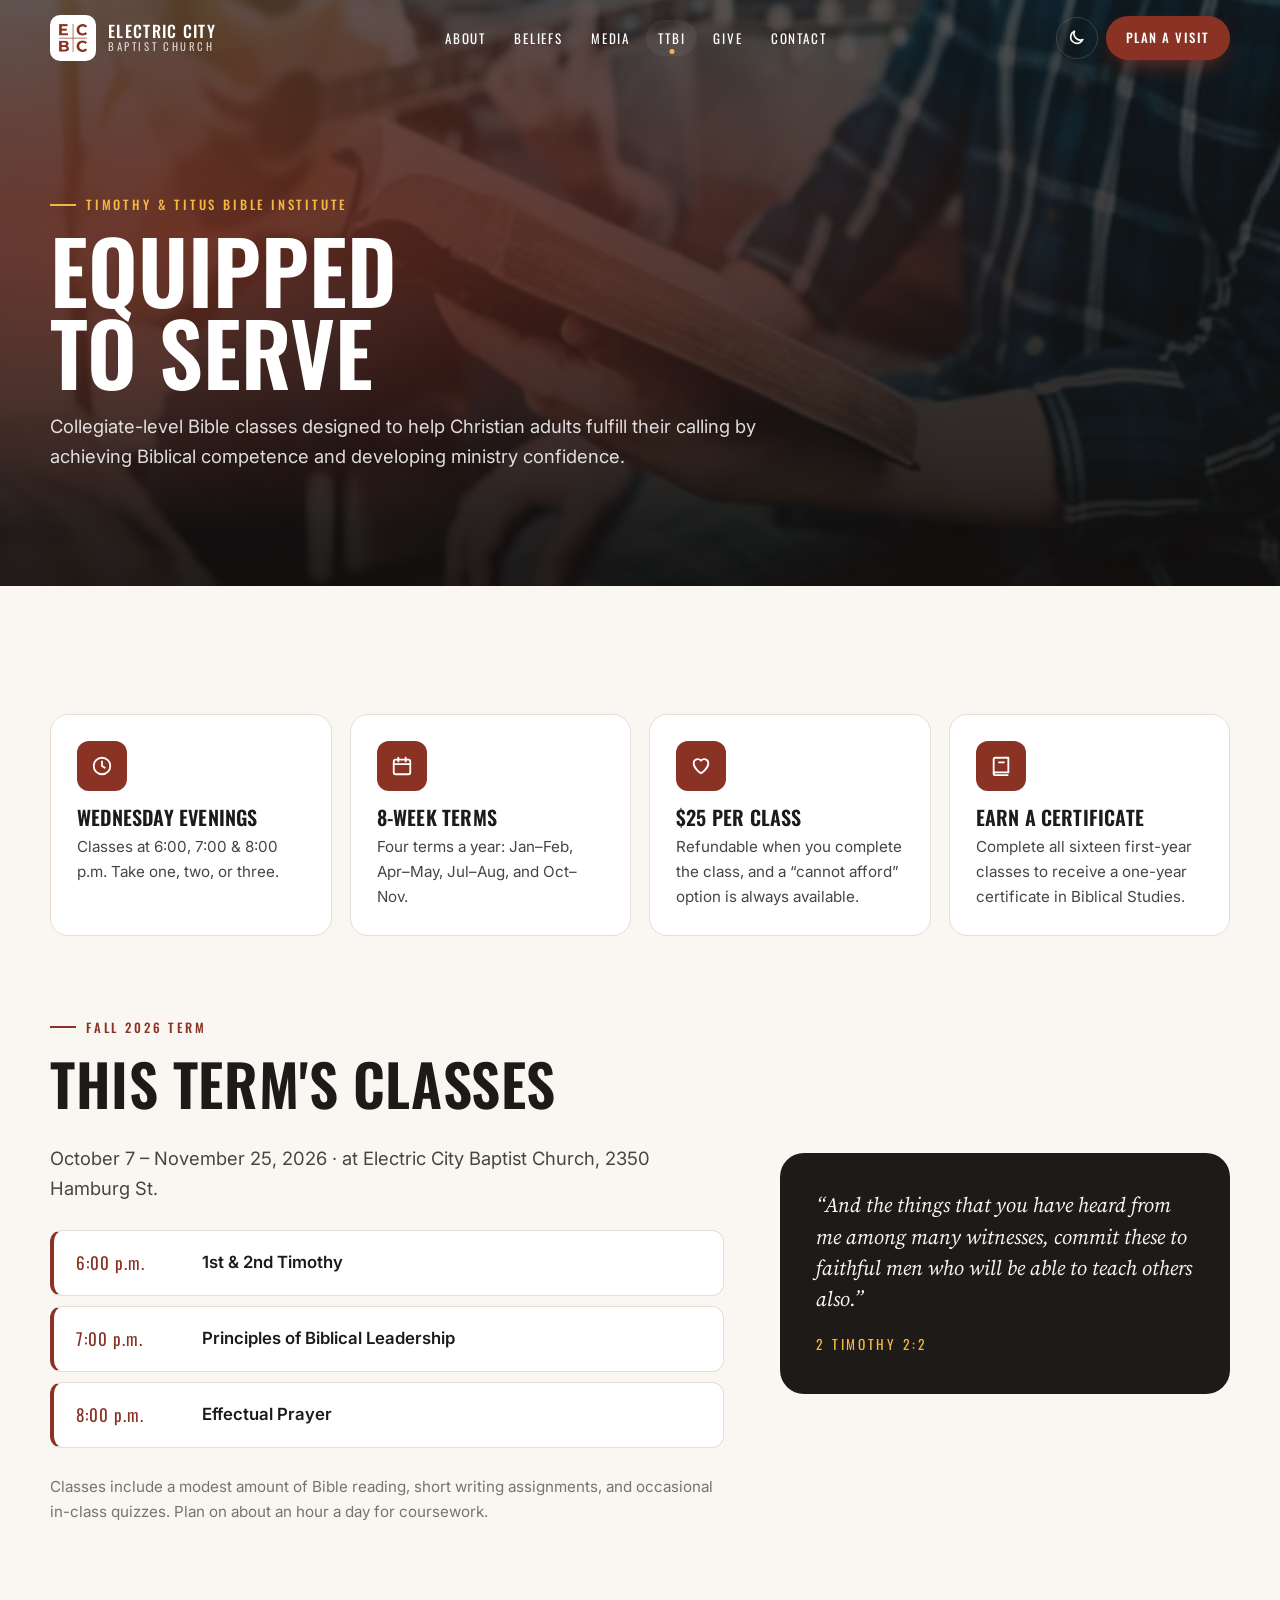
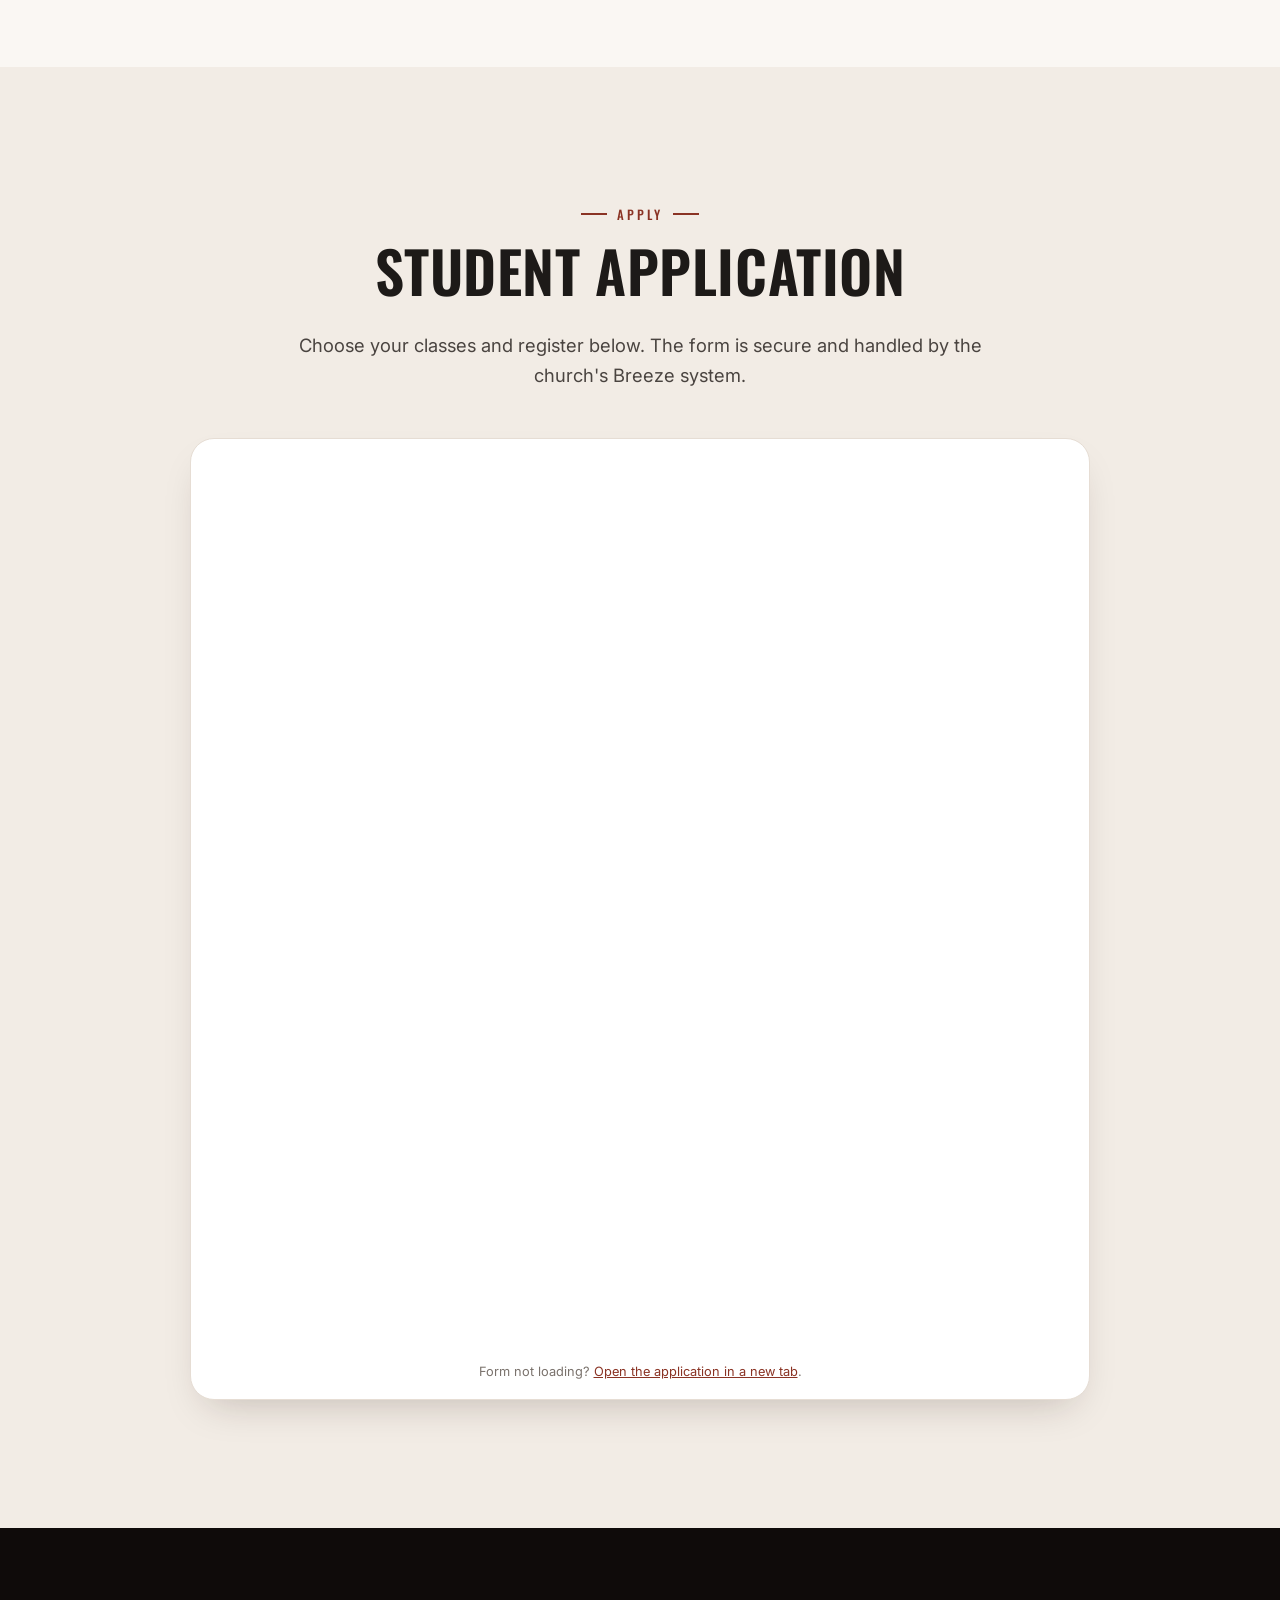
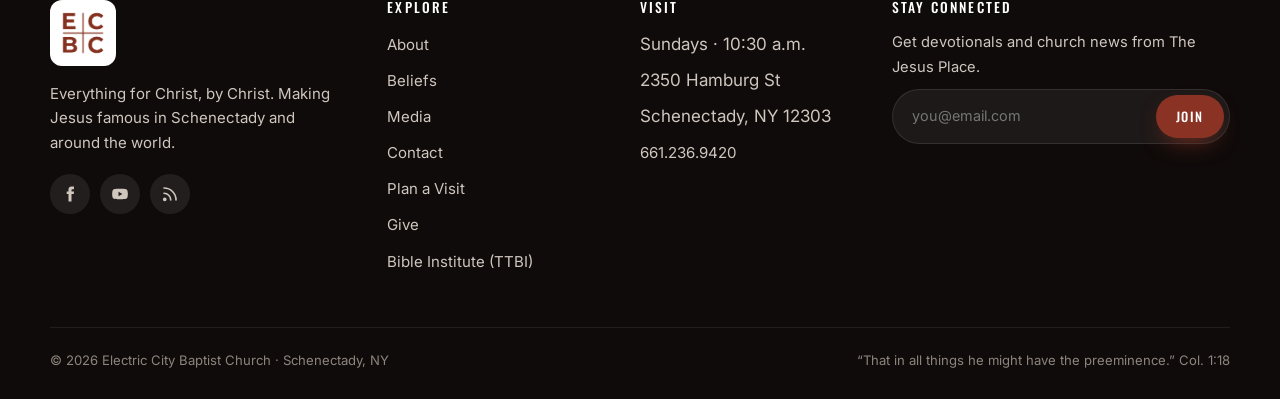
<file: ttbi.html>
<!doctype html>
<html lang="en">
<head>
  <meta charset="utf-8">
  <meta name="viewport" content="width=device-width, initial-scale=1">
  <title>Bible Classes for Adults in Schenectady | TTBI</title>
  <meta name="description" content="Timothy &amp; Titus Bible Institute: college-level Bible classes Wednesday evenings at Electric City Baptist Church. $25/class, certificate program.">
  <meta name="theme-color" content="#8a3324">
  <meta name="robots" content="noindex, nofollow">
  <link rel="icon" type="image/png" href="assets/ecbc-logo.png">
  <link rel="apple-touch-icon" href="assets/ecbc-logo.png">
  <meta property="og:title" content="Bible Classes for Adults in Schenectady | TTBI">
  <meta property="og:description" content="Timothy &amp; Titus Bible Institute: college-level Bible classes Wednesday evenings at Electric City Baptist Church. $25/class, certificate program.">
  <meta property="og:image" content="https://atlantic-ministries-trust.github.io/electriccitybaptist/assets/ecbc-logo.png">
  <meta property="og:url" content="https://atlantic-ministries-trust.github.io/electriccitybaptist/ttbi.html">
  <meta property="og:type" content="website">
  <meta property="og:site_name" content="Electric City Baptist Church">
  <meta name="twitter:card" content="summary">
  <link rel="canonical" href="https://atlantic-ministries-trust.github.io/electriccitybaptist/ttbi.html">
  <link rel="preconnect" href="https://fonts.googleapis.com">
  <link rel="preconnect" href="https://fonts.gstatic.com" crossorigin>
  <link href="https://fonts.googleapis.com/css2?family=Inter:wght@400;500;600;700&family=Oswald:wght@400;500;600&family=Source+Serif+4:ital,wght@0,400;1,400&display=swap" rel="stylesheet">
  <link rel="stylesheet" href="css/styles.css?v=2">
  <script>
    try { const t = localStorage.getItem("ecbc-theme"); if (t) document.documentElement.dataset.theme = t; } catch (e) {}
  </script>
  <script type="application/ld+json">
{
  "@context": "https://schema.org",
  "@graph": [
    {
      "@type": "Church",
      "@id": "https://atlantic-ministries-trust.github.io/electriccitybaptist/#church",
      "name": "Electric City Baptist Church",
      "alternateName": "ECBC",
      "description": "An independent Baptist church in Schenectady, NY. Sundays at 10:30 a.m. Everything for Christ, by Christ.",
      "url": "https://atlantic-ministries-trust.github.io/electriccitybaptist/",
      "logo": "https://atlantic-ministries-trust.github.io/electriccitybaptist/assets/ecbc-logo.png",
      "image": "https://atlantic-ministries-trust.github.io/electriccitybaptist/assets/stafford-family.jpg",
      "telephone": "+1-661-236-9420",
      "address": {
        "@type": "PostalAddress",
        "streetAddress": "2350 Hamburg St",
        "addressLocality": "Schenectady",
        "addressRegion": "NY",
        "postalCode": "12303",
        "addressCountry": "US"
      },
      "geo": {
        "@type": "GeoCoordinates",
        "latitude": 42.781,
        "longitude": -73.9327
      },
      "hasMap": "https://www.google.com/maps/search/?api=1&query=2350+Hamburg+St,+Schenectady,+NY+12303",
      "event": {
        "@type": "Event",
        "name": "Sunday Worship",
        "eventSchedule": {
          "@type": "Schedule",
          "byDay": "https://schema.org/Sunday",
          "repeatFrequency": "P1W",
          "startTime": "10:30",
          "scheduleTimezone": "America/New_York"
        },
        "location": {
          "@type": "Place",
          "name": "Electric City Baptist Church",
          "address": "2350 Hamburg St, Schenectady, NY 12303"
        }
      },
      "employee": {
        "@type": "Person",
        "name": "Anthony Stafford",
        "jobTitle": "Pastor"
      },
      "sameAs": [
        "https://www.facebook.com/ElectricCityBaptist/",
        "https://thejesusplace.substack.com/"
      ]
    },
    {
      "@type": "WebSite",
      "@id": "https://atlantic-ministries-trust.github.io/electriccitybaptist/#website",
      "url": "https://atlantic-ministries-trust.github.io/electriccitybaptist/",
      "name": "Electric City Baptist Church",
      "publisher": {
        "@id": "https://atlantic-ministries-trust.github.io/electriccitybaptist/#church"
      }
    },
    {
      "@type": "BreadcrumbList",
      "itemListElement": [
        {
          "@type": "ListItem",
          "position": 1,
          "name": "Home",
          "item": "https://atlantic-ministries-trust.github.io/electriccitybaptist/"
        },
        {
          "@type": "ListItem",
          "position": 2,
          "name": "Timothy & Titus Bible Institute",
          "item": "https://atlantic-ministries-trust.github.io/electriccitybaptist/ttbi.html"
        }
      ]
    },
    {
      "@type": "Course",
      "name": "Timothy & Titus Bible Institute",
      "url": "https://atlantic-ministries-trust.github.io/electriccitybaptist/ttbi.html",
      "description": "Collegiate-level Bible classes designed to help Christian adults fulfill their calling by achieving Biblical competence and developing ministry confidence. Four 8-week terms a year; Wednesday evening classes.",
      "provider": {
        "@id": "https://atlantic-ministries-trust.github.io/electriccitybaptist/#church"
      },
      "offers": {
        "@type": "Offer",
        "price": "25",
        "priceCurrency": "USD",
        "category": "Per class"
      },
      "hasCourseInstance": {
        "@type": "CourseInstance",
        "courseMode": "Onsite",
        "startDate": "2026-10-07",
        "endDate": "2026-11-25",
        "location": {
          "@type": "Place",
          "name": "Electric City Baptist Church",
          "address": "2350 Hamburg St, Schenectady, NY 12303"
        }
      }
    }
  ]
}
  </script>
</head>
<body>
<a class="skip" href="#main">Skip to content</a>

<!-- Icon sprite -->
<svg width="0" height="0" style="position:absolute" aria-hidden="true">
  <defs>
    <symbol id="i-pin" viewBox="0 0 24 24" fill="none" stroke="currentColor" stroke-width="2" stroke-linecap="round" stroke-linejoin="round"><path d="M12 22s7-6.2 7-12a7 7 0 1 0-14 0c0 5.8 7 12 7 12Z"/><circle cx="12" cy="10" r="2.6"/></symbol>
    <symbol id="i-clock" viewBox="0 0 24 24" fill="none" stroke="currentColor" stroke-width="2" stroke-linecap="round"><circle cx="12" cy="12" r="9"/><path d="M12 7v5l3 2"/></symbol>
    <symbol id="i-cal" viewBox="0 0 24 24" fill="none" stroke="currentColor" stroke-width="2" stroke-linecap="round"><rect x="3" y="5" width="18" height="16" rx="2"/><path d="M3 10h18M8 3v4M16 3v4"/></symbol>
    <symbol id="i-play" viewBox="0 0 24 24" fill="currentColor"><path d="M7 4.8v14.4a1 1 0 0 0 1.5.86l12-7.2a1 1 0 0 0 0-1.72l-12-7.2A1 1 0 0 0 7 4.8Z"/></symbol>
    <symbol id="i-pause" viewBox="0 0 24 24" fill="currentColor"><rect x="6" y="4" width="4" height="16" rx="1"/><rect x="14" y="4" width="4" height="16" rx="1"/></symbol>
    <symbol id="i-pray" viewBox="0 0 24 24" fill="none" stroke="currentColor" stroke-width="2" stroke-linecap="round" stroke-linejoin="round"><path d="M12 3v8M8.5 6.5 12 3l3.5 3.5"/><path d="M5 21v-5a7 7 0 0 1 14 0v5"/><path d="M9 21v-3a3 3 0 0 1 6 0v3"/></symbol>
    <symbol id="i-door" viewBox="0 0 24 24" fill="none" stroke="currentColor" stroke-width="2" stroke-linecap="round" stroke-linejoin="round"><path d="M14 3h5v18h-5"/><path d="M3 12h11M10 8l4 4-4 4"/></symbol>
    <symbol id="i-heart" viewBox="0 0 24 24" fill="none" stroke="currentColor" stroke-width="2" stroke-linejoin="round"><path d="M12 20s-8-4.9-8-11a4.5 4.5 0 0 1 8-2.8A4.5 4.5 0 0 1 20 9c0 6.1-8 11-8 11Z"/></symbol>
    <symbol id="i-book" viewBox="0 0 24 24" fill="none" stroke="currentColor" stroke-width="2" stroke-linejoin="round"><path d="M4 4.5A1.5 1.5 0 0 1 5.5 3H20v16H5.5A1.5 1.5 0 0 0 4 20.5Z"/><path d="M4 20.5A1.5 1.5 0 0 0 5.5 22H20M9 8h7"/></symbol>
    <symbol id="i-users" viewBox="0 0 24 24" fill="none" stroke="currentColor" stroke-width="2" stroke-linecap="round"><circle cx="9" cy="8" r="3.5"/><path d="M2.5 20a6.5 6.5 0 0 1 13 0"/><path d="M16 4.5a3.5 3.5 0 0 1 0 7M18 14a6 6 0 0 1 3.5 6"/></symbol>
    <symbol id="i-music" viewBox="0 0 24 24" fill="none" stroke="currentColor" stroke-width="2" stroke-linecap="round"><path d="M9 18V5l11-2v13"/><circle cx="6" cy="18" r="3"/><circle cx="17" cy="16" r="3"/></symbol>
    <symbol id="i-phone" viewBox="0 0 24 24" fill="none" stroke="currentColor" stroke-width="2" stroke-linejoin="round"><path d="M5 3h3.5l2 5-2.5 1.5a11 11 0 0 0 6.5 6.5L16 13.5l5 2V19a2 2 0 0 1-2 2A16 16 0 0 1 3 5a2 2 0 0 1 2-2Z"/></symbol>
    <symbol id="i-mail" viewBox="0 0 24 24" fill="none" stroke="currentColor" stroke-width="2" stroke-linejoin="round"><rect x="3" y="5" width="18" height="14" rx="2"/><path d="m3 7 9 6 9-6"/></symbol>
    <symbol id="i-fb" viewBox="0 0 24 24" fill="currentColor"><path d="M14 8.5V6.8c0-.8.5-1 1-1h2.3V2.1L14.2 2C10.8 2 10 4.5 10 6.2v2.3H7.6V12H10v10h4V12h3l.4-3.5Z"/></symbol>
    <symbol id="i-yt" viewBox="0 0 24 24" fill="currentColor"><path d="M22 7.6a3 3 0 0 0-2-2C18.2 5 12 5 12 5s-6.2 0-8 .6a3 3 0 0 0-2 2A31 31 0 0 0 1.5 12 31 31 0 0 0 2 16.4a3 3 0 0 0 2 2c1.8.6 8 .6 8 .6s6.2 0 8-.6a3 3 0 0 0 2-2 31 31 0 0 0 .5-4.4 31 31 0 0 0-.5-4.4ZM10 15V9l5.2 3Z"/></symbol>
    <symbol id="i-rss" viewBox="0 0 24 24" fill="none" stroke="currentColor" stroke-width="2.2" stroke-linecap="round"><path d="M4 11a9 9 0 0 1 9 9M4 4a16 16 0 0 1 16 16"/><circle cx="5" cy="19" r="1.4" fill="currentColor"/></symbol>
    <symbol id="i-search" viewBox="0 0 24 24" fill="none" stroke="currentColor" stroke-width="2" stroke-linecap="round"><circle cx="11" cy="11" r="7"/><path d="m20 20-3.5-3.5"/></symbol>
    <symbol id="i-down" viewBox="0 0 24 24" fill="none" stroke="currentColor" stroke-width="2" stroke-linecap="round" stroke-linejoin="round"><path d="M12 4v12M6 11l6 6 6-6M4 21h16"/></symbol>
    <symbol id="i-arrow" viewBox="0 0 24 24" fill="none" stroke="currentColor" stroke-width="2" stroke-linecap="round" stroke-linejoin="round"><path d="M5 12h14M13 6l6 6-6 6"/></symbol>
    <symbol id="i-check" viewBox="0 0 24 24" fill="none" stroke="currentColor" stroke-width="2.6" stroke-linecap="round" stroke-linejoin="round"><path d="m5 12 5 5L20 7"/></symbol>
    <symbol id="i-copy" viewBox="0 0 24 24" fill="none" stroke="currentColor" stroke-width="2"><rect x="9" y="9" width="12" height="12" rx="2"/><path d="M5 15V5a2 2 0 0 1 2-2h10"/></symbol>
    <symbol id="i-moon" viewBox="0 0 24 24" fill="none" stroke="currentColor" stroke-width="2" stroke-linejoin="round"><path d="M20 14.5A8 8 0 0 1 9.5 4 8 8 0 1 0 20 14.5Z"/></symbol>
    <symbol id="i-sun" viewBox="0 0 24 24" fill="none" stroke="currentColor" stroke-width="2" stroke-linecap="round"><circle cx="12" cy="12" r="4"/><path d="M12 2v2M12 20v2M4.9 4.9l1.4 1.4M17.7 17.7l1.4 1.4M2 12h2M20 12h2M4.9 19.1l1.4-1.4M17.7 6.3l1.4-1.4"/></symbol>
    <symbol id="i-lock" viewBox="0 0 24 24" fill="none" stroke="currentColor" stroke-width="2" stroke-linecap="round"><rect x="4" y="11" width="16" height="10" rx="2"/><path d="M8 11V7a4 4 0 0 1 8 0v4"/></symbol>
    <symbol id="i-menu" viewBox="0 0 24 24" fill="none" stroke="currentColor" stroke-width="2" stroke-linecap="round"><path d="M4 7h16M4 12h16M4 17h10"/></symbol>
    <symbol id="i-x" viewBox="0 0 24 24" fill="none" stroke="currentColor" stroke-width="2" stroke-linecap="round"><path d="M6 6l12 12M18 6 6 18"/></symbol>
    <symbol id="i-bolt" viewBox="0 0 24 24" fill="currentColor"><path d="M13 2 4 14h6l-1 8 9-12h-6Z"/></symbol>
    <symbol id="i-car" viewBox="0 0 24 24" fill="none" stroke="currentColor" stroke-width="2" stroke-linejoin="round"><path d="M5 16V11l2-5h10l2 5v5M3 16h18v3H3Z"/><circle cx="7.5" cy="13.5" r=".8" fill="currentColor"/><circle cx="16.5" cy="13.5" r=".8" fill="currentColor"/></symbol>
  </defs>
</svg>

<!-- Header -->
<header class="site-header" id="header">
  <div class="container nav">
    <a class="brand" href="index.html" aria-label="Electric City Baptist Church home">
      <img class="brand-mark" src="assets/ecbc-logo.png" alt="ECBC logo">
      <span class="brand-name">Electric City<small>Baptist Church</small></span>
    </a>
    <nav aria-label="Primary">
      <ul class="nav-links">
        <li><a href="about.html">About</a></li>
        <li><a href="beliefs.html">Beliefs</a></li>
        <li><a href="media.html">Media</a></li>
        <li><a href="ttbi.html">TTBI</a></li>
        <li><a href="give.html">Give</a></li>
        <li><a href="contact.html">Contact</a></li>
      </ul>
    </nav>
    <div class="nav-actions">
      <button class="icon-btn" id="themeToggle" aria-label="Toggle dark mode"><svg><use href="#i-moon"/></svg></button>
      <a class="btn btn-primary btn-sm" href="visit.html">Plan a Visit</a>
      <button class="icon-btn menu-toggle" id="menuOpen" aria-label="Open menu" aria-expanded="false" aria-controls="mobileMenu"><svg><use href="#i-menu"/></svg></button>
    </div>
  </div>
</header>

<div class="mobile-menu" id="mobileMenu" aria-hidden="true">
  <button class="icon-btn close" id="menuClose" aria-label="Close menu"><svg><use href="#i-x"/></svg></button>
  <ul>
    <li><a href="index.html">Home</a></li>
    <li><a href="about.html">About</a></li>
    <li><a href="visit.html">Plan a Visit</a></li>
    <li><a href="beliefs.html">Beliefs</a></li>
    <li><a href="media.html">Media</a></li>
    <li><a href="ttbi.html">Bible Institute</a></li>
    <li><a href="give.html">Give</a></li>
    <li><a href="contact.html">Contact</a></li>
  </ul>
  <p class="meta">Sundays · 10:30 a.m.<br>2350 Hamburg St, Schenectady, NY</p>
</div>

<main id="main">

<section class="page-hero">
  <div class="page-hero-bg" style="background-image:url('assets/worship.jpg')"></div>
  <div class="container">
    <h1 class="eyebrow reveal">Timothy &amp; Titus Bible Institute</h1>
    <p class="page-title reveal" data-delay="1">Equipped<br>to Serve</p>
    <p class="lead reveal" data-delay="2">Collegiate-level Bible classes designed to help Christian adults fulfill their calling by achieving Biblical competence and developing ministry confidence.</p>
  </div>
</section>

<!-- TTBI overview -->
<section class="ttbi">
  <div class="container">
    <div class="facts-grid">
      <div class="fact reveal"><div class="ico"><svg><use href="#i-clock"/></svg></div><h3>Wednesday Evenings</h3><p>Classes at 6:00, 7:00 &amp; 8:00 p.m. Take one, two, or three.</p></div>
      <div class="fact reveal" data-delay="1"><div class="ico"><svg><use href="#i-cal"/></svg></div><h3>8-Week Terms</h3><p>Four terms a year: Jan–Feb, Apr–May, Jul–Aug, and Oct–Nov.</p></div>
      <div class="fact reveal" data-delay="2"><div class="ico"><svg><use href="#i-heart"/></svg></div><h3>$25 per Class</h3><p>Refundable when you complete the class, and a “cannot afford” option is always available.</p></div>
      <div class="fact reveal" data-delay="3"><div class="ico"><svg><use href="#i-book"/></svg></div><h3>Earn a Certificate</h3><p>Complete all sixteen first-year classes to receive a one-year certificate in Biblical Studies.</p></div>
    </div>

    <div class="ttbi-grid">
      <div class="reveal">
        <p class="eyebrow">Fall 2026 Term</p>
        <h2>This Term's Classes</h2>
        <p class="lead">October 7 – November 25, 2026 · at Electric City Baptist Church, 2350 Hamburg St.</p>
        <ul class="class-list">
          <li><span class="time">6:00 p.m.</span><span class="name">1st &amp; 2nd Timothy</span></li>
          <li><span class="time">7:00 p.m.</span><span class="name">Principles of Biblical Leadership</span></li>
          <li><span class="time">8:00 p.m.</span><span class="name">Effectual Prayer</span></li>
        </ul>
        <p class="muted">Classes include a modest amount of Bible reading, short writing assignments, and occasional in-class quizzes. Plan on about an hour a day for coursework.</p>
      </div>
      <blockquote class="ttbi-verse reveal" data-delay="1">
        <p>“And the things that you have heard from me among many witnesses, commit these to faithful men who will be able to teach others also.”</p>
        <cite>2 Timothy 2:2</cite>
      </blockquote>
    </div>
  </div>
</section>

<!-- Apply -->
<section class="ttbi-apply" id="apply">
  <div class="container">
    <div class="section-head center reveal">
      <p class="eyebrow">Apply</p>
      <h2>Student Application</h2>
      <p class="lead">Choose your classes and register below. The form is secure and handled by the church's Breeze system.</p>
    </div>
    <div class="form-card breeze-card reveal">
      <iframe class="breeze-frame" src="https://ecbc.breezechms.com/form/0759c869" title="Timothy &amp; Titus Bible Institute application" loading="lazy"></iframe>
      <p class="form-note">Form not loading? <a href="https://ecbc.breezechms.com/form/0759c869" target="_blank" rel="noopener">Open the application in a new tab</a>.</p>
    </div>
  </div>
</section>

</main>

<!-- Footer -->
<footer class="site-footer">
  <div class="container">
    <div class="footer-grid">
      <div class="footer-brand">
        <img src="assets/ecbc-logo.png" alt="Electric City Baptist Church logo">
        <p>Everything for Christ, by Christ. Making Jesus famous in Schenectady and around the world.</p>
        <div class="socials">
          <a href="https://www.facebook.com/ElectricCityBaptist/" target="_blank" rel="noopener" aria-label="Facebook"><svg><use href="#i-fb"/></svg></a>
          <a href="https://www.youtube.com/watch?v=MotVsbWxx8M" target="_blank" rel="noopener" aria-label="YouTube"><svg><use href="#i-yt"/></svg></a>
          <a href="https://wp.electriccitybaptist.com/series/old-lion-young-lion/feed/" target="_blank" rel="noopener" aria-label="Podcast RSS"><svg><use href="#i-rss"/></svg></a>
        </div>
      </div>
      <div>
        <h4>Explore</h4>
        <ul>
          <li><a href="about.html">About</a></li>
          <li><a href="beliefs.html">Beliefs</a></li>
          <li><a href="media.html">Media</a></li>
          <li><a href="contact.html">Contact</a></li>
          <li><a href="visit.html">Plan a Visit</a></li>
          <li><a href="give.html">Give</a></li>
          <li><a href="ttbi.html">Bible Institute (TTBI)</a></li>
        </ul>
      </div>
      <div>
        <h4>Visit</h4>
        <ul>
          <li>Sundays · 10:30 a.m.</li>
          <li>2350 Hamburg St</li>
          <li>Schenectady, NY 12303</li>
          <li><a href="tel:+16612369420">661.236.9420</a></li>
        </ul>
      </div>
      <div>
        <h4>Stay Connected</h4>
        <p style="font-size:.92rem;margin:0">Get devotionals and church news from The Jesus Place.</p>
        <form class="newsletter" id="newsletter">
          <label class="sr-only" for="nlEmail">Email address</label>
          <input id="nlEmail" type="email" placeholder="you@email.com" required>
          <button class="btn btn-primary btn-sm" type="submit">Join</button>
        </form>
      </div>
    </div>
    <div class="footer-bottom">
      <span>© <span id="year"></span> Electric City Baptist Church · Schenectady, NY</span>
      <span>“That in all things he might have the preeminence.” Col. 1:18</span>
    </div>
  </div>
</footer>

<!-- Prayer request dialog -->
<dialog id="prayerDialog" aria-labelledby="prayerTitle">
  <button class="icon-btn dialog-close" data-close aria-label="Close"><svg><use href="#i-x"/></svg></button>
  <form class="dialog-inner" id="prayerForm" method="dialog">
    <p class="eyebrow">We'd be honored</p>
    <h3 id="prayerTitle">Prayer Request</h3>
    <p style="color:var(--ink-2);margin-top:0">Share how we can pray for you. Our church family takes every request to the Lord.</p>
    <div class="field"><label for="prName">Your name <span style="color:var(--muted);font-weight:400">(optional)</span></label><input id="prName" autocomplete="name"></div>
    <div class="field"><label for="prText">How can we pray?</label><textarea id="prText" rows="4" required></textarea></div>
    <div class="choice" style="margin-bottom:18px"><input type="checkbox" id="prPrivate"><label for="prPrivate" style="padding:10px 14px">Keep this private (pastor only)</label></div>
    <button class="btn btn-primary" type="submit" style="width:100%;justify-content:center">Send Request</button>
    <p class="form-note">Opens your email app with your request ready to send.</p>
  </form>
</dialog>

<nav class="mobile-cta" aria-label="Quick actions">
  <a href="visit.html"><svg><use href="#i-door"/></svg>Plan a Visit</a>
  <a href="https://www.google.com/maps/dir/?api=1&amp;destination=2350+Hamburg+St,+Schenectady,+NY+12303" target="_blank" rel="noopener"><svg><use href="#i-pin"/></svg>Directions</a>
  <a href="tel:+16612369420"><svg><use href="#i-phone"/></svg>Call</a>
</nav>

<div class="toast" id="toast" role="status"></div>

<script src="js/app.js?v=2"></script>
</body>
</html>
</file>
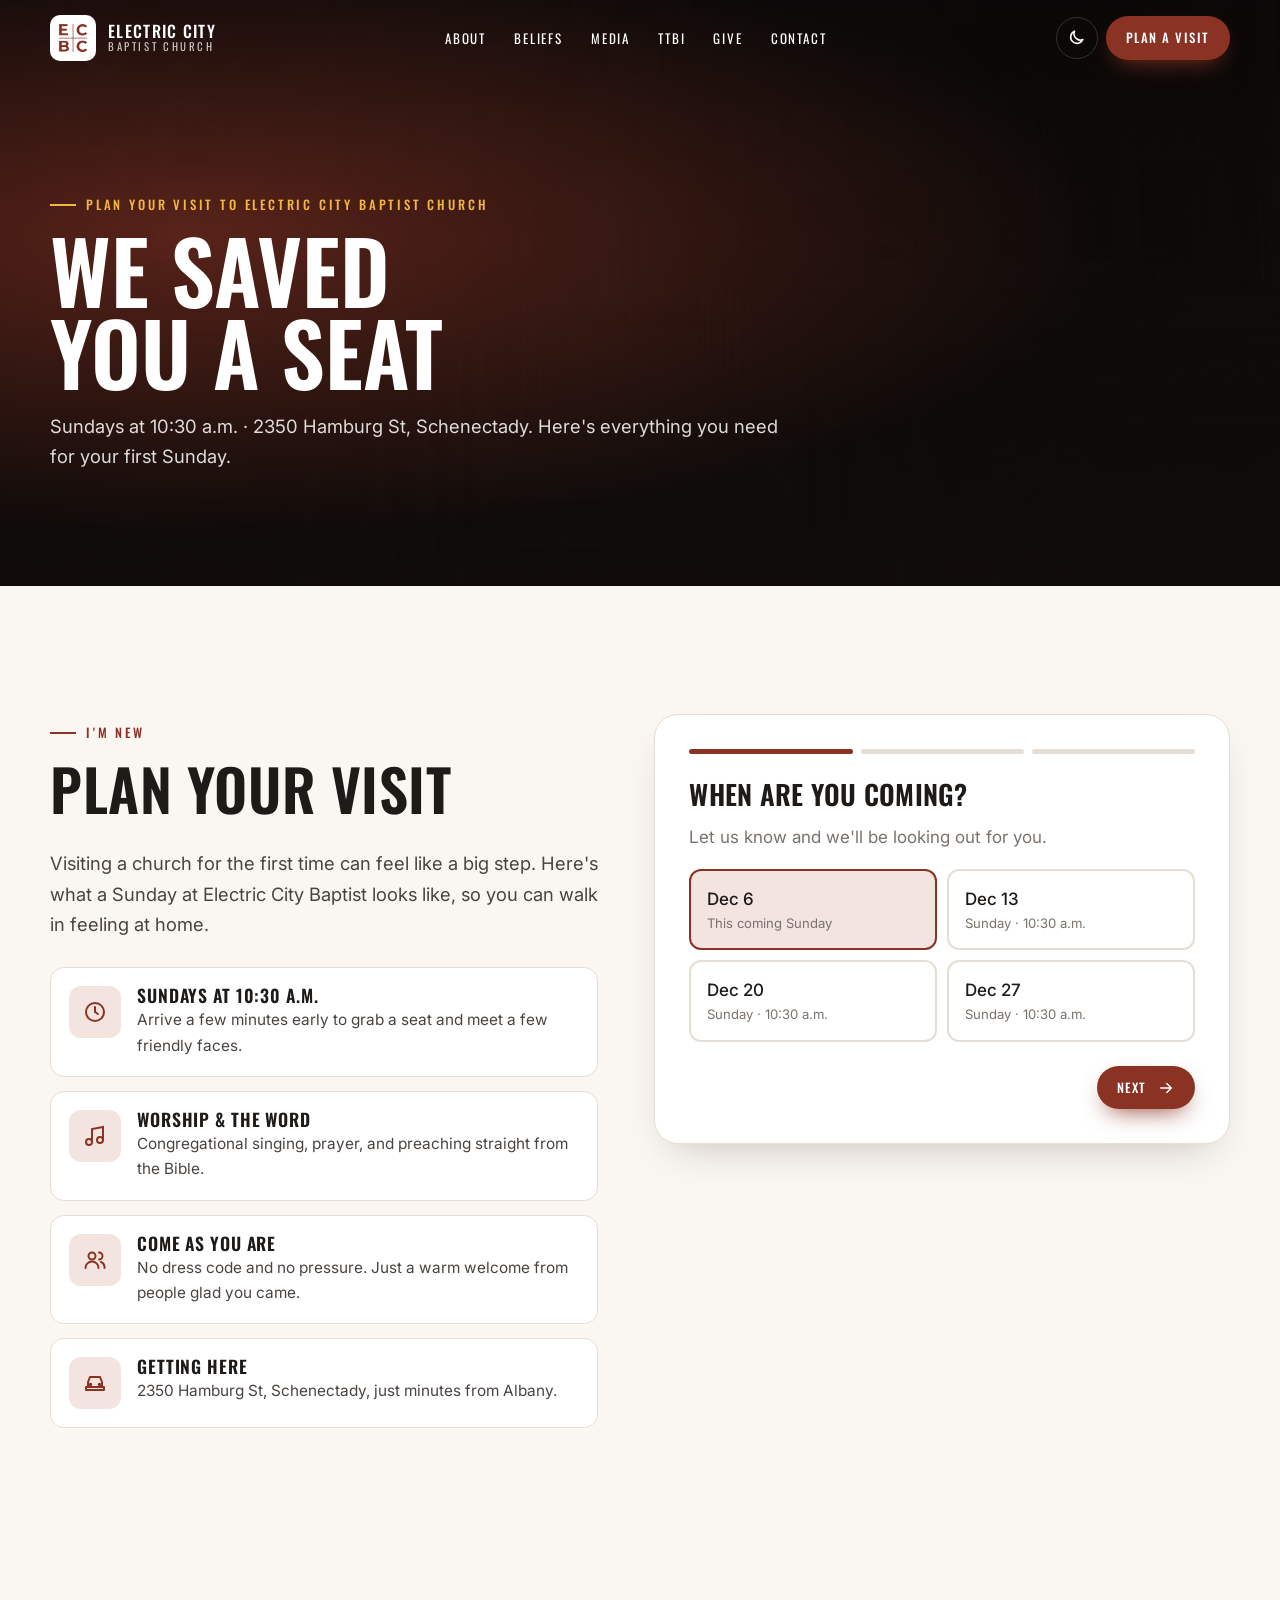
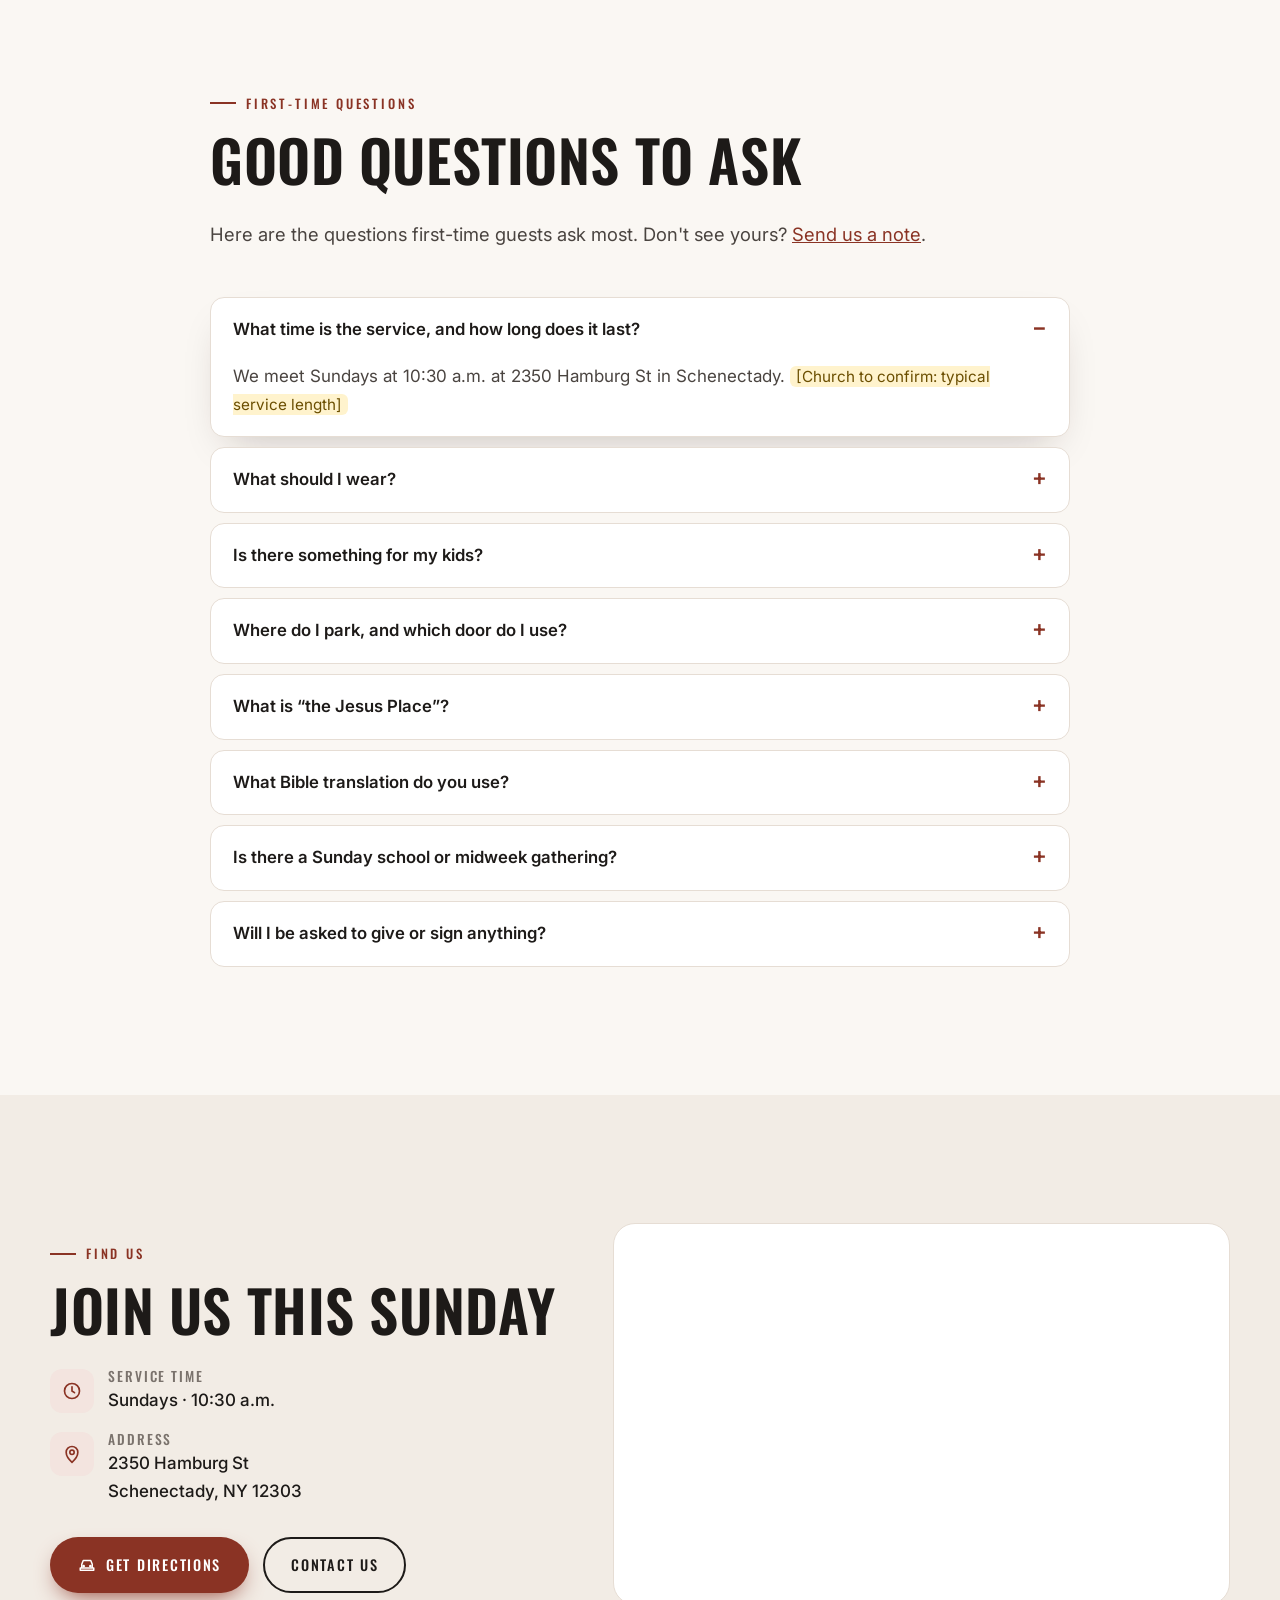
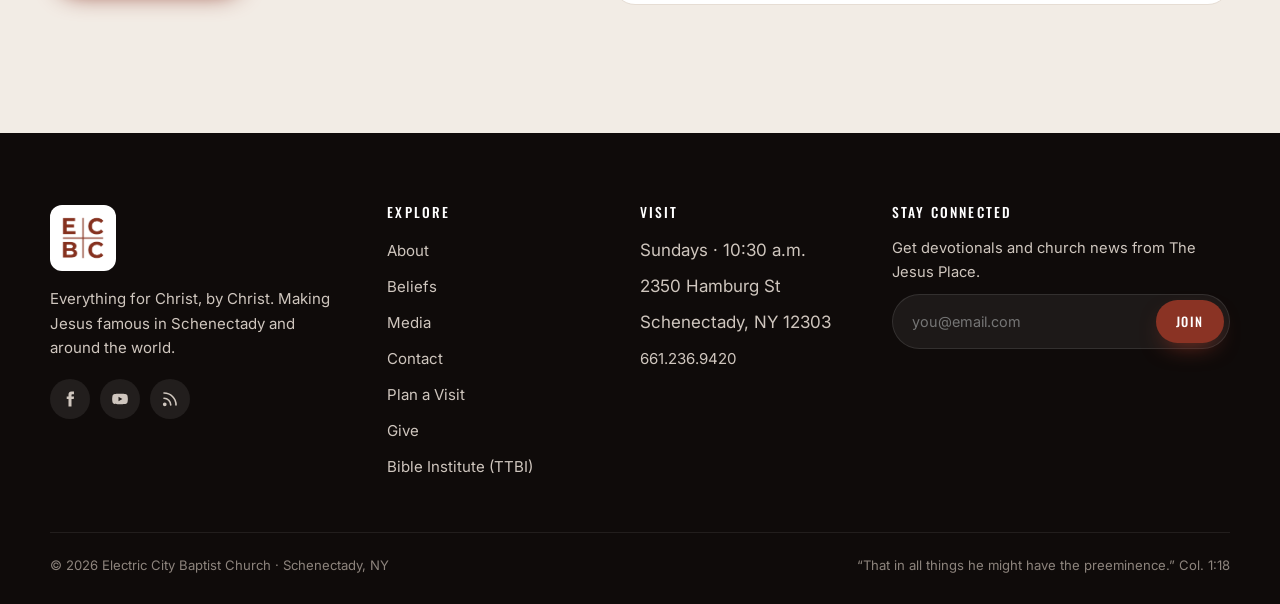
<file: visit.html>
<!doctype html>
<html lang="en">
<head>
  <meta charset="utf-8">
  <meta name="viewport" content="width=device-width, initial-scale=1">
  <title>Plan Your Visit | Electric City Baptist Church, Schenectady</title>
  <meta name="description" content="First time at Electric City Baptist? Service times, what to expect, kids, parking and directions to 2350 Hamburg St, Schenectady.">
  <meta name="theme-color" content="#8a3324">
  <meta name="robots" content="noindex, nofollow">
  <link rel="icon" type="image/png" href="assets/ecbc-logo.png">
  <link rel="apple-touch-icon" href="assets/ecbc-logo.png">
  <meta property="og:title" content="Plan Your Visit | Electric City Baptist Church, Schenectady">
  <meta property="og:description" content="First time at Electric City Baptist? Service times, what to expect, kids, parking and directions to 2350 Hamburg St, Schenectady.">
  <meta property="og:image" content="https://atlantic-ministries-trust.github.io/electriccitybaptist/assets/ecbc-logo.png">
  <meta property="og:url" content="https://atlantic-ministries-trust.github.io/electriccitybaptist/visit.html">
  <meta property="og:type" content="website">
  <meta property="og:site_name" content="Electric City Baptist Church">
  <meta name="twitter:card" content="summary">
  <link rel="canonical" href="https://atlantic-ministries-trust.github.io/electriccitybaptist/visit.html">
  <link rel="preconnect" href="https://fonts.googleapis.com">
  <link rel="preconnect" href="https://fonts.gstatic.com" crossorigin>
  <link href="https://fonts.googleapis.com/css2?family=Inter:wght@400;500;600;700&family=Oswald:wght@400;500;600&family=Source+Serif+4:ital,wght@0,400;1,400&display=swap" rel="stylesheet">
  <link rel="stylesheet" href="css/styles.css?v=2">
  <script>
    try { const t = localStorage.getItem("ecbc-theme"); if (t) document.documentElement.dataset.theme = t; } catch (e) {}
  </script>
  <script type="application/ld+json">
{
  "@context": "https://schema.org",
  "@graph": [
    {
      "@type": "Church",
      "@id": "https://atlantic-ministries-trust.github.io/electriccitybaptist/#church",
      "name": "Electric City Baptist Church",
      "alternateName": "ECBC",
      "description": "An independent Baptist church in Schenectady, NY. Sundays at 10:30 a.m. Everything for Christ, by Christ.",
      "url": "https://atlantic-ministries-trust.github.io/electriccitybaptist/",
      "logo": "https://atlantic-ministries-trust.github.io/electriccitybaptist/assets/ecbc-logo.png",
      "image": "https://atlantic-ministries-trust.github.io/electriccitybaptist/assets/stafford-family.jpg",
      "telephone": "+1-661-236-9420",
      "address": {
        "@type": "PostalAddress",
        "streetAddress": "2350 Hamburg St",
        "addressLocality": "Schenectady",
        "addressRegion": "NY",
        "postalCode": "12303",
        "addressCountry": "US"
      },
      "geo": {
        "@type": "GeoCoordinates",
        "latitude": 42.781,
        "longitude": -73.9327
      },
      "hasMap": "https://www.google.com/maps/search/?api=1&query=2350+Hamburg+St,+Schenectady,+NY+12303",
      "event": {
        "@type": "Event",
        "name": "Sunday Worship",
        "eventSchedule": {
          "@type": "Schedule",
          "byDay": "https://schema.org/Sunday",
          "repeatFrequency": "P1W",
          "startTime": "10:30",
          "scheduleTimezone": "America/New_York"
        },
        "location": {
          "@type": "Place",
          "name": "Electric City Baptist Church",
          "address": "2350 Hamburg St, Schenectady, NY 12303"
        }
      },
      "employee": {
        "@type": "Person",
        "name": "Anthony Stafford",
        "jobTitle": "Pastor"
      },
      "sameAs": [
        "https://www.facebook.com/ElectricCityBaptist/",
        "https://thejesusplace.substack.com/"
      ]
    },
    {
      "@type": "WebSite",
      "@id": "https://atlantic-ministries-trust.github.io/electriccitybaptist/#website",
      "url": "https://atlantic-ministries-trust.github.io/electriccitybaptist/",
      "name": "Electric City Baptist Church",
      "publisher": {
        "@id": "https://atlantic-ministries-trust.github.io/electriccitybaptist/#church"
      }
    },
    {
      "@type": "BreadcrumbList",
      "itemListElement": [
        {
          "@type": "ListItem",
          "position": 1,
          "name": "Home",
          "item": "https://atlantic-ministries-trust.github.io/electriccitybaptist/"
        },
        {
          "@type": "ListItem",
          "position": 2,
          "name": "Plan Your Visit",
          "item": "https://atlantic-ministries-trust.github.io/electriccitybaptist/visit.html"
        }
      ]
    }
  ]
}
  </script>
</head>
<body>
<a class="skip" href="#main">Skip to content</a>

<!-- Icon sprite -->
<svg width="0" height="0" style="position:absolute" aria-hidden="true">
  <defs>
    <symbol id="i-pin" viewBox="0 0 24 24" fill="none" stroke="currentColor" stroke-width="2" stroke-linecap="round" stroke-linejoin="round"><path d="M12 22s7-6.2 7-12a7 7 0 1 0-14 0c0 5.8 7 12 7 12Z"/><circle cx="12" cy="10" r="2.6"/></symbol>
    <symbol id="i-clock" viewBox="0 0 24 24" fill="none" stroke="currentColor" stroke-width="2" stroke-linecap="round"><circle cx="12" cy="12" r="9"/><path d="M12 7v5l3 2"/></symbol>
    <symbol id="i-cal" viewBox="0 0 24 24" fill="none" stroke="currentColor" stroke-width="2" stroke-linecap="round"><rect x="3" y="5" width="18" height="16" rx="2"/><path d="M3 10h18M8 3v4M16 3v4"/></symbol>
    <symbol id="i-play" viewBox="0 0 24 24" fill="currentColor"><path d="M7 4.8v14.4a1 1 0 0 0 1.5.86l12-7.2a1 1 0 0 0 0-1.72l-12-7.2A1 1 0 0 0 7 4.8Z"/></symbol>
    <symbol id="i-pause" viewBox="0 0 24 24" fill="currentColor"><rect x="6" y="4" width="4" height="16" rx="1"/><rect x="14" y="4" width="4" height="16" rx="1"/></symbol>
    <symbol id="i-pray" viewBox="0 0 24 24" fill="none" stroke="currentColor" stroke-width="2" stroke-linecap="round" stroke-linejoin="round"><path d="M12 3v8M8.5 6.5 12 3l3.5 3.5"/><path d="M5 21v-5a7 7 0 0 1 14 0v5"/><path d="M9 21v-3a3 3 0 0 1 6 0v3"/></symbol>
    <symbol id="i-door" viewBox="0 0 24 24" fill="none" stroke="currentColor" stroke-width="2" stroke-linecap="round" stroke-linejoin="round"><path d="M14 3h5v18h-5"/><path d="M3 12h11M10 8l4 4-4 4"/></symbol>
    <symbol id="i-heart" viewBox="0 0 24 24" fill="none" stroke="currentColor" stroke-width="2" stroke-linejoin="round"><path d="M12 20s-8-4.9-8-11a4.5 4.5 0 0 1 8-2.8A4.5 4.5 0 0 1 20 9c0 6.1-8 11-8 11Z"/></symbol>
    <symbol id="i-book" viewBox="0 0 24 24" fill="none" stroke="currentColor" stroke-width="2" stroke-linejoin="round"><path d="M4 4.5A1.5 1.5 0 0 1 5.5 3H20v16H5.5A1.5 1.5 0 0 0 4 20.5Z"/><path d="M4 20.5A1.5 1.5 0 0 0 5.5 22H20M9 8h7"/></symbol>
    <symbol id="i-users" viewBox="0 0 24 24" fill="none" stroke="currentColor" stroke-width="2" stroke-linecap="round"><circle cx="9" cy="8" r="3.5"/><path d="M2.5 20a6.5 6.5 0 0 1 13 0"/><path d="M16 4.5a3.5 3.5 0 0 1 0 7M18 14a6 6 0 0 1 3.5 6"/></symbol>
    <symbol id="i-music" viewBox="0 0 24 24" fill="none" stroke="currentColor" stroke-width="2" stroke-linecap="round"><path d="M9 18V5l11-2v13"/><circle cx="6" cy="18" r="3"/><circle cx="17" cy="16" r="3"/></symbol>
    <symbol id="i-phone" viewBox="0 0 24 24" fill="none" stroke="currentColor" stroke-width="2" stroke-linejoin="round"><path d="M5 3h3.5l2 5-2.5 1.5a11 11 0 0 0 6.5 6.5L16 13.5l5 2V19a2 2 0 0 1-2 2A16 16 0 0 1 3 5a2 2 0 0 1 2-2Z"/></symbol>
    <symbol id="i-mail" viewBox="0 0 24 24" fill="none" stroke="currentColor" stroke-width="2" stroke-linejoin="round"><rect x="3" y="5" width="18" height="14" rx="2"/><path d="m3 7 9 6 9-6"/></symbol>
    <symbol id="i-fb" viewBox="0 0 24 24" fill="currentColor"><path d="M14 8.5V6.8c0-.8.5-1 1-1h2.3V2.1L14.2 2C10.8 2 10 4.5 10 6.2v2.3H7.6V12H10v10h4V12h3l.4-3.5Z"/></symbol>
    <symbol id="i-yt" viewBox="0 0 24 24" fill="currentColor"><path d="M22 7.6a3 3 0 0 0-2-2C18.2 5 12 5 12 5s-6.2 0-8 .6a3 3 0 0 0-2 2A31 31 0 0 0 1.5 12 31 31 0 0 0 2 16.4a3 3 0 0 0 2 2c1.8.6 8 .6 8 .6s6.2 0 8-.6a3 3 0 0 0 2-2 31 31 0 0 0 .5-4.4 31 31 0 0 0-.5-4.4ZM10 15V9l5.2 3Z"/></symbol>
    <symbol id="i-rss" viewBox="0 0 24 24" fill="none" stroke="currentColor" stroke-width="2.2" stroke-linecap="round"><path d="M4 11a9 9 0 0 1 9 9M4 4a16 16 0 0 1 16 16"/><circle cx="5" cy="19" r="1.4" fill="currentColor"/></symbol>
    <symbol id="i-search" viewBox="0 0 24 24" fill="none" stroke="currentColor" stroke-width="2" stroke-linecap="round"><circle cx="11" cy="11" r="7"/><path d="m20 20-3.5-3.5"/></symbol>
    <symbol id="i-down" viewBox="0 0 24 24" fill="none" stroke="currentColor" stroke-width="2" stroke-linecap="round" stroke-linejoin="round"><path d="M12 4v12M6 11l6 6 6-6M4 21h16"/></symbol>
    <symbol id="i-arrow" viewBox="0 0 24 24" fill="none" stroke="currentColor" stroke-width="2" stroke-linecap="round" stroke-linejoin="round"><path d="M5 12h14M13 6l6 6-6 6"/></symbol>
    <symbol id="i-check" viewBox="0 0 24 24" fill="none" stroke="currentColor" stroke-width="2.6" stroke-linecap="round" stroke-linejoin="round"><path d="m5 12 5 5L20 7"/></symbol>
    <symbol id="i-copy" viewBox="0 0 24 24" fill="none" stroke="currentColor" stroke-width="2"><rect x="9" y="9" width="12" height="12" rx="2"/><path d="M5 15V5a2 2 0 0 1 2-2h10"/></symbol>
    <symbol id="i-moon" viewBox="0 0 24 24" fill="none" stroke="currentColor" stroke-width="2" stroke-linejoin="round"><path d="M20 14.5A8 8 0 0 1 9.5 4 8 8 0 1 0 20 14.5Z"/></symbol>
    <symbol id="i-sun" viewBox="0 0 24 24" fill="none" stroke="currentColor" stroke-width="2" stroke-linecap="round"><circle cx="12" cy="12" r="4"/><path d="M12 2v2M12 20v2M4.9 4.9l1.4 1.4M17.7 17.7l1.4 1.4M2 12h2M20 12h2M4.9 19.1l1.4-1.4M17.7 6.3l1.4-1.4"/></symbol>
    <symbol id="i-lock" viewBox="0 0 24 24" fill="none" stroke="currentColor" stroke-width="2" stroke-linecap="round"><rect x="4" y="11" width="16" height="10" rx="2"/><path d="M8 11V7a4 4 0 0 1 8 0v4"/></symbol>
    <symbol id="i-menu" viewBox="0 0 24 24" fill="none" stroke="currentColor" stroke-width="2" stroke-linecap="round"><path d="M4 7h16M4 12h16M4 17h10"/></symbol>
    <symbol id="i-x" viewBox="0 0 24 24" fill="none" stroke="currentColor" stroke-width="2" stroke-linecap="round"><path d="M6 6l12 12M18 6 6 18"/></symbol>
    <symbol id="i-bolt" viewBox="0 0 24 24" fill="currentColor"><path d="M13 2 4 14h6l-1 8 9-12h-6Z"/></symbol>
    <symbol id="i-car" viewBox="0 0 24 24" fill="none" stroke="currentColor" stroke-width="2" stroke-linejoin="round"><path d="M5 16V11l2-5h10l2 5v5M3 16h18v3H3Z"/><circle cx="7.5" cy="13.5" r=".8" fill="currentColor"/><circle cx="16.5" cy="13.5" r=".8" fill="currentColor"/></symbol>
  </defs>
</svg>

<!-- Header -->
<header class="site-header" id="header">
  <div class="container nav">
    <a class="brand" href="index.html" aria-label="Electric City Baptist Church home">
      <img class="brand-mark" src="assets/ecbc-logo.png" alt="ECBC logo">
      <span class="brand-name">Electric City<small>Baptist Church</small></span>
    </a>
    <nav aria-label="Primary">
      <ul class="nav-links">
        <li><a href="about.html">About</a></li>
        <li><a href="beliefs.html">Beliefs</a></li>
        <li><a href="media.html">Media</a></li>
        <li><a href="ttbi.html">TTBI</a></li>
        <li><a href="give.html">Give</a></li>
        <li><a href="contact.html">Contact</a></li>
      </ul>
    </nav>
    <div class="nav-actions">
      <button class="icon-btn" id="themeToggle" aria-label="Toggle dark mode"><svg><use href="#i-moon"/></svg></button>
      <a class="btn btn-primary btn-sm" href="visit.html">Plan a Visit</a>
      <button class="icon-btn menu-toggle" id="menuOpen" aria-label="Open menu" aria-expanded="false" aria-controls="mobileMenu"><svg><use href="#i-menu"/></svg></button>
    </div>
  </div>
</header>

<div class="mobile-menu" id="mobileMenu" aria-hidden="true">
  <button class="icon-btn close" id="menuClose" aria-label="Close menu"><svg><use href="#i-x"/></svg></button>
  <ul>
    <li><a href="index.html">Home</a></li>
    <li><a href="about.html">About</a></li>
    <li><a href="visit.html">Plan a Visit</a></li>
    <li><a href="beliefs.html">Beliefs</a></li>
    <li><a href="media.html">Media</a></li>
    <li><a href="ttbi.html">Bible Institute</a></li>
    <li><a href="give.html">Give</a></li>
    <li><a href="contact.html">Contact</a></li>
  </ul>
  <p class="meta">Sundays · 10:30 a.m.<br>2350 Hamburg St, Schenectady, NY</p>
</div>

<main id="main">

<section class="page-hero">
  <div class="page-hero-bg" style="background-image:url('assets/sanctuary.jpg')"></div>
  <div class="container">
    <h1 class="eyebrow reveal">Plan Your Visit to Electric City Baptist Church</h1>
    <p class="page-title reveal" data-delay="1">We Saved<br>You a Seat</p>
    <p class="lead reveal" data-delay="2">Sundays at 10:30 a.m. · 2350 Hamburg St, Schenectady. Here's everything you need for your first Sunday.</p>
  </div>
</section>

<!-- Plan a visit -->
<section class="visit" id="visit">
  <div class="container visit-grid">
    <div class="reveal">
      <p class="eyebrow">I'm New</p>
      <h2>Plan Your Visit</h2>
      <p class="lead">Visiting a church for the first time can feel like a big step. Here's what a Sunday at Electric City Baptist looks like, so you can walk in feeling at home.</p>
      <div class="expect-list">
        <div class="expect"><div class="ico"><svg><use href="#i-clock"/></svg></div><div><h4>Sundays at 10:30 a.m.</h4><p>Arrive a few minutes early to grab a seat and meet a few friendly faces.</p></div></div>
        <div class="expect"><div class="ico"><svg><use href="#i-music"/></svg></div><div><h4>Worship &amp; the Word</h4><p>Congregational singing, prayer, and preaching straight from the Bible.</p></div></div>
        <div class="expect"><div class="ico"><svg><use href="#i-users"/></svg></div><div><h4>Come as you are</h4><p>No dress code and no pressure. Just a warm welcome from people glad you came.</p></div></div>
        <div class="expect"><div class="ico"><svg><use href="#i-car"/></svg></div><div><h4>Getting here</h4><p>2350 Hamburg St, Schenectady, just minutes from Albany.</p></div></div>
      </div>
    </div>

    <div class="form-card reveal" data-delay="1">
      <form id="visitForm" novalidate>
        <div class="steps-bar" aria-hidden="true"><i class="on"></i><i></i><i></i></div>

        <fieldset class="step active" data-step="1" style="border:0;padding:0;margin:0">
          <legend class="sr-only">Step 1 of 3</legend>
          <h3>When are you coming?</h3>
          <p style="color:var(--muted);margin:0">Let us know and we'll be looking out for you.</p>
          <div class="choice-grid" id="sundayChoices"></div>
          <div class="form-nav"><span></span><button type="button" class="btn btn-primary btn-sm" data-next>Next <svg><use href="#i-arrow"/></svg></button></div>
        </fieldset>

        <fieldset class="step" data-step="2" style="border:0;padding:0;margin:0">
          <legend class="sr-only">Step 2 of 3</legend>
          <h3>Who's coming?</h3>
          <div class="choice-grid">
            <div class="choice"><input type="radio" name="party" id="p1" value="Just me" checked><label for="p1">Just me</label></div>
            <div class="choice"><input type="radio" name="party" id="p2" value="Me + a friend"><label for="p2">Me + a friend</label></div>
            <div class="choice"><input type="radio" name="party" id="p3" value="My family"><label for="p3">My family<small>Kids welcome!</small></label></div>
            <div class="choice"><input type="radio" name="party" id="p4" value="A group"><label for="p4">A group</label></div>
          </div>
          <div class="form-nav"><button type="button" class="btn btn-ghost btn-sm" data-prev>Back</button><button type="button" class="btn btn-primary btn-sm" data-next>Next <svg><use href="#i-arrow"/></svg></button></div>
        </fieldset>

        <fieldset class="step" data-step="3" style="border:0;padding:0;margin:0">
          <legend class="sr-only">Step 3 of 3</legend>
          <h3>Say hello</h3>
          <div class="field-row">
            <div class="field"><label for="vName">Name</label><input id="vName" name="name" required autocomplete="name"></div>
            <div class="field"><label for="vEmail">Email</label><input id="vEmail" name="email" type="email" required autocomplete="email"></div>
          </div>
          <div class="field"><label for="vNote">Anything we should know? <span style="color:var(--muted);font-weight:400">(optional)</span></label><textarea id="vNote" name="note" rows="3"></textarea></div>
          <div class="form-nav"><button type="button" class="btn btn-ghost btn-sm" data-prev>Back</button><button type="submit" class="btn btn-primary btn-sm">Let Us Know</button></div>
          <p class="form-note">Opens your email app with your details filled in for Pastor Stafford.</p>
        </fieldset>

        <div class="step success" data-step="done">
          <div class="check"><svg><use href="#i-check"/></svg></div>
          <h3>We can't wait to meet you!</h3>
          <p id="visitSummary" style="color:var(--ink-2)"></p>
          <button type="button" class="btn btn-ghost btn-sm" id="visitCal" style="color:var(--rust)"><svg><use href="#i-cal"/></svg> Add to my calendar</button>
        </div>
      </form>
    </div>
  </div>
</section>

<!-- First-time questions -->
<section class="faq" id="faq">
  <div class="container faq-inner">
    <div class="section-head reveal">
      <p class="eyebrow">First-Time Questions</p>
      <h2>Good Questions to Ask</h2>
      <p class="lead">Here are the questions first-time guests ask most. Don't see yours? <a href="contact.html">Send us a note</a>.</p>
    </div>
    <div class="faq-list reveal" data-delay="1">
      <details open>
        <summary>What time is the service, and how long does it last?</summary>
        <p>We meet Sundays at 10:30 a.m. at 2350 Hamburg St in Schenectady. <span class="todo">[Church to confirm: typical service length]</span></p>
      </details>
      <details>
        <summary>What should I wear?</summary>
        <p>Come as you are. <span class="todo">[Church to confirm wording]</span></p>
      </details>
      <details>
        <summary>Is there something for my kids?</summary>
        <p><span class="todo">[Church to provide: nursery, children's church or Sunday school details, and ages]</span></p>
      </details>
      <details>
        <summary>Where do I park, and which door do I use?</summary>
        <p><span class="todo">[Church to provide: parking and entrance directions]</span></p>
      </details>
      <details>
        <summary>What is &ldquo;the Jesus Place&rdquo;?</summary>
        <p><span class="todo">[Church to provide: a one-line explanation, e.g. the name of the building at 2350 Hamburg St]</span></p>
      </details>
      <details>
        <summary>What Bible translation do you use?</summary>
        <p><span class="todo">[Church to provide]</span></p>
      </details>
      <details>
        <summary>Is there a Sunday school or midweek gathering?</summary>
        <p>On Wednesday evenings during the term, the <a href="ttbi.html">Timothy &amp; Titus Bible Institute</a> offers Bible classes for adults at 6:00, 7:00 and 8:00 p.m. <span class="todo">[Church to confirm other gatherings]</span></p>
      </details>
      <details>
        <summary>Will I be asked to give or sign anything?</summary>
        <p><span class="todo">[Church to confirm, e.g. &ldquo;No, you're our guest.&rdquo;]</span></p>
      </details>
    </div>
  </div>
</section>

<!-- Find us -->
<section class="findus">
  <div class="container findus-grid">
    <div class="reveal">
      <p class="eyebrow">Find Us</p>
      <h2>Join Us This Sunday</h2>
      <div class="findus-facts">
        <div class="info-row"><div class="ico"><svg><use href="#i-clock"/></svg></div><div><h4>Service Time</h4><p>Sundays · 10:30 a.m.</p></div></div>
        <div class="info-row"><div class="ico"><svg><use href="#i-pin"/></svg></div><div><h4>Address</h4><p>2350 Hamburg St<br>Schenectady, NY 12303</p></div></div>
      </div>
      <div class="hero-ctas">
        <a class="btn btn-primary" target="_blank" rel="noopener" href="https://www.google.com/maps/dir/?api=1&destination=2350+Hamburg+St,+Schenectady,+NY+12303"><svg><use href="#i-car"/></svg> Get Directions</a>
        <a class="btn btn-ghost btn-dark" href="contact.html">Contact Us</a>
      </div>
    </div>
    <div class="map reveal" data-delay="1">
      <iframe title="Map to Electric City Baptist Church" loading="lazy" referrerpolicy="no-referrer-when-downgrade" src="https://www.google.com/maps?q=2350+Hamburg+St,+Schenectady,+NY+12303&z=15&output=embed"></iframe>
    </div>
  </div>
</section>

</main>

<!-- Footer -->
<footer class="site-footer">
  <div class="container">
    <div class="footer-grid">
      <div class="footer-brand">
        <img src="assets/ecbc-logo.png" alt="Electric City Baptist Church logo">
        <p>Everything for Christ, by Christ. Making Jesus famous in Schenectady and around the world.</p>
        <div class="socials">
          <a href="https://www.facebook.com/ElectricCityBaptist/" target="_blank" rel="noopener" aria-label="Facebook"><svg><use href="#i-fb"/></svg></a>
          <a href="https://www.youtube.com/watch?v=MotVsbWxx8M" target="_blank" rel="noopener" aria-label="YouTube"><svg><use href="#i-yt"/></svg></a>
          <a href="https://wp.electriccitybaptist.com/series/old-lion-young-lion/feed/" target="_blank" rel="noopener" aria-label="Podcast RSS"><svg><use href="#i-rss"/></svg></a>
        </div>
      </div>
      <div>
        <h4>Explore</h4>
        <ul>
          <li><a href="about.html">About</a></li>
          <li><a href="beliefs.html">Beliefs</a></li>
          <li><a href="media.html">Media</a></li>
          <li><a href="contact.html">Contact</a></li>
          <li><a href="visit.html">Plan a Visit</a></li>
          <li><a href="give.html">Give</a></li>
          <li><a href="ttbi.html">Bible Institute (TTBI)</a></li>
        </ul>
      </div>
      <div>
        <h4>Visit</h4>
        <ul>
          <li>Sundays · 10:30 a.m.</li>
          <li>2350 Hamburg St</li>
          <li>Schenectady, NY 12303</li>
          <li><a href="tel:+16612369420">661.236.9420</a></li>
        </ul>
      </div>
      <div>
        <h4>Stay Connected</h4>
        <p style="font-size:.92rem;margin:0">Get devotionals and church news from The Jesus Place.</p>
        <form class="newsletter" id="newsletter">
          <label class="sr-only" for="nlEmail">Email address</label>
          <input id="nlEmail" type="email" placeholder="you@email.com" required>
          <button class="btn btn-primary btn-sm" type="submit">Join</button>
        </form>
      </div>
    </div>
    <div class="footer-bottom">
      <span>© <span id="year"></span> Electric City Baptist Church · Schenectady, NY</span>
      <span>“That in all things he might have the preeminence.” Col. 1:18</span>
    </div>
  </div>
</footer>

<!-- Prayer request dialog -->
<dialog id="prayerDialog" aria-labelledby="prayerTitle">
  <button class="icon-btn dialog-close" data-close aria-label="Close"><svg><use href="#i-x"/></svg></button>
  <form class="dialog-inner" id="prayerForm" method="dialog">
    <p class="eyebrow">We'd be honored</p>
    <h3 id="prayerTitle">Prayer Request</h3>
    <p style="color:var(--ink-2);margin-top:0">Share how we can pray for you. Our church family takes every request to the Lord.</p>
    <div class="field"><label for="prName">Your name <span style="color:var(--muted);font-weight:400">(optional)</span></label><input id="prName" autocomplete="name"></div>
    <div class="field"><label for="prText">How can we pray?</label><textarea id="prText" rows="4" required></textarea></div>
    <div class="choice" style="margin-bottom:18px"><input type="checkbox" id="prPrivate"><label for="prPrivate" style="padding:10px 14px">Keep this private (pastor only)</label></div>
    <button class="btn btn-primary" type="submit" style="width:100%;justify-content:center">Send Request</button>
    <p class="form-note">Opens your email app with your request ready to send.</p>
  </form>
</dialog>

<nav class="mobile-cta" aria-label="Quick actions">
  <a href="visit.html"><svg><use href="#i-door"/></svg>Plan a Visit</a>
  <a href="https://www.google.com/maps/dir/?api=1&amp;destination=2350+Hamburg+St,+Schenectady,+NY+12303" target="_blank" rel="noopener"><svg><use href="#i-pin"/></svg>Directions</a>
  <a href="tel:+16612369420"><svg><use href="#i-phone"/></svg>Call</a>
</nav>

<div class="toast" id="toast" role="status"></div>

<script src="js/app.js?v=2"></script>
</body>
</html>
</file>
<file: css/styles.css>
/* Electric City Baptist Church — styles */
:root {
  --rust: #8a3324;
  --rust-deep: #6e2519;
  --rust-soft: #f3e4df;
  --spark: #f4b63f;
  --ink: #1d1a18;
  --ink-2: #4a4440;
  --muted: #7a726c;
  --paper: #faf7f3;
  --paper-2: #f2ece5;
  --card: #ffffff;
  --line: #e6ddd4;
  --shadow: 0 18px 40px -18px rgba(40, 20, 10, .25);
  --radius: 18px;
  --font-display: "Oswald", "Arial Narrow", sans-serif;
  --font-body: "Inter", system-ui, -apple-system, sans-serif;
  --font-serif: "Source Serif 4", Georgia, serif;
  --max: 1180px;
  --header-h: 76px;
}
:root[data-theme="dark"] {
  --rust: #c9563f;
  --rust-deep: #a8432f;
  --rust-soft: #2d1e1a;
  --ink: #f3ede7;
  --ink-2: #cfc6be;
  --muted: #9b928a;
  --paper: #141110;
  --paper-2: #1c1816;
  --card: #211c1a;
  --line: #352d29;
  --shadow: 0 18px 40px -18px rgba(0, 0, 0, .6);
}

*, *::before, *::after { box-sizing: border-box; }
html { scroll-behavior: smooth; scroll-padding-top: var(--header-h); }
body {
  margin: 0;
  font-family: var(--font-body);
  font-size: 17px;
  line-height: 1.65;
  color: var(--ink);
  background: var(--paper);
  -webkit-font-smoothing: antialiased;
  transition: background .3s, color .3s;
}
img { max-width: 100%; display: block; }
a { color: var(--rust); }
button { font: inherit; cursor: pointer; }
.sr-only { position: absolute; width: 1px; height: 1px; overflow: hidden; clip: rect(0 0 0 0); white-space: nowrap; }
.skip { position: absolute; left: -999px; top: 8px; background: var(--rust); color: #fff; padding: 8px 14px; border-radius: 8px; z-index: 100; }
.skip:focus { left: 8px; }
:focus-visible { outline: 3px solid var(--spark); outline-offset: 3px; border-radius: 6px; }

.container { width: min(var(--max), 100% - 40px); margin-inline: auto; }
section { padding: clamp(72px, 10vw, 128px) 0; position: relative; }

.eyebrow {
  font-family: var(--font-display);
  text-transform: uppercase;
  letter-spacing: .22em;
  font-size: .8rem;
  font-weight: 500;
  color: var(--rust);
  display: inline-flex;
  align-items: center;
  gap: 10px;
  margin: 0 0 14px;
}
.eyebrow::before { content: ""; width: 26px; height: 2px; background: currentColor; }
h1, h2, h3, h4 { font-family: var(--font-display); font-weight: 600; line-height: 1.08; margin: 0 0 .5em; letter-spacing: .01em; }
h2 { font-size: clamp(2.2rem, 5vw, 3.6rem); text-transform: uppercase; }
h3 { font-size: 1.45rem; }
.lead { font-size: 1.15rem; color: var(--ink-2); max-width: 62ch; }
.section-head { margin-bottom: 48px; }
.section-head.center { text-align: center; }
.section-head.center .lead { margin-inline: auto; }
.section-head.center .eyebrow::after { content: ""; width: 26px; height: 2px; background: currentColor; }

/* Buttons */
.btn {
  display: inline-flex; align-items: center; gap: 10px;
  padding: 14px 26px;
  border-radius: 999px;
  border: 2px solid transparent;
  font-family: var(--font-display);
  text-transform: uppercase;
  letter-spacing: .12em;
  font-size: .9rem;
  font-weight: 500;
  text-decoration: none;
  transition: transform .2s, background .2s, color .2s, border-color .2s, box-shadow .2s;
}
.btn svg { width: 18px; height: 18px; }
.btn-primary { background: var(--rust); color: #fff; box-shadow: 0 10px 24px -10px var(--rust); }
.btn-primary:hover { background: var(--rust-deep); transform: translateY(-2px); }
.btn-ghost { border-color: currentColor; color: inherit; background: transparent; }
.btn-ghost:hover { background: rgba(255,255,255,.12); transform: translateY(-2px); }
.btn-light { background: #fff; color: var(--rust-deep); }
.btn-light:hover { transform: translateY(-2px); }
.btn-sm { padding: 9px 18px; font-size: .8rem; }

/* Header */
.site-header {
  position: fixed; inset: 0 0 auto 0; z-index: 50;
  height: var(--header-h);
  display: flex; align-items: center;
  color: #fff;
  transition: background .3s, box-shadow .3s, color .3s, height .3s;
}
.site-header.scrolled {
  background: color-mix(in srgb, var(--paper) 88%, transparent);
  backdrop-filter: blur(14px);
  -webkit-backdrop-filter: blur(14px);
  color: var(--ink);
  box-shadow: 0 1px 0 var(--line);
  --header-h: 66px;
}
.nav { display: flex; align-items: center; justify-content: space-between; gap: 20px; }
.brand { display: flex; align-items: center; gap: 12px; text-decoration: none; color: inherit; }
.brand-mark { width: 46px; height: 46px; background: #fff; border-radius: 10px; padding: 5px; transition: transform .3s; }
.brand:hover .brand-mark { transform: rotate(-4deg) scale(1.05); }
.brand-name { font-family: var(--font-display); text-transform: uppercase; letter-spacing: .08em; line-height: 1.1; font-size: 1.02rem; font-weight: 500; }
.brand-name small { display: block; font-size: .68rem; letter-spacing: .24em; opacity: .75; font-weight: 400; }
.nav-links { display: flex; gap: 4px; list-style: none; margin: 0; padding: 0; }
.nav-links a {
  color: inherit; text-decoration: none;
  font-family: var(--font-display); text-transform: uppercase; letter-spacing: .14em; font-size: .82rem;
  padding: 8px 12px; border-radius: 999px; position: relative;
  transition: background .2s;
}
.nav-links a:hover { background: rgba(127,127,127,.14); }
.nav-links a.active::after {
  content: ""; position: absolute; left: 50%; bottom: 2px; width: 5px; height: 5px; border-radius: 50%;
  background: var(--spark); transform: translateX(-50%);
}
.nav-actions { display: flex; align-items: center; gap: 8px; }
.icon-btn {
  width: 42px; height: 42px; border-radius: 50%;
  display: inline-grid; place-items: center;
  border: 1px solid rgba(127,127,127,.35); background: transparent; color: inherit;
  transition: background .2s, transform .2s;
}
.icon-btn:hover { background: rgba(127,127,127,.16); transform: rotate(-12deg); }
.icon-btn svg { width: 19px; height: 19px; }
.menu-toggle { display: none; }

.mobile-menu {
  position: fixed; inset: 0; z-index: 60;
  background: var(--rust-deep);
  color: #fff;
  display: flex; flex-direction: column; justify-content: center; padding: 40px 28px;
  clip-path: circle(0 at calc(100% - 44px) 38px);
  transition: clip-path .55s cubic-bezier(.7,0,.2,1);
  visibility: hidden;
}
.mobile-menu.open { clip-path: circle(150% at calc(100% - 44px) 38px); visibility: visible; }
.mobile-menu ul { list-style: none; margin: 0; padding: 0; }
.mobile-menu a { color: #fff; text-decoration: none; font-family: var(--font-display); font-size: 2.3rem; text-transform: uppercase; letter-spacing: .04em; display: block; padding: 6px 0; }
.mobile-menu .close { position: absolute; top: 18px; right: 18px; border-color: rgba(255,255,255,.4); }
.mobile-menu .meta { margin-top: 32px; opacity: .8; font-size: .95rem; }

/* Hero */
.hero {
  min-height: 100svh;
  padding: calc(var(--header-h) + 40px) 0 60px;
  display: grid; align-items: center;
  color: #fff;
  background: #120d0b;
  overflow: hidden;
  isolation: isolate;
}
.hero-bg {
  position: absolute; inset: -40px 0 0 0; z-index: -2;
  background: url("../assets/sanctuary.jpg") center/cover no-repeat;
  filter: brightness(2.4) contrast(1.05) saturate(.7);
  transform: scale(1.05);
  will-change: transform;
}
.hero::before {
  content: ""; position: absolute; inset: 0; z-index: -1;
  background:
    radial-gradient(ellipse at 20% 30%, rgba(138,51,36,.55), transparent 60%),
    linear-gradient(180deg, rgba(18,13,11,.55) 0%, rgba(18,13,11,.35) 40%, rgba(18,13,11,.95) 100%);
}
.hero-grid { display: grid; grid-template-columns: 1.25fr .9fr; gap: 56px; align-items: center; }
.service-pill {
  display: inline-flex; align-items: center; gap: 10px;
  background: rgba(255,255,255,.1); border: 1px solid rgba(255,255,255,.22);
  backdrop-filter: blur(8px);
  padding: 8px 16px 8px 10px; border-radius: 999px;
  font-size: .9rem; margin-bottom: 26px;
}
.pulse { width: 10px; height: 10px; border-radius: 50%; background: var(--spark); position: relative; }
.pulse::after { content: ""; position: absolute; inset: 0; border-radius: 50%; background: var(--spark); animation: pulse 2s infinite; }
@keyframes pulse { to { transform: scale(3); opacity: 0; } }
.hero .hero-title {
  font-size: clamp(3rem, 9vw, 6.6rem);
  text-transform: uppercase;
  line-height: .95;
  letter-spacing: -.005em;
  margin-bottom: 24px;
}
.hero .hero-title .bolt { color: var(--spark); display: inline-block; }
.hero .hero-title em { font-style: normal; color: transparent; -webkit-text-stroke: 2px #fff; }
.hero p.lead { color: rgba(255,255,255,.82); font-size: 1.2rem; }
.hero-ctas { display: flex; flex-wrap: wrap; gap: 14px; margin-top: 32px; }

.countdown-card {
  background: rgba(255,255,255,.08);
  border: 1px solid rgba(255,255,255,.18);
  backdrop-filter: blur(18px);
  -webkit-backdrop-filter: blur(18px);
  border-radius: 24px;
  padding: 30px;
  box-shadow: 0 30px 60px -20px rgba(0,0,0,.6);
}
.countdown-card h2 { font-size: 1rem; letter-spacing: .2em; margin-bottom: 4px; color: var(--spark); }
.countdown-card .when { font-family: var(--font-serif); font-size: 1.15rem; margin: 0 0 22px; opacity: .9; }
.count { display: grid; grid-template-columns: repeat(4, 1fr); gap: 10px; margin-bottom: 22px; }
.count div { background: rgba(0,0,0,.28); border-radius: 14px; padding: 14px 4px; text-align: center; }
.count b { display: block; font-family: var(--font-display); font-size: 2.1rem; line-height: 1; font-weight: 500; font-variant-numeric: tabular-nums; }
.count span { font-size: .68rem; text-transform: uppercase; letter-spacing: .16em; opacity: .7; }
.live-now { display: none; text-align: center; font-family: var(--font-display); font-size: 1.6rem; text-transform: uppercase; padding: 18px 0; }
.countdown-card.is-live .count { display: none; }
.countdown-card.is-live .live-now { display: block; }
.countdown-card address { font-style: normal; font-size: .95rem; opacity: .85; display: flex; gap: 10px; align-items: flex-start; margin-bottom: 20px; }
.countdown-card address svg { flex: none; width: 18px; height: 18px; margin-top: 4px; color: var(--spark); }
.countdown-actions { display: flex; gap: 10px; flex-wrap: wrap; }
.countdown-actions .btn { flex: 1; justify-content: center; }

.scroll-cue {
  position: absolute; left: 50%; bottom: 22px; transform: translateX(-50%);
  width: 26px; height: 42px; border: 2px solid rgba(255,255,255,.5); border-radius: 20px;
}
.scroll-cue::after { content: ""; position: absolute; left: 50%; top: 8px; width: 4px; height: 8px; border-radius: 4px; background: #fff; transform: translateX(-50%); animation: cue 1.8s infinite; }
@keyframes cue { 60% { transform: translate(-50%, 12px); opacity: 0; } 100% { opacity: 0; } }

/* Marquee */
.marquee { background: var(--rust); color: #fff; overflow: hidden; padding: 16px 0; }
.marquee-track { display: flex; gap: 48px; width: max-content; animation: marquee 38s linear infinite; }
.marquee span { font-family: var(--font-display); text-transform: uppercase; letter-spacing: .14em; font-size: 1.05rem; white-space: nowrap; display: inline-flex; align-items: center; gap: 48px; }
.marquee span::after { content: "✦"; color: var(--spark); }
@keyframes marquee { to { transform: translateX(-50%); } }

/* Mission */
.mission-grid { display: grid; grid-template-columns: 1fr 1fr; gap: 72px; align-items: center; }
.mission-media { position: relative; }
.mission-media img { border-radius: var(--radius); box-shadow: var(--shadow); width: 100%; aspect-ratio: 4/3.2; object-fit: cover; }
.mission-media .badge {
  position: absolute; right: -24px; bottom: -28px;
  width: 150px; height: 150px; border-radius: 22px; background: var(--card);
  box-shadow: var(--shadow); padding: 18px; display: grid; place-items: center;
}
.mission-media .badge img { box-shadow: none; aspect-ratio: 1; border-radius: 0; }
.mission blockquote {
  font-family: var(--font-serif); font-size: 1.35rem; font-style: italic; line-height: 1.5;
  border-left: 3px solid var(--rust); padding-left: 22px; margin: 28px 0; color: var(--ink);
}

/* Ways to take part */
.ways { background: var(--paper-2); }
.ways-grid { display: grid; grid-template-columns: repeat(3, 1fr); gap: 24px; }
.way {
  background: var(--card); border: 1px solid var(--line); border-radius: var(--radius);
  padding: 34px 30px; position: relative; overflow: hidden;
  transition: transform .35s, box-shadow .35s, border-color .35s;
}
.way::before {
  content: ""; position: absolute; inset: auto 0 0 0; height: 4px; background: var(--rust);
  transform: scaleX(0); transform-origin: left; transition: transform .45s;
}
.way:hover { transform: translateY(-6px); box-shadow: var(--shadow); }
.way:hover::before { transform: scaleX(1); }
.way-num { font-family: var(--font-display); font-size: 4.5rem; line-height: 1; color: var(--rust-soft); position: absolute; right: 22px; top: 14px; font-weight: 600; }
:root[data-theme="dark"] .way-num { color: #3a2924; }
.way-icon { width: 54px; height: 54px; border-radius: 14px; background: var(--rust); color: #fff; display: grid; place-items: center; margin-bottom: 20px; }
.way-icon svg { width: 26px; height: 26px; }
.way h3 { font-size: 1.8rem; text-transform: uppercase; }
.way p { color: var(--ink-2); }
.way .btn { margin-top: 8px; }

/* Plan a visit */
.visit-grid { display: grid; grid-template-columns: 1fr 1.05fr; gap: 56px; align-items: start; }
.expect-list { display: grid; gap: 14px; margin-top: 28px; }
.expect {
  display: grid; grid-template-columns: 52px 1fr; gap: 16px; align-items: start;
  padding: 18px; border-radius: 14px; background: var(--card); border: 1px solid var(--line);
}
.expect .ico { width: 52px; height: 52px; border-radius: 12px; background: var(--rust-soft); color: var(--rust); display: grid; place-items: center; }
.expect .ico svg { width: 24px; height: 24px; }
.expect h4 { font-size: 1.1rem; margin-bottom: 2px; text-transform: uppercase; letter-spacing: .05em; }
.expect p { margin: 0; color: var(--ink-2); font-size: .96rem; }

.form-card { background: var(--card); border: 1px solid var(--line); border-radius: 24px; padding: 34px; box-shadow: var(--shadow); }
.steps-bar { display: flex; gap: 8px; margin-bottom: 26px; }
.steps-bar i { flex: 1; height: 5px; border-radius: 5px; background: var(--line); transition: background .3s; }
.steps-bar i.on { background: var(--rust); }
.step { display: none; animation: fadeUp .4s both; }
.step.active { display: block; }
@keyframes fadeUp { from { opacity: 0; transform: translateY(12px); } }
.step h3 { font-size: 1.7rem; text-transform: uppercase; }
.choice-grid { display: grid; grid-template-columns: 1fr 1fr; gap: 10px; margin: 18px 0 24px; }
.choice { position: relative; }
.choice input { position: absolute; opacity: 0; }
.choice label {
  display: block; padding: 14px 16px; border-radius: 12px; border: 2px solid var(--line);
  cursor: pointer; transition: border-color .2s, background .2s; font-weight: 500;
}
.choice label small { display: block; color: var(--muted); font-weight: 400; font-size: .82rem; }
.choice input:checked + label { border-color: var(--rust); background: var(--rust-soft); }
.choice input:focus-visible + label { outline: 3px solid var(--spark); outline-offset: 2px; }
.field { display: grid; gap: 6px; margin-bottom: 16px; }
.field label { font-size: .85rem; font-weight: 600; letter-spacing: .02em; }
.field input, .field textarea, .field select {
  font: inherit; color: inherit; background: var(--paper);
  border: 1.5px solid var(--line); border-radius: 12px; padding: 13px 15px;
  transition: border-color .2s, box-shadow .2s;
}
.field input:focus, .field textarea:focus, .field select:focus { outline: none; border-color: var(--rust); box-shadow: 0 0 0 4px color-mix(in srgb, var(--rust) 18%, transparent); }
.field-row { display: grid; grid-template-columns: 1fr 1fr; gap: 14px; }
.form-nav { display: flex; justify-content: space-between; gap: 10px; margin-top: 8px; }
.form-nav .btn-ghost { color: var(--ink-2); }
.form-nav .btn-ghost:hover { background: var(--paper-2); }
.success { text-align: center; padding: 20px 0; }
.success .check { width: 76px; height: 76px; border-radius: 50%; background: var(--rust); color: #fff; display: grid; place-items: center; margin: 0 auto 18px; animation: pop .5s cubic-bezier(.3,1.6,.6,1) both; }
@keyframes pop { from { transform: scale(0); } }
.success .check svg { width: 36px; height: 36px; }
.form-note { font-size: .8rem; color: var(--muted); margin-top: 14px; }

/* Media */
.media { background: #15100e; color: #f3ede7; }
.media .eyebrow { color: var(--spark); }
.media .lead { color: #cfc6be; }
.tabs { display: flex; gap: 6px; flex-wrap: wrap; background: rgba(255,255,255,.06); padding: 6px; border-radius: 999px; width: fit-content; margin-bottom: 40px; }
.tab {
  border: 0; background: transparent; color: #cfc6be; padding: 10px 20px; border-radius: 999px;
  font-family: var(--font-display); text-transform: uppercase; letter-spacing: .12em; font-size: .85rem;
  transition: background .25s, color .25s;
}
.tab[aria-selected="true"] { background: var(--spark); color: #1d1a18; }
.tab:not([aria-selected="true"]):hover { color: #fff; background: rgba(255,255,255,.08); }
.panel { animation: fadeUp .45s both; }
.panel[hidden] { display: none; }

.podcast-layout { display: grid; grid-template-columns: .95fr 1.2fr; gap: 36px; align-items: start; }
.now-card { background: linear-gradient(160deg, #2a1b17, #1b1412); border: 1px solid rgba(255,255,255,.08); border-radius: 24px; overflow: hidden; position: sticky; top: calc(var(--header-h) + 20px); }
.now-art { background: #eef1f3; padding: 18px; }
.now-art img { width: 100%; }
.now-body { padding: 26px; }
.now-body .tag { font-size: .75rem; letter-spacing: .2em; text-transform: uppercase; color: var(--spark); font-family: var(--font-display); }
.now-body h3 { font-size: 1.45rem; margin: 6px 0 8px; font-family: var(--font-display); text-transform: none; }
.now-body p { color: #b9afa7; font-size: .95rem; margin: 0 0 18px; }
.player { display: grid; gap: 14px; }
.player-controls { display: flex; align-items: center; gap: 12px; }
.play-big { width: 62px; height: 62px; border-radius: 50%; border: 0; background: var(--spark); color: #1d1a18; display: grid; place-items: center; transition: transform .2s; flex: none; }
.play-big:hover { transform: scale(1.07); }
.play-big svg { width: 26px; height: 26px; }
.skip-btn { background: transparent; border: 1px solid rgba(255,255,255,.2); color: #fff; border-radius: 999px; padding: 6px 12px; font-size: .8rem; }
.skip-btn:hover { background: rgba(255,255,255,.1); }
.speed { margin-left: auto; }
.progress { position: relative; height: 6px; background: rgba(255,255,255,.14); border-radius: 6px; cursor: pointer; }
.progress .fill { position: absolute; inset: 0 auto 0 0; width: 0; background: var(--spark); border-radius: 6px; }
.progress .fill::after { content: ""; position: absolute; right: -7px; top: 50%; width: 14px; height: 14px; border-radius: 50%; background: #fff; transform: translateY(-50%); box-shadow: 0 2px 6px rgba(0,0,0,.4); }
.times { display: flex; justify-content: space-between; font-size: .78rem; color: #9b928a; font-variant-numeric: tabular-nums; }
.wave { display: flex; gap: 3px; align-items: flex-end; height: 18px; }
.wave i { width: 3px; background: var(--spark); border-radius: 2px; height: 30%; }
.playing .wave i { animation: wave 1s ease-in-out infinite; }
.wave i:nth-child(2) { animation-delay: .15s !important; } .wave i:nth-child(3) { animation-delay: .3s !important; } .wave i:nth-child(4) { animation-delay: .45s !important; }
@keyframes wave { 50% { height: 100%; } }

.ep-tools { display: flex; gap: 12px; margin-bottom: 16px; }
.search { flex: 1; position: relative; }
.search svg { position: absolute; left: 16px; top: 50%; transform: translateY(-50%); width: 18px; color: #9b928a; }
.search input { width: 100%; background: rgba(255,255,255,.06); border: 1px solid rgba(255,255,255,.12); color: #fff; padding: 13px 16px 13px 46px; border-radius: 999px; font: inherit; }
.search input::placeholder { color: #8d847d; }
.search input:focus { outline: none; border-color: var(--spark); }
.ep-list { list-style: none; margin: 0; padding: 0; display: grid; gap: 8px; max-height: 620px; overflow: auto; padding-right: 6px; }
.ep-list::-webkit-scrollbar { width: 6px; } .ep-list::-webkit-scrollbar-thumb { background: rgba(255,255,255,.18); border-radius: 6px; }
.ep {
  display: grid; grid-template-columns: 46px 1fr auto; gap: 14px; align-items: center;
  padding: 14px; border-radius: 14px; background: rgba(255,255,255,.04); border: 1px solid transparent;
  cursor: pointer; transition: background .2s, border-color .2s; text-align: left; width: 100%; color: inherit;
}
.ep:hover { background: rgba(255,255,255,.08); }
.ep.current { border-color: var(--spark); background: rgba(244,182,63,.08); }
.ep .ep-play { width: 46px; height: 46px; border-radius: 50%; background: rgba(255,255,255,.08); display: grid; place-items: center; }
.ep.current .ep-play { background: var(--spark); color: #1d1a18; }
.ep .ep-play svg { width: 18px; }
.ep b { display: block; font-weight: 600; font-size: .98rem; line-height: 1.35; }
.ep small { color: #9b928a; font-size: .8rem; }
.ep .code { font-family: var(--font-display); color: var(--spark); letter-spacing: .08em; font-size: .85rem; }
.empty { color: #9b928a; padding: 20px; text-align: center; }

.video-layout { display: grid; grid-template-columns: 1.6fr 1fr; gap: 32px; align-items: center; }
.video-frame { position: relative; aspect-ratio: 16/9; border-radius: 22px; overflow: hidden; background: #000; box-shadow: 0 30px 60px -20px rgba(0,0,0,.7); }
.video-frame iframe { position: absolute; inset: 0; width: 100%; height: 100%; border: 0; }
.video-poster { position: absolute; inset: 0; border: 0; padding: 0; background: #000 center/cover no-repeat; display: grid; place-items: center; color: #fff; }
.video-poster::before { content: ""; position: absolute; inset: 0; background: linear-gradient(180deg, transparent, rgba(0,0,0,.6)); }
.video-poster .play-big { position: relative; width: 84px; height: 84px; box-shadow: 0 0 0 12px rgba(244,182,63,.25); }
.video-poster .play-big svg { width: 34px; height: 34px; }

.quarterly-grid { display: grid; grid-template-columns: repeat(4, 1fr); gap: 20px; }
.issue {
  text-decoration: none; color: inherit; border-radius: 18px; overflow: hidden; background: #fff; color: #1d1a18;
  display: flex; flex-direction: column; transition: transform .3s, box-shadow .3s; position: relative;
}
.issue:hover { transform: translateY(-8px) rotate(-1deg); box-shadow: 0 24px 40px -16px rgba(0,0,0,.7); }
.issue-cover { aspect-ratio: 3/4; background: var(--rust); color: #fff; padding: 22px; display: flex; flex-direction: column; justify-content: space-between; position: relative; overflow: hidden; }
.issue-cover::after { content: ""; position: absolute; right: -40px; bottom: -40px; width: 160px; height: 160px; border: 26px solid rgba(255,255,255,.12); border-radius: 50%; }
.issue:nth-child(2) .issue-cover { background: #2c3e50; } .issue:nth-child(3) .issue-cover { background: #3b5d4a; } .issue:nth-child(4) .issue-cover { background: #8a6a24; }
.issue-cover .logo-chip { width: 56px; height: 56px; background: #fff; border-radius: 10px; padding: 6px; }
.issue-cover h4 { font-size: 1.9rem; text-transform: uppercase; margin: 0; line-height: 1; }
.issue-cover small { letter-spacing: .2em; text-transform: uppercase; font-size: .7rem; opacity: .85; }
.issue-foot { padding: 14px 18px; display: flex; justify-content: space-between; align-items: center; font-size: .88rem; font-weight: 600; }
.issue-foot svg { width: 18px; color: var(--rust); }

.blog-layout { display: grid; grid-template-columns: 1fr 1fr; gap: 36px; align-items: center; }
.substack-frame { background: #fff; border-radius: 20px; overflow: hidden; }
.substack-frame iframe { width: 100%; height: 320px; border: 0; display: block; }

/* Beliefs */
.beliefs { background: var(--paper); }
.beliefs-layout { display: grid; grid-template-columns: .8fr 1.2fr; gap: 64px; align-items: start; }
.beliefs-aside { position: sticky; top: calc(var(--header-h) + 30px); }
.beliefs-aside .photo { border-radius: var(--radius); overflow: hidden; margin-top: 28px; position: relative; }
.beliefs-aside .photo img { aspect-ratio: 16/10; object-fit: cover; width: 100%; }
.belief-chips { display: flex; flex-wrap: wrap; gap: 8px; margin: 22px 0 0; }
.chip { border: 1.5px solid var(--line); background: var(--card); color: var(--ink-2); padding: 7px 14px; border-radius: 999px; font-size: .85rem; font-weight: 500; transition: all .2s; }
.chip:hover, .chip.on { border-color: var(--rust); color: var(--rust); }
.accordion { display: grid; gap: 12px; }
.acc { background: var(--card); border: 1px solid var(--line); border-radius: 16px; overflow: hidden; transition: box-shadow .3s, border-color .3s; }
.acc.open { box-shadow: var(--shadow); border-color: color-mix(in srgb, var(--rust) 40%, var(--line)); }
.acc-head {
  width: 100%; display: flex; align-items: center; gap: 18px; padding: 22px 24px;
  background: transparent; border: 0; color: inherit; text-align: left;
}
.acc-head .n { font-family: var(--font-display); color: var(--rust); font-size: 1rem; letter-spacing: .1em; width: 30px; }
.acc-head h3 { margin: 0; flex: 1; font-size: 1.5rem; text-transform: uppercase; }
.acc-head .plus { width: 34px; height: 34px; border-radius: 50%; background: var(--paper-2); position: relative; flex: none; transition: background .3s, transform .4s; }
.acc-head .plus::before, .acc-head .plus::after { content: ""; position: absolute; left: 50%; top: 50%; width: 13px; height: 2px; background: currentColor; transform: translate(-50%, -50%); }
.acc-head .plus::after { transform: translate(-50%, -50%) rotate(90deg); transition: transform .3s; }
.acc.open .plus { background: var(--rust); color: #fff; transform: rotate(180deg); }
.acc.open .plus::after { transform: translate(-50%, -50%) rotate(0); }
.acc-body { display: grid; grid-template-rows: 0fr; transition: grid-template-rows .4s ease; }
.acc.open .acc-body { grid-template-rows: 1fr; }
.acc-body > div { overflow: hidden; }
.acc-body .inner { padding: 0 24px 24px 72px; color: var(--ink-2); }
.refs { display: flex; flex-wrap: wrap; gap: 6px; margin-top: 14px; }
.refs span { font-size: .78rem; background: var(--rust-soft); color: var(--rust); padding: 4px 10px; border-radius: 999px; font-weight: 600; }
.copy-refs { margin-top: 14px; background: none; border: 0; color: var(--rust); font-weight: 600; font-size: .85rem; padding: 0; display: inline-flex; gap: 6px; align-items: center; }
.copy-refs svg { width: 15px; }

/* Verse */
.verse { background: var(--rust); color: #fff; text-align: center; overflow: hidden; }
.verse::before {
  content: "“"; position: absolute; left: 50%; top: -40px; transform: translateX(-50%);
  font-family: var(--font-serif); font-size: 22rem; line-height: 1; opacity: .1;
}
.verse blockquote { font-family: var(--font-serif); font-size: clamp(1.5rem, 3.4vw, 2.4rem); line-height: 1.4; max-width: 30ch; margin: 0 auto 20px; font-style: italic; position: relative; }
.verse cite { font-family: var(--font-display); font-style: normal; letter-spacing: .24em; text-transform: uppercase; color: var(--spark); }

/* About */
.about-grid { display: grid; grid-template-columns: 1.1fr .9fr; gap: 64px; align-items: center; }
.pastor-card { background: var(--card); border: 1px solid var(--line); border-radius: 24px; padding: 36px; position: relative; box-shadow: var(--shadow); }
.pastor-top { display: flex; gap: 18px; align-items: center; margin-bottom: 20px; }
.avatar { width: 76px; height: 76px; border-radius: 50%; background: linear-gradient(135deg, var(--rust), var(--rust-deep)); color: #fff; display: grid; place-items: center; font-family: var(--font-display); font-size: 1.6rem; letter-spacing: .04em; flex: none; }
.pastor-top h3 { margin: 0; font-size: 1.6rem; text-transform: uppercase; }
.pastor-top small { color: var(--muted); }
.timeline { list-style: none; margin: 26px 0 0; padding: 0; border-left: 2px solid var(--line); }
.timeline li { padding: 0 0 18px 22px; position: relative; }
.timeline li::before { content: ""; position: absolute; left: -7px; top: 6px; width: 12px; height: 12px; border-radius: 50%; background: var(--card); border: 2px solid var(--rust); }
.timeline b { font-family: var(--font-display); color: var(--rust); letter-spacing: .08em; display: block; }
.timeline span { color: var(--ink-2); font-size: .95rem; }
.gibbs { margin-top: 32px; padding: 26px 28px; border-radius: 18px; background: var(--ink); color: var(--paper); }
.gibbs p { font-family: var(--font-display); text-transform: uppercase; font-size: 1.6rem; line-height: 1.15; margin: 0 0 8px; }
.gibbs small { color: var(--spark); letter-spacing: .14em; text-transform: uppercase; font-size: .76rem; }

/* Location */
.location { background: var(--paper-2); overflow: hidden; }
.city-band { position: relative; border-radius: 26px; overflow: hidden; margin-bottom: 40px; min-height: 340px; display: grid; align-items: end; color: #fff; }
.city-band img { position: absolute; inset: 0; width: 100%; height: 100%; object-fit: cover; }
.city-band::after { content: ""; position: absolute; inset: 0; background: linear-gradient(90deg, rgba(20,12,10,.85), rgba(20,12,10,.2)); }
.city-band .inner { position: relative; z-index: 1; padding: 40px; max-width: 640px; }
.city-band h2 { margin: 0 0 10px; }
.stats { display: grid; grid-template-columns: repeat(3, 1fr); gap: 20px; margin-bottom: 40px; }
.stat { background: var(--card); border: 1px solid var(--line); border-radius: 18px; padding: 26px; }
.stat b { font-family: var(--font-display); font-size: clamp(2.4rem, 5vw, 3.4rem); color: var(--rust); line-height: 1; font-weight: 600; display: block; font-variant-numeric: tabular-nums; }
.stat span { color: var(--ink-2); font-size: .95rem; }
.map-layout { display: grid; grid-template-columns: 1.4fr 1fr; gap: 24px; }
.map { border-radius: 22px; overflow: hidden; min-height: 380px; border: 1px solid var(--line); background: var(--card); }
.map iframe { width: 100%; height: 100%; min-height: 380px; border: 0; display: block; }
:root[data-theme="dark"] .map iframe { filter: invert(.9) hue-rotate(180deg) saturate(.6); }
.info-card { background: var(--card); border: 1px solid var(--line); border-radius: 22px; padding: 30px; display: grid; gap: 22px; align-content: start; }
.info-row { display: grid; grid-template-columns: 44px 1fr; gap: 14px; }
.info-row .ico { width: 44px; height: 44px; border-radius: 12px; background: var(--rust-soft); color: var(--rust); display: grid; place-items: center; }
.info-row .ico svg { width: 20px; }
.info-row h4 { margin: 0; font-size: .85rem; text-transform: uppercase; letter-spacing: .14em; color: var(--muted); font-weight: 500; }
.info-row p { margin: 2px 0 0; font-weight: 500; }
.info-row a { color: var(--ink); text-decoration: none; border-bottom: 1px solid var(--line); }
.info-row a:hover { color: var(--rust); border-color: var(--rust); }

/* Give */
.give { background: linear-gradient(135deg, var(--rust-deep), var(--rust)); color: #fff; overflow: hidden; }
.give::after {
  content: ""; position: absolute; right: -10%; top: -30%; width: 640px; height: 640px;
  background: url("../assets/ecbc-logo.png") center/contain no-repeat; opacity: .07; filter: brightness(10);
  pointer-events: none;
}
.give .eyebrow { color: var(--spark); }
.give .lead { color: rgba(255,255,255,.85); }
.give-grid { display: grid; grid-template-columns: 1.1fr .9fr; gap: 56px; align-items: center; position: relative; z-index: 1; }
.give-card { background: var(--card); color: var(--ink); border-radius: 26px; padding: 32px; box-shadow: 0 40px 70px -30px rgba(0,0,0,.6); }
.give-card h3 { text-transform: uppercase; font-size: 1.5rem; }
.seg { display: grid; grid-template-columns: repeat(4, 1fr); gap: 6px; background: var(--paper-2); padding: 5px; border-radius: 12px; margin: 14px 0 20px; }
.seg button { border: 0; background: transparent; padding: 10px 4px; border-radius: 9px; font-size: .82rem; font-weight: 600; color: var(--ink-2); transition: all .2s; }
.seg button.on { background: var(--card); color: var(--rust); box-shadow: 0 2px 8px rgba(0,0,0,.08); }
.amounts { display: grid; grid-template-columns: repeat(4, 1fr); gap: 8px; margin-bottom: 14px; }
.amounts button { border: 2px solid var(--line); background: transparent; color: var(--ink); padding: 12px 0; border-radius: 12px; font-weight: 700; font-size: 1.05rem; transition: all .2s; }
.amounts button.on, .amounts button:hover { border-color: var(--rust); color: var(--rust); }
.give-summary { font-size: .92rem; color: var(--ink-2); margin: 6px 0 18px; min-height: 1.5em; }
.give-card .btn { width: 100%; justify-content: center; }
.mail-check { margin-top: 18px; font-size: .88rem; color: var(--muted); display: flex; gap: 10px; }
.mail-check svg { width: 18px; flex: none; color: var(--rust); margin-top: 3px; }

/* Prayer modal */
dialog {
  border: 0; border-radius: 24px; padding: 0; width: min(560px, 100% - 32px);
  background: var(--card); color: var(--ink); box-shadow: 0 40px 90px -20px rgba(0,0,0,.5);
}
dialog::backdrop { background: rgba(20,12,10,.6); backdrop-filter: blur(4px); }
dialog[open] { animation: fadeUp .35s both; }
.dialog-inner { padding: 34px; }
.dialog-inner h3 { font-size: 1.8rem; text-transform: uppercase; }
.dialog-close { position: absolute; top: 14px; right: 14px; color: var(--ink); }

/* Footer */
.site-footer { background: #0f0b0a; color: #cfc6be; padding: 72px 0 28px; }
.footer-grid { display: grid; grid-template-columns: 1.4fr 1fr 1fr 1.2fr; gap: 40px; }
.footer-brand img { width: 66px; background: #fff; border-radius: 12px; padding: 7px; margin-bottom: 16px; }
.footer-brand p { font-size: .94rem; max-width: 34ch; }
.site-footer h4 { color: #fff; text-transform: uppercase; letter-spacing: .16em; font-size: .85rem; font-weight: 500; margin-bottom: 16px; }
.site-footer ul { list-style: none; margin: 0; padding: 0; display: grid; gap: 8px; }
.site-footer a { color: #cfc6be; text-decoration: none; font-size: .94rem; }
.site-footer a:hover { color: var(--spark); }
.newsletter { display: flex; gap: 6px; margin-top: 10px; background: rgba(255,255,255,.06); padding: 5px; border-radius: 999px; border: 1px solid rgba(255,255,255,.1); }
.newsletter input { flex: 1; min-width: 0; background: transparent; border: 0; color: #fff; padding: 8px 14px; font: inherit; font-size: .9rem; }
.newsletter input:focus { outline: none; }
.socials { display: flex; gap: 10px; margin-top: 18px; }
.socials a { width: 40px; height: 40px; border-radius: 50%; display: grid; place-items: center; background: rgba(255,255,255,.08); transition: background .2s, transform .2s; }
.socials a:hover { background: var(--rust); transform: translateY(-3px); color: #fff; }
.socials svg { width: 18px; }
.footer-bottom { border-top: 1px solid rgba(255,255,255,.08); margin-top: 52px; padding-top: 22px; display: flex; justify-content: space-between; gap: 16px; flex-wrap: wrap; font-size: .82rem; color: #8d847d; }

/* Mini player */
.mini-player {
  position: fixed; left: 50%; bottom: 18px; z-index: 40;
  transform: translate(-50%, 140%);
  width: min(620px, 100% - 24px);
  background: rgba(24,18,16,.92); color: #fff; backdrop-filter: blur(16px);
  border: 1px solid rgba(255,255,255,.12); border-radius: 18px;
  padding: 10px 14px; display: grid; grid-template-columns: auto 1fr auto auto; gap: 14px; align-items: center;
  box-shadow: 0 20px 50px -10px rgba(0,0,0,.6);
  transition: transform .5s cubic-bezier(.3,1.3,.5,1);
}
.mini-player.show { transform: translate(-50%, 0); }
.mini-player .play-big { width: 44px; height: 44px; }
.mini-player .play-big svg { width: 18px; }
.mini-player .t { overflow: hidden; }
.mini-player .t b { display: block; font-size: .88rem; white-space: nowrap; overflow: hidden; text-overflow: ellipsis; }
.mini-player .t small { color: #9b928a; font-size: .75rem; }
.mini-player .mini-bar { position: absolute; left: 14px; right: 14px; bottom: 0; height: 3px; background: rgba(255,255,255,.1); border-radius: 3px; overflow: hidden; }
.mini-player .mini-bar i { display: block; height: 100%; width: 0; background: var(--spark); }
.mini-player .icon-btn { width: 36px; height: 36px; border-color: rgba(255,255,255,.2); }

.toast {
  position: fixed; top: 90px; left: 50%; transform: translate(-50%, -20px); opacity: 0; z-index: 80;
  background: var(--ink); color: var(--paper); padding: 12px 20px; border-radius: 999px; font-size: .9rem; font-weight: 500;
  transition: all .35s; pointer-events: none;
}
.toast.show { opacity: 1; transform: translate(-50%, 0); }

/* Reveal */
.reveal { opacity: 0; transform: translateY(28px); transition: opacity .8s ease, transform .8s cubic-bezier(.2,.7,.2,1); }
.reveal.in { opacity: 1; transform: none; }
.reveal[data-delay="1"] { transition-delay: .1s; } .reveal[data-delay="2"] { transition-delay: .2s; } .reveal[data-delay="3"] { transition-delay: .3s; }

/* Responsive */
@media (max-width: 1020px) {
  .nav-links { display: none; }
  .menu-toggle { display: inline-grid; }
  .hero-grid, .mission-grid, .visit-grid, .podcast-layout, .video-layout, .blog-layout, .beliefs-layout, .about-grid, .map-layout, .give-grid { grid-template-columns: 1fr; }
  .beliefs-aside, .now-card { position: static; }
  .quarterly-grid { grid-template-columns: repeat(2, 1fr); }
  .footer-grid { grid-template-columns: 1fr 1fr; }
  .mission-media .badge { right: 12px; }
}
@media (max-width: 680px) {
  body { font-size: 16px; }
  .container { width: calc(100% - 32px); }
  .nav-actions .btn { display: none; }
  .brand-name { font-size: .9rem; }
  .ways-grid, .stats { grid-template-columns: 1fr; }
  .choice-grid, .field-row { grid-template-columns: 1fr; }
  .count b { font-size: 1.6rem; }
  .countdown-card, .form-card, .pastor-card, .give-card { padding: 24px; }
  .acc-body .inner { padding-left: 24px; }
  .acc-head { padding: 18px; }
  .acc-head h3 { font-size: 1.2rem; }
  .footer-grid { grid-template-columns: 1fr; }
  .city-band .inner { padding: 26px; }
  .tabs { width: 100%; }
  .tab { flex: 1; padding: 10px 8px; font-size: .74rem; }
  .mini-player { grid-template-columns: auto 1fr auto; }
  .mini-player .hide-sm { display: none; }
  .scroll-cue { display: none; }
}
@media (prefers-reduced-motion: reduce) {
  *, *::before, *::after { animation-duration: .001ms !important; animation-iteration-count: 1 !important; transition-duration: .001ms !important; }
  html { scroll-behavior: auto; }
  .reveal { opacity: 1; transform: none; }
}

/* Icon sprites have no intrinsic size; pin heights to match widths. */
.search svg, .ep .ep-play svg, .issue-foot svg, .mail-check svg, .copy-refs svg { height: 18px; }
.copy-refs svg { width: 15px; height: 15px; }
.info-row .ico svg, .socials svg { height: 20px; }
.socials svg { width: 18px; height: 18px; }

/* Hero content animates in on load rather than waiting for the scroll observer. */
.hero .reveal { opacity: 1; transform: none; animation: heroIn .9s cubic-bezier(.2,.7,.2,1) both; }
.hero .reveal[data-delay="1"] { animation-delay: .12s; } .hero .reveal[data-delay="2"] { animation-delay: .24s; } .hero .reveal[data-delay="3"] { animation-delay: .36s; }
@keyframes heroIn { from { opacity: 0; transform: translateY(28px); } }

/* Tithe.ly give card */
.tithely-head { display: flex; justify-content: space-between; align-items: center; gap: 12px; flex-wrap: wrap; margin-bottom: 14px; }
.tithely-head h3 { margin: 0; }
.secure { display: inline-flex; align-items: center; gap: 6px; font-size: .78rem; font-weight: 600; color: var(--muted); background: var(--paper-2); padding: 5px 11px; border-radius: 999px; }
.secure svg { width: 13px; height: 13px; }
.give-ways { list-style: none; margin: 0 0 22px; padding: 0; display: grid; gap: 10px; }
.give-ways li { display: grid; grid-template-columns: 22px 1fr; gap: 10px; font-size: .95rem; color: var(--ink-2); }
.give-ways svg { width: 18px; height: 18px; color: var(--rust); margin-top: 3px; }
.give-alt { font-size: .88rem; color: var(--muted); margin: 16px 0 0; text-align: center; }
.give-alt b { color: var(--ink); }

/* Contact */
.contact-head { margin-top: 72px; }
.contact-layout { display: grid; grid-template-columns: 1.35fr 1fr; gap: 24px; align-items: start; }
.contact-layout .map { min-height: 220px; border-radius: 14px; margin-top: 4px; }
.contact-layout .map iframe { min-height: 220px; }
.opt { color: var(--muted); font-weight: 400; }
.contact-submit { display: flex; align-items: center; gap: 18px; flex-wrap: wrap; }
.contact-submit .form-note { margin: 0; flex: 1; min-width: 220px; }
.link-btn { background: none; border: 0; padding: 0; color: var(--rust); font: inherit; font-weight: 600; text-decoration: underline; text-underline-offset: 3px; }
.field select { appearance: none; background-image: linear-gradient(45deg, transparent 50%, var(--muted) 50%), linear-gradient(135deg, var(--muted) 50%, transparent 50%); background-position: calc(100% - 20px) 55%, calc(100% - 15px) 55%; background-size: 5px 5px; background-repeat: no-repeat; padding-right: 40px; }
@media (max-width: 1020px) { .contact-layout { grid-template-columns: 1fr; } }

/* Embedded Breeze forms */
.breeze-card { padding: 12px; }
.breeze-frame { width: 100%; height: 720px; border: 0; border-radius: 14px; background: #fff; display: block; }
.breeze-card .form-note { text-align: center; margin: 10px 0 4px; }
dialog .breeze-frame { height: min(640px, 70vh); }

/* ===== Multi-page additions ===== */

/* Subpage hero */
.page-hero {
  position: relative; overflow: hidden; isolation: isolate; color: #fff; background: #120d0b;
  padding: calc(var(--header-h) + clamp(56px, 9vw, 110px)) 0 clamp(56px, 8vw, 96px);
}
.page-hero-bg { position: absolute; inset: 0; z-index: -2; background: center/cover no-repeat; filter: grayscale(.35) brightness(.55); transform: scale(1.04); }
.page-hero::before { content: ""; position: absolute; inset: 0; z-index: -1; background: radial-gradient(ellipse at 15% 40%, rgba(138,51,36,.6), transparent 60%), linear-gradient(180deg, rgba(18,13,11,.4), rgba(18,13,11,.85)); }
.page-hero h1:not(.eyebrow), .page-hero .page-title { font-family: var(--font-display); font-weight: 600; font-size: clamp(2.8rem, 7vw, 5.4rem); text-transform: uppercase; line-height: .95; margin-bottom: 18px; }
.page-hero .eyebrow { color: var(--spark); }
.page-hero .lead { color: rgba(255,255,255,.85); }
.page-hero .reveal { opacity: 1; transform: none; animation: heroIn .9s cubic-bezier(.2,.7,.2,1) both; }
.page-hero .reveal[data-delay="1"] { animation-delay: .12s; } .page-hero .reveal[data-delay="2"] { animation-delay: .24s; }
.nav-links a[aria-current="page"] { background: rgba(127,127,127,.16); }
.mobile-menu a.active { color: var(--spark); }

/* Home: explore tiles */
.explore { background: var(--paper); }
.explore-grid { display: grid; grid-template-columns: 1.3fr 1fr 1fr; grid-template-rows: auto auto; gap: 20px; }
.tile {
  display: flex; flex-direction: column; background: var(--card); border: 1px solid var(--line); border-radius: var(--radius);
  text-decoration: none; color: inherit; overflow: hidden; transition: transform .35s, box-shadow .35s, border-color .35s;
}
.tile:hover { transform: translateY(-6px); box-shadow: var(--shadow); border-color: color-mix(in srgb, var(--rust) 35%, var(--line)); }
.tile-media { grid-row: span 2; }
.explore-grid .tile:last-child { grid-column: span 2; }
.tile-art { background: #eef1f3; padding: 22px; }
.tile-art img { width: 100%; }
.tile-icon { width: 54px; height: 54px; margin: 26px 26px 0; border-radius: 14px; background: var(--rust-soft); color: var(--rust); display: grid; place-items: center; }
.tile-icon svg { width: 24px; height: 24px; }
.tile-body { padding: 22px 26px 26px; display: flex; flex-direction: column; flex: 1; }
.tile-tag { font-family: var(--font-display); text-transform: uppercase; letter-spacing: .16em; font-size: .75rem; color: var(--rust); display: inline-flex; gap: 8px; align-items: center; }
.tile-tag svg { width: 12px; height: 12px; }
.tile h3 { font-size: 1.45rem; margin: 8px 0 6px; text-transform: uppercase; }
.tile p { color: var(--ink-2); font-size: .95rem; margin: 0 0 14px; }
.tile-link { margin-top: auto; font-weight: 600; color: var(--rust); display: inline-flex; gap: 8px; align-items: center; font-size: .92rem; }
.tile-link svg { width: 16px; height: 16px; transition: transform .25s; }
.tile:hover .tile-link svg { transform: translateX(4px); }

/* Find us strip */
.findus { background: var(--paper-2); }
.findus-grid { display: grid; grid-template-columns: 1fr 1.2fr; gap: 48px; align-items: center; }
.findus-facts { display: grid; gap: 18px; margin: 24px 0 8px; }
.findus .map { min-height: 360px; }
.btn-dark { color: var(--ink); }
.btn-dark:hover { background: var(--paper); }

/* About: family */
.family { background: var(--paper-2); }
.family-grid { display: grid; grid-template-columns: .95fr 1.05fr; gap: 64px; align-items: start; }
.family-photo { margin: 0; position: sticky; top: calc(var(--header-h) + 30px); }
.family-photo img { width: 100%; aspect-ratio: 1; object-fit: cover; border-radius: 24px; box-shadow: var(--shadow); }
.family-photo figcaption { margin-top: 14px; text-align: center; font-family: var(--font-serif); font-style: italic; color: var(--muted); }
.family-photo::before { content: ""; position: absolute; inset: 18px -18px auto 18px; aspect-ratio: 1; border: 3px solid var(--rust); border-radius: 24px; z-index: -1; }
.family-grid .timeline { margin-top: 28px; }

/* CTA band */
.cta-band { background: var(--rust); color: #fff; padding: 64px 0; }
.cta-inner { display: flex; justify-content: space-between; align-items: center; gap: 24px; flex-wrap: wrap; }
.cta-inner h2 { margin: 0 0 4px; }
.cta-inner p { margin: 0; opacity: .85; }
.cta-inner .hero-ctas { margin: 0; }

/* TTBI */
.facts-grid { display: grid; grid-template-columns: repeat(4, 1fr); gap: 18px; margin-bottom: 72px; }
.fact { background: var(--card); border: 1px solid var(--line); border-radius: var(--radius); padding: 26px; }
.fact .ico { width: 50px; height: 50px; border-radius: 12px; background: var(--rust); color: #fff; display: grid; place-items: center; margin-bottom: 16px; }
.fact .ico svg { width: 22px; height: 22px; }
.fact h3 { text-transform: uppercase; font-size: 1.25rem; margin-bottom: 6px; }
.fact p { margin: 0; color: var(--ink-2); font-size: .95rem; }
.ttbi-grid { display: grid; grid-template-columns: 1.2fr .8fr; gap: 56px; align-items: center; }
.class-list { list-style: none; margin: 26px 0; padding: 0; display: grid; gap: 10px; }
.class-list li { display: grid; grid-template-columns: 110px 1fr; align-items: center; gap: 16px; padding: 18px 22px; background: var(--card); border: 1px solid var(--line); border-left: 4px solid var(--rust); border-radius: 12px; }
.class-list .time { font-family: var(--font-display); color: var(--rust); letter-spacing: .06em; }
.class-list .name { font-weight: 600; font-size: 1.05rem; }
.muted { color: var(--muted); font-size: .95rem; }
.ttbi-verse { margin: 0; background: var(--ink); color: var(--paper); border-radius: 24px; padding: 36px; }
.ttbi-verse p { font-family: var(--font-serif); font-style: italic; font-size: 1.3rem; line-height: 1.5; margin: 0 0 16px; }
.ttbi-verse cite { font-family: var(--font-display); font-style: normal; letter-spacing: .2em; text-transform: uppercase; color: var(--spark); font-size: .85rem; }
.ttbi-apply { background: var(--paper-2); }
.ttbi-apply .form-card { max-width: 900px; margin-inline: auto; }
.ttbi-apply .breeze-frame { height: 900px; }

@media (max-width: 1020px) {
  .explore-grid, .findus-grid, .family-grid, .ttbi-grid { grid-template-columns: 1fr; }
  .tile-media { grid-row: auto; }
  .explore-grid .tile:last-child { grid-column: auto; }
  .facts-grid { grid-template-columns: 1fr 1fr; }
  .family-photo { position: static; max-width: 520px; }
}
@media (max-width: 680px) {
  .facts-grid { grid-template-columns: 1fr; }
  .class-list li { grid-template-columns: 1fr; gap: 2px; }
  .family-photo::before { inset: 10px -10px auto 10px; }
}

/* Topic H1s that sit above the display slogans */
.hero-kicker {
  font-family: var(--font-display); font-weight: 500; text-transform: uppercase;
  letter-spacing: .2em; font-size: .85rem; line-height: 1.4; color: var(--spark); margin: 0 0 14px;
}
.hero .hero-title { font-family: var(--font-display); font-weight: 600; margin-top: 0; }
.page-hero .page-title { margin-top: 0; }
h1.eyebrow { line-height: 1.4; }

/* Mobile quick-action bar */
.mobile-cta { display: none; }
@media (max-width: 680px) {
  .mobile-cta {
    position: fixed; left: 0; right: 0; bottom: 0; z-index: 45;
    display: grid; grid-template-columns: repeat(3, 1fr);
    background: color-mix(in srgb, var(--paper) 94%, transparent); backdrop-filter: blur(12px); -webkit-backdrop-filter: blur(12px);
    border-top: 1px solid var(--line); padding-bottom: env(safe-area-inset-bottom);
  }
  .mobile-cta a {
    display: flex; flex-direction: column; align-items: center; gap: 3px; padding: 9px 4px 10px; min-height: 56px;
    color: var(--ink); text-decoration: none; font-size: .75rem; font-weight: 600; letter-spacing: .02em;
  }
  .mobile-cta a:first-child { color: var(--rust); }
  .mobile-cta svg { width: 20px; height: 20px; }
  body { padding-bottom: calc(60px + env(safe-area-inset-bottom)); }
  .mini-player { bottom: calc(70px + env(safe-area-inset-bottom)); }
}

/* First-time questions */
.faq { background: var(--paper); }
.faq-inner { max-width: 860px; }
.faq-list { display: grid; gap: 10px; }
.faq details { background: var(--card); border: 1px solid var(--line); border-radius: 14px; padding: 0 22px; }
.faq details[open] { box-shadow: var(--shadow); }
.faq summary { cursor: pointer; padding: 18px 0; font-weight: 600; font-size: 1.05rem; list-style: none; display: flex; justify-content: space-between; gap: 16px; }
.faq summary::-webkit-details-marker { display: none; }
.faq summary::after { content: "+"; color: var(--rust); font-size: 1.4rem; line-height: 1; }
.faq details[open] summary::after { content: "\2212"; }
.faq details p { margin: 0 0 18px; color: var(--ink-2); }
.todo { background: #fff3cd; color: #6b4e00; border-radius: 6px; padding: 1px 6px; font-size: .9em; }
</file>
